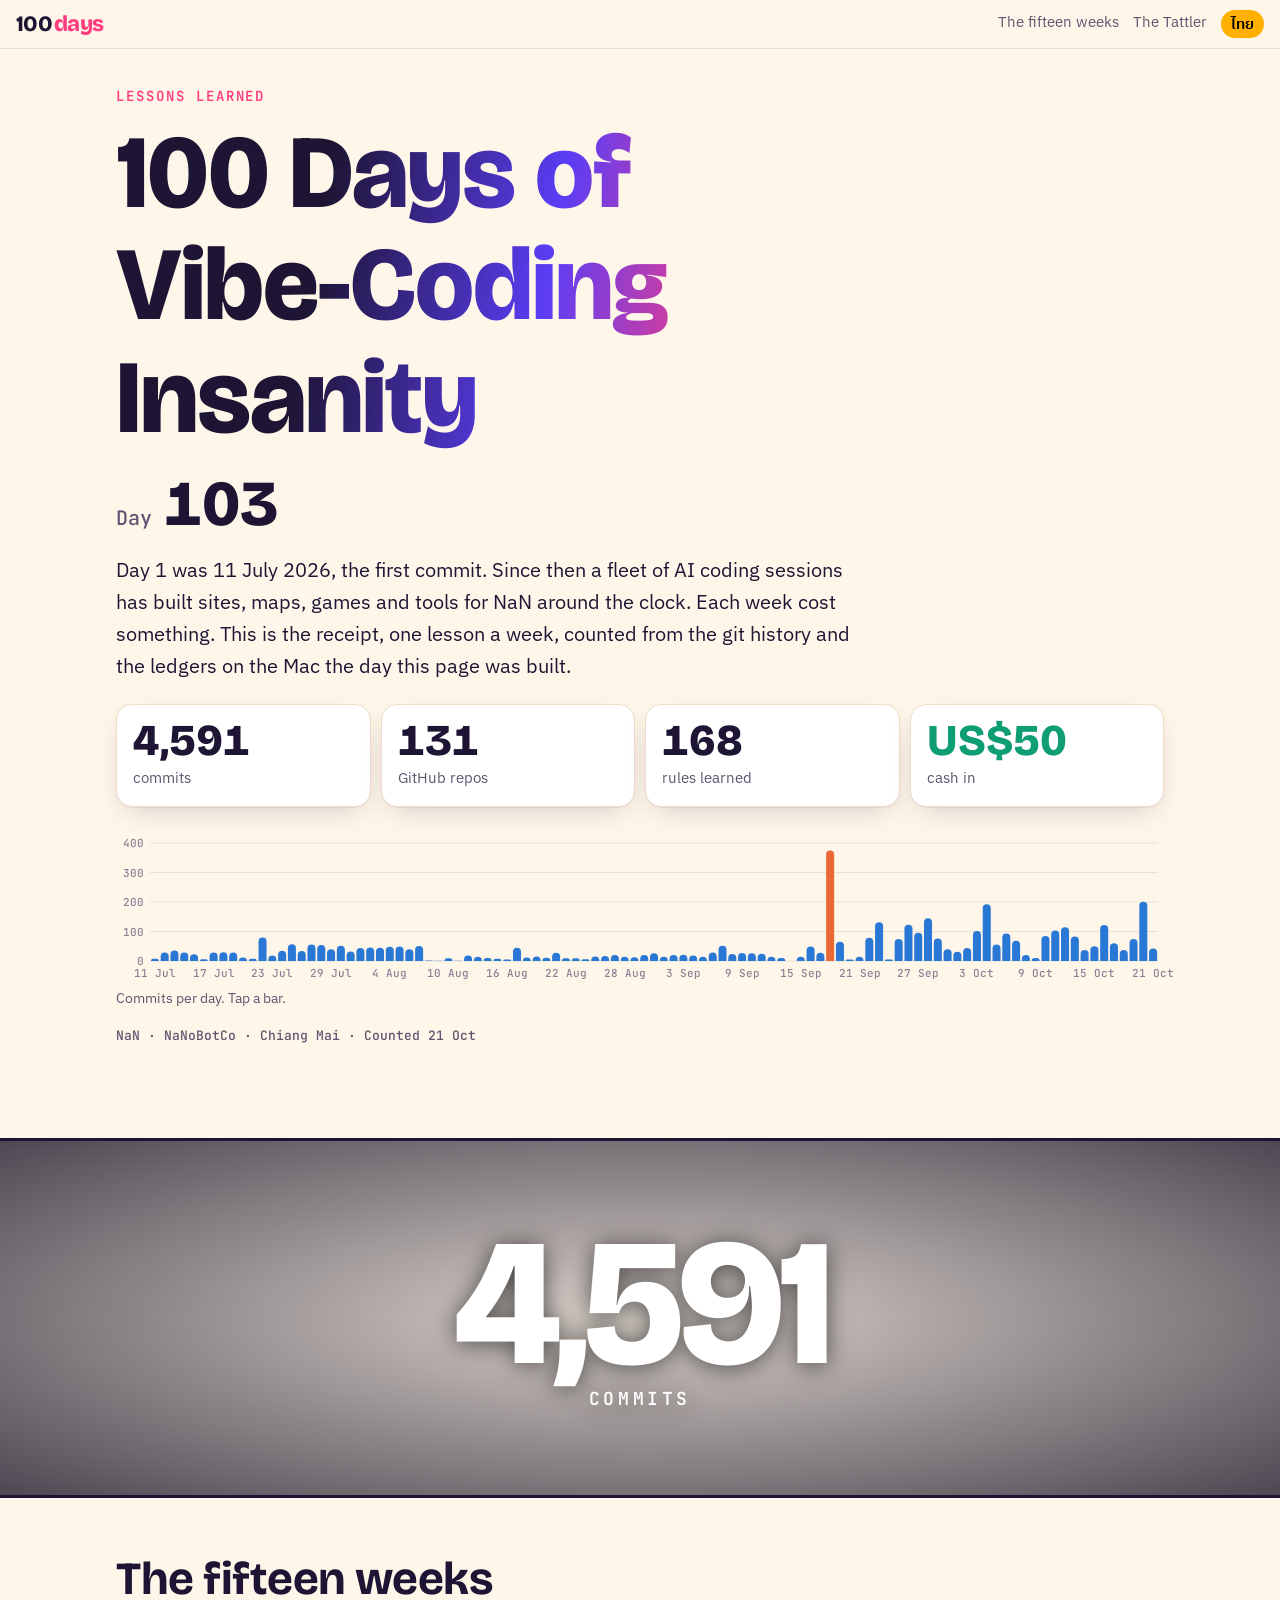
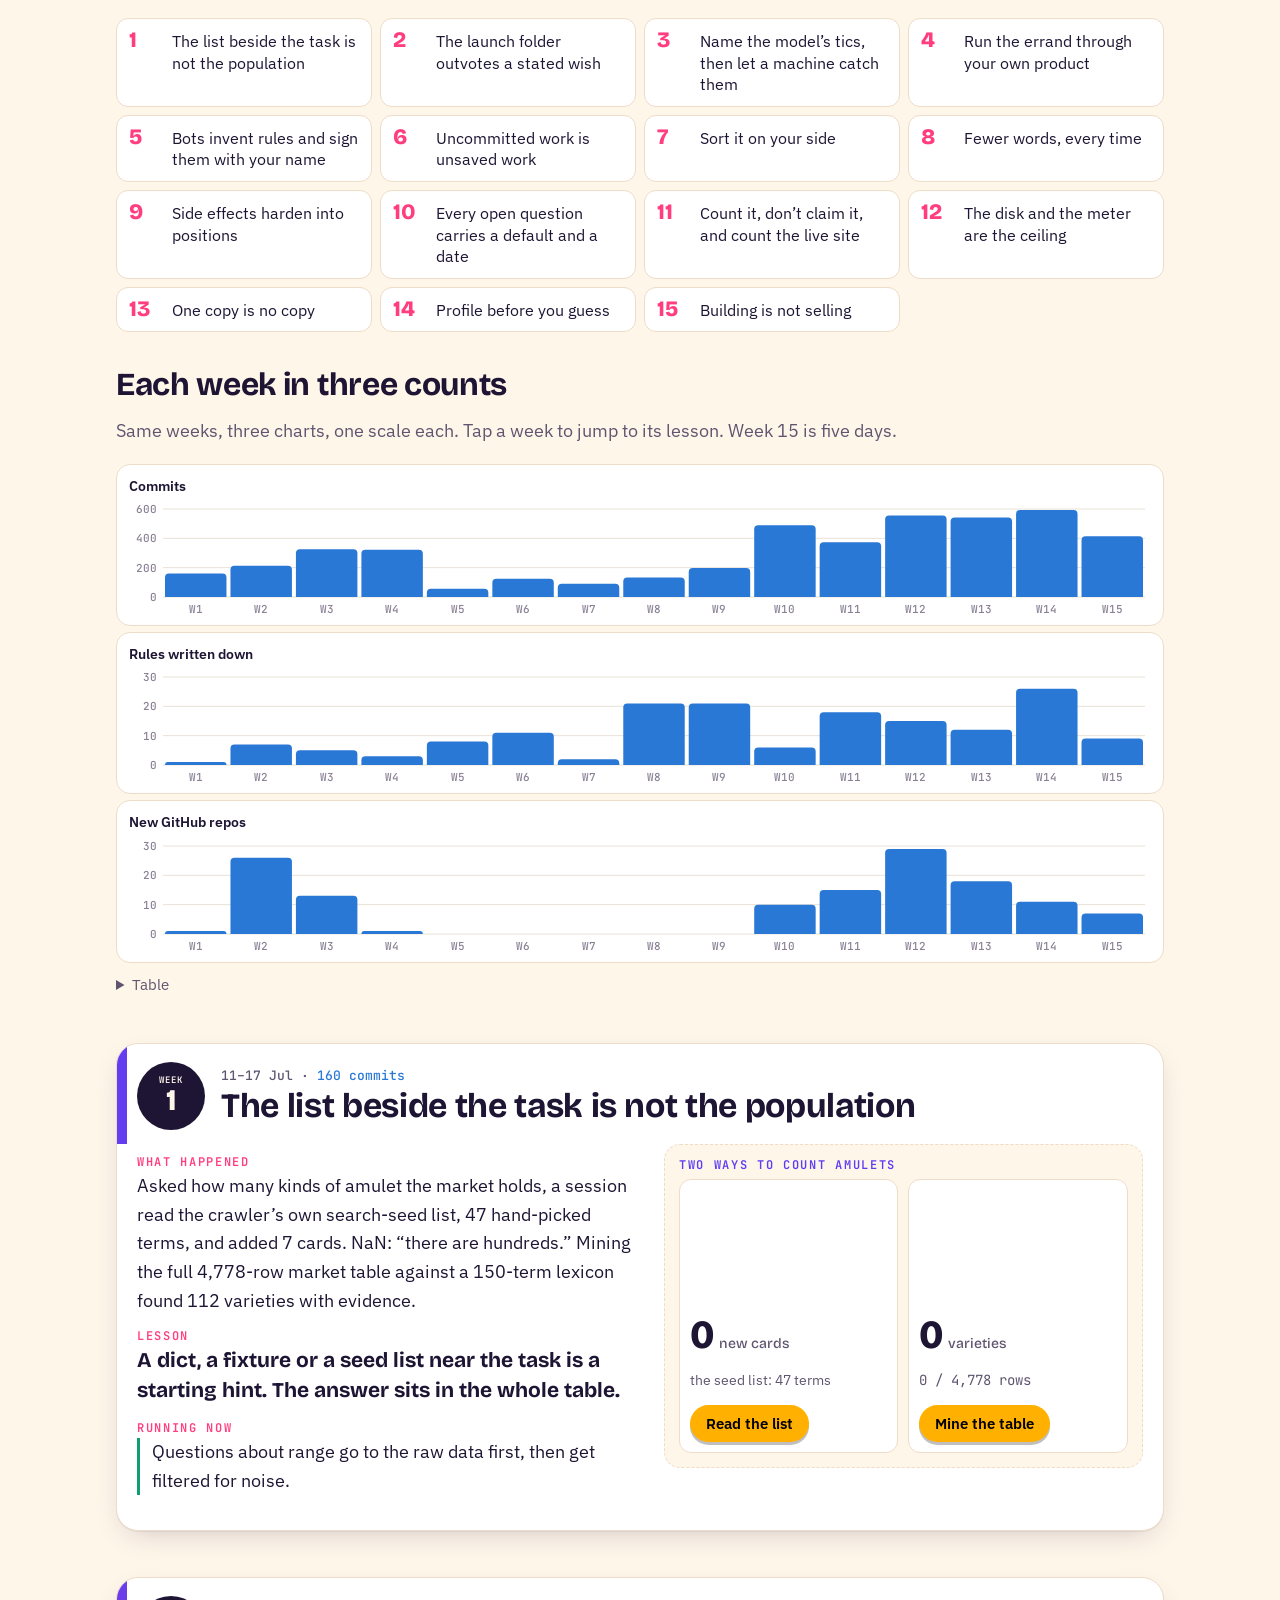
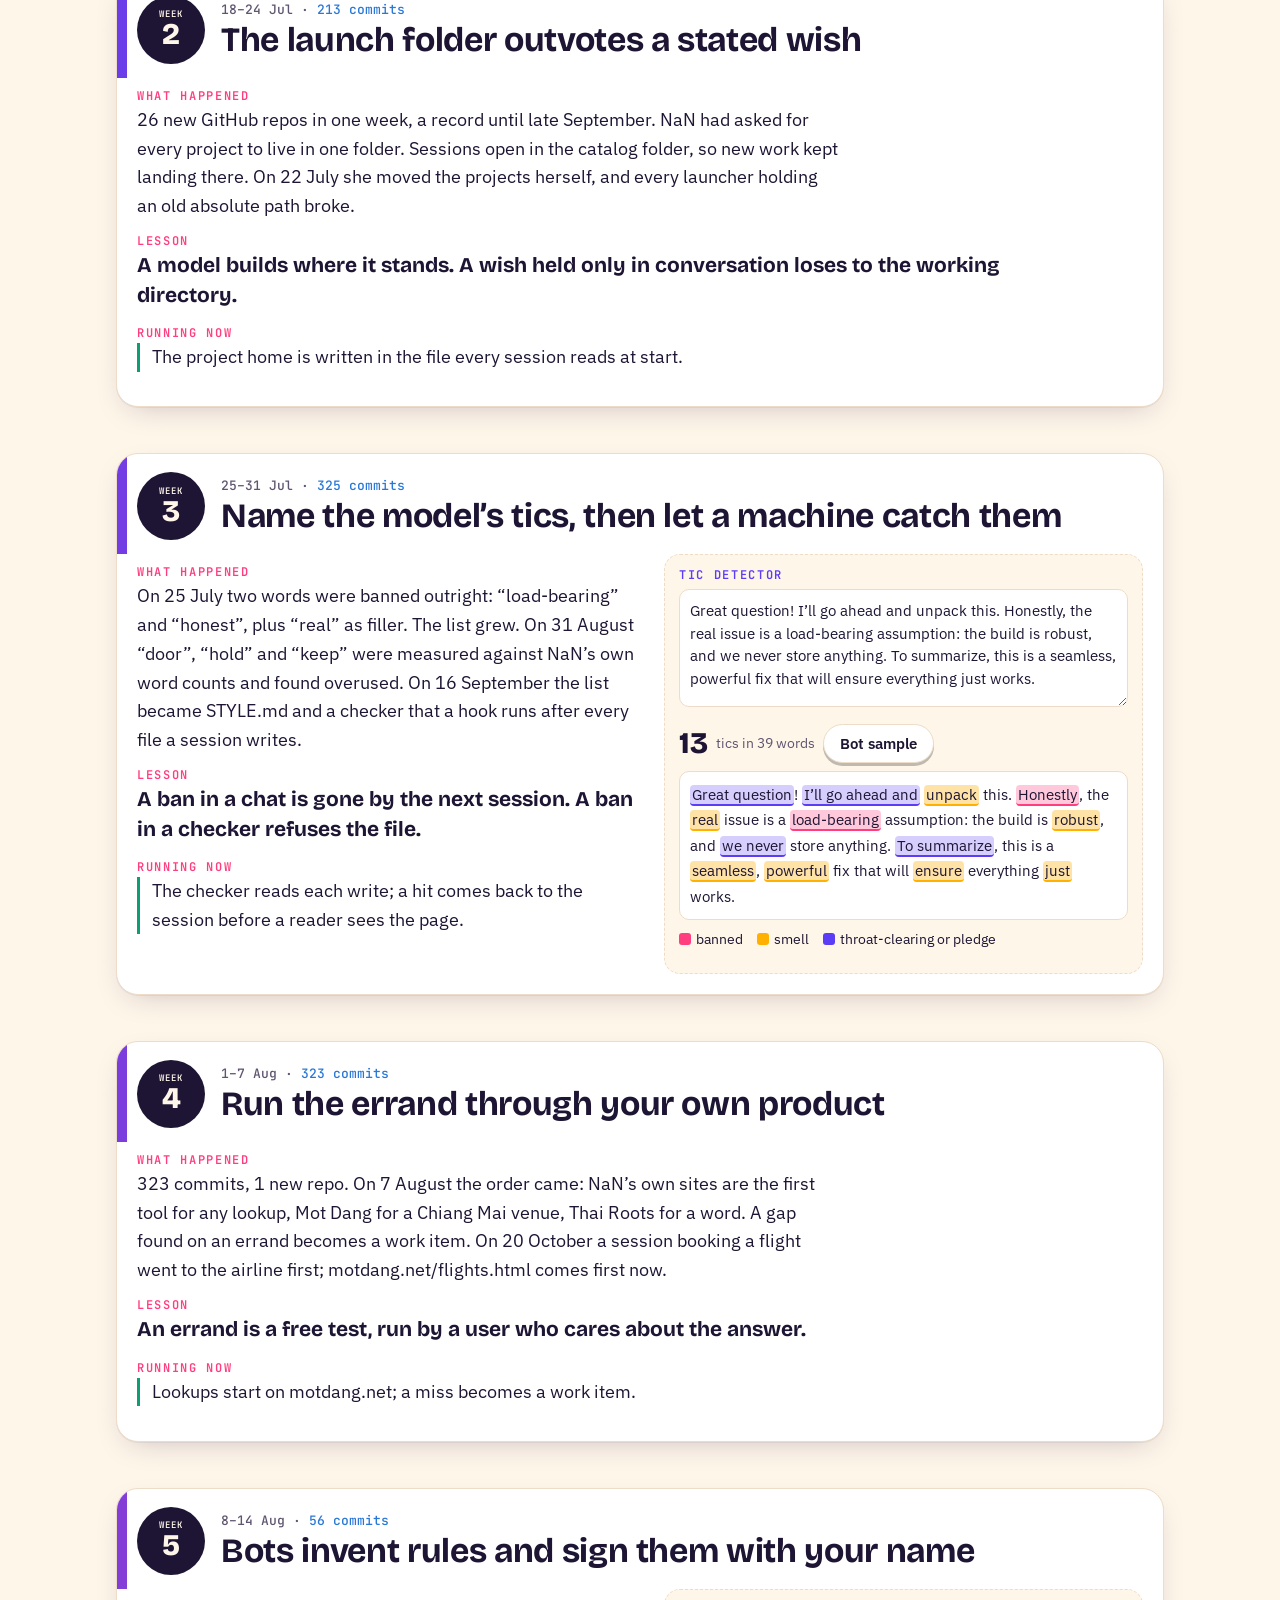
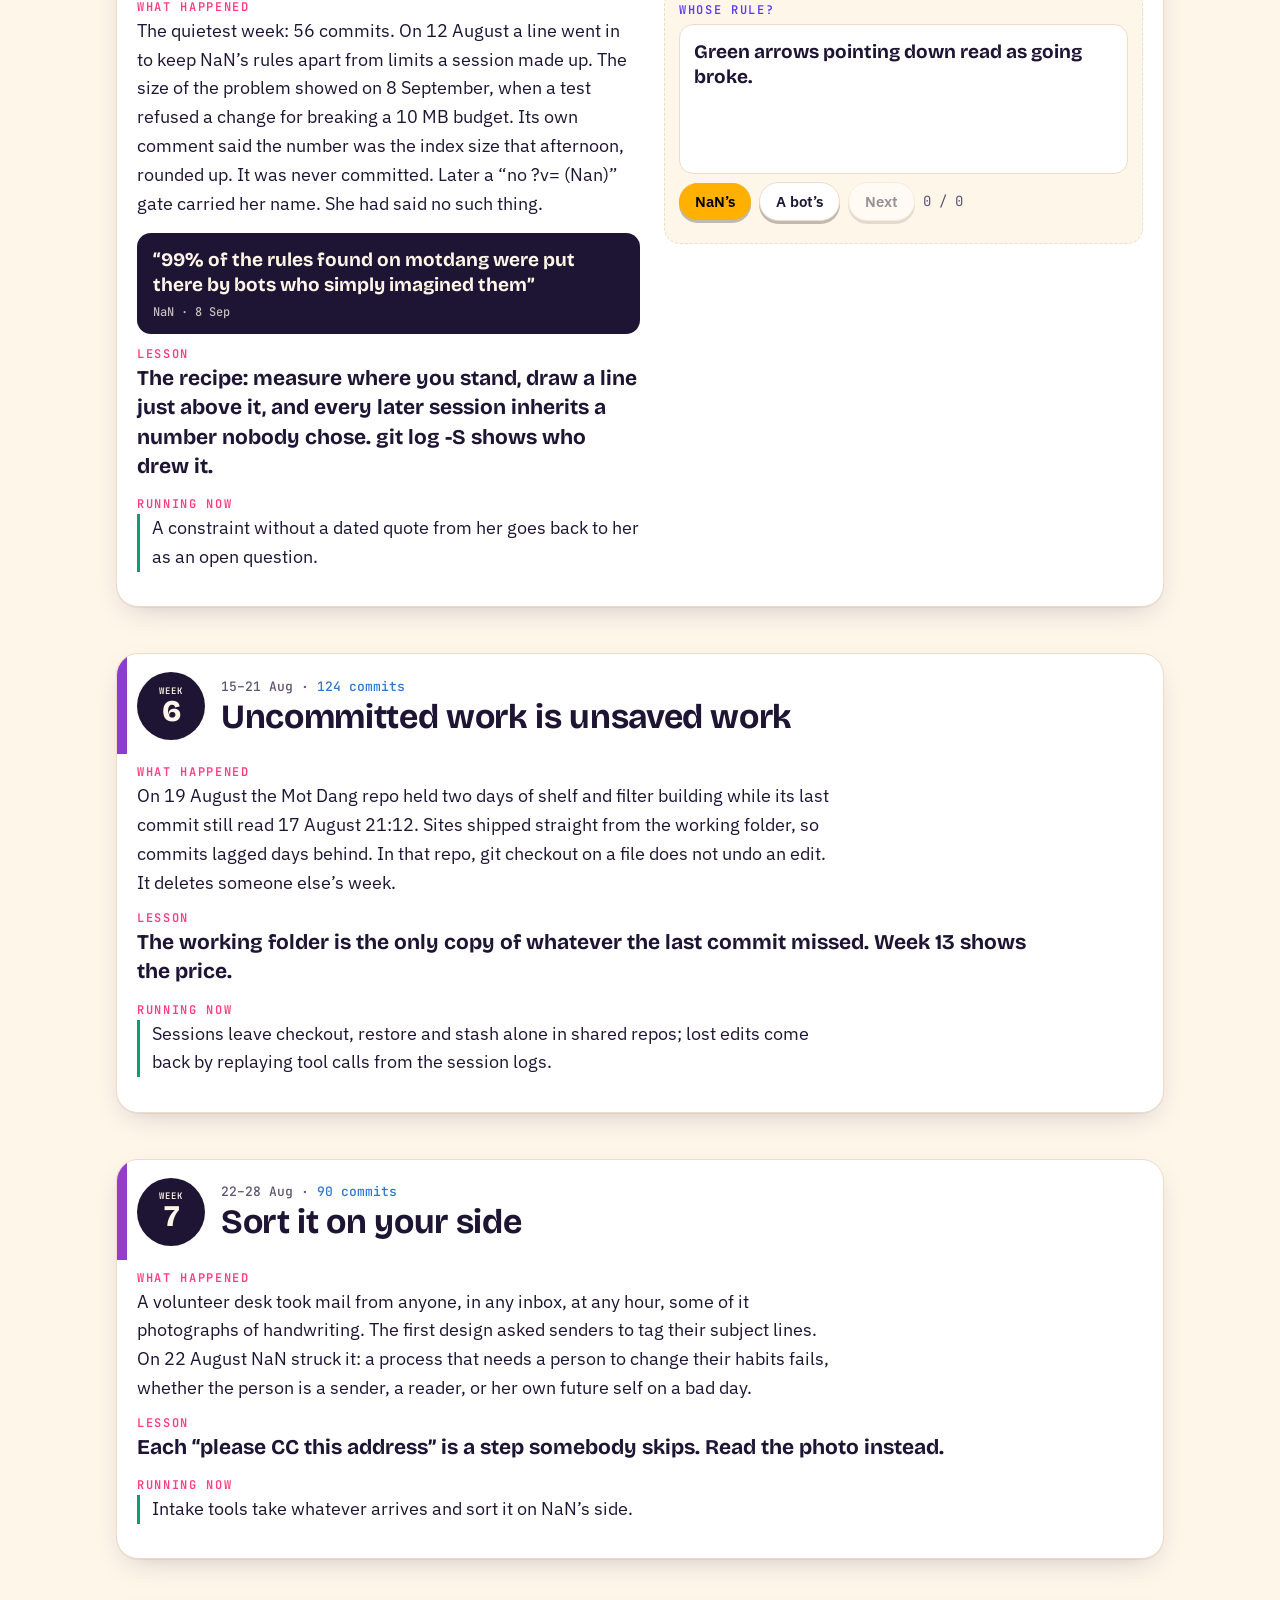
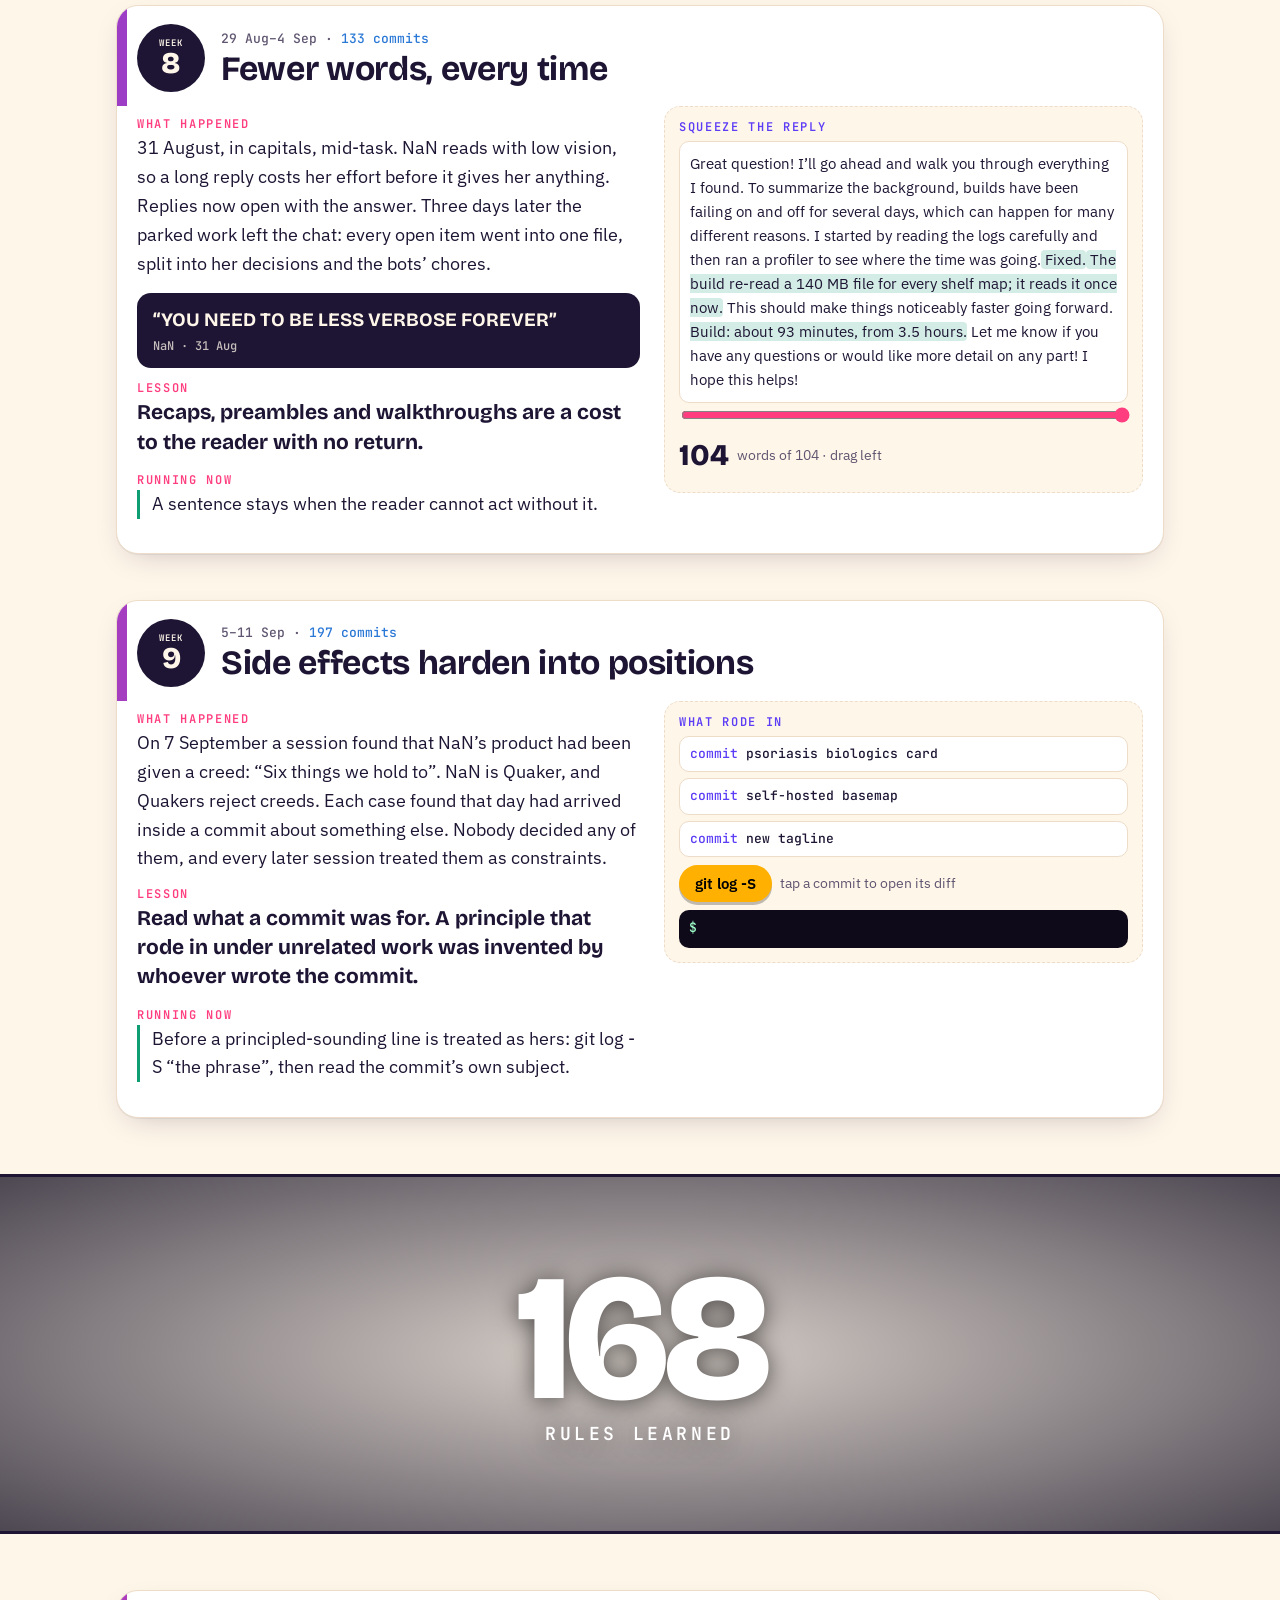
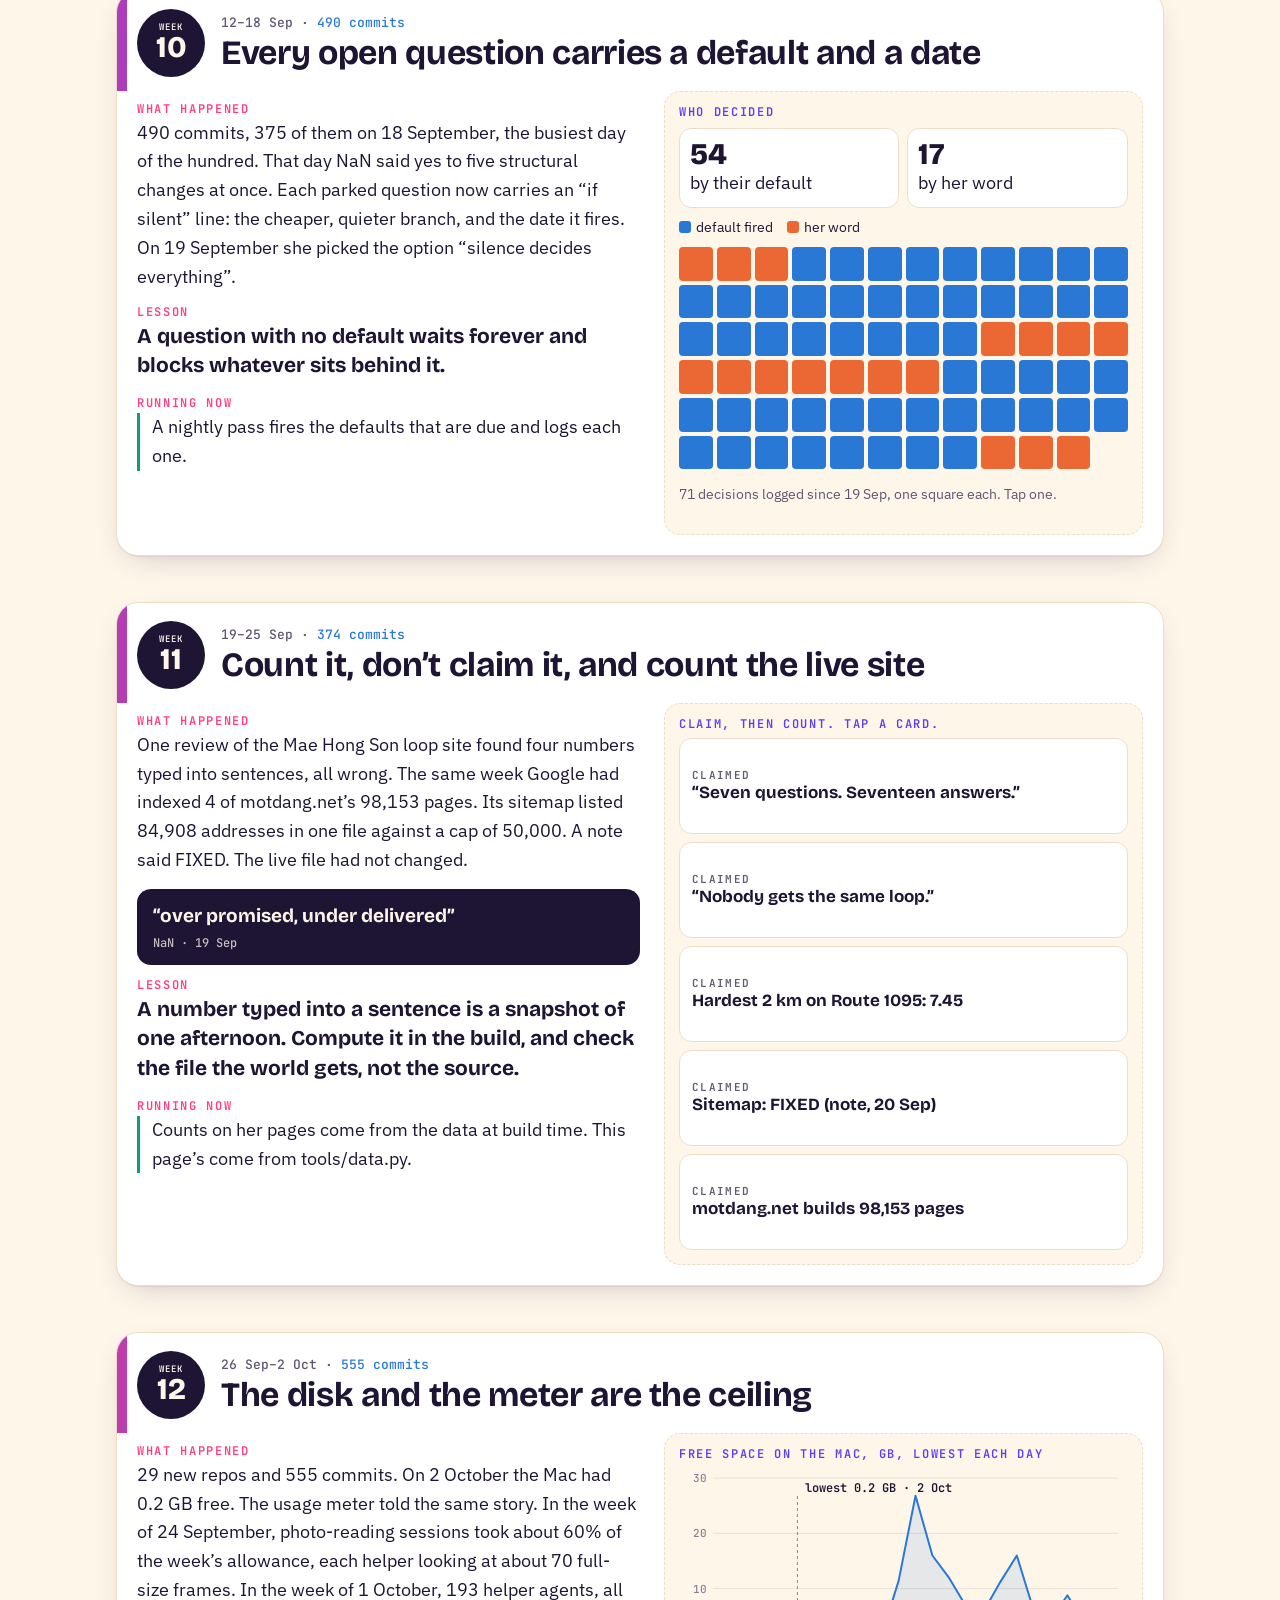
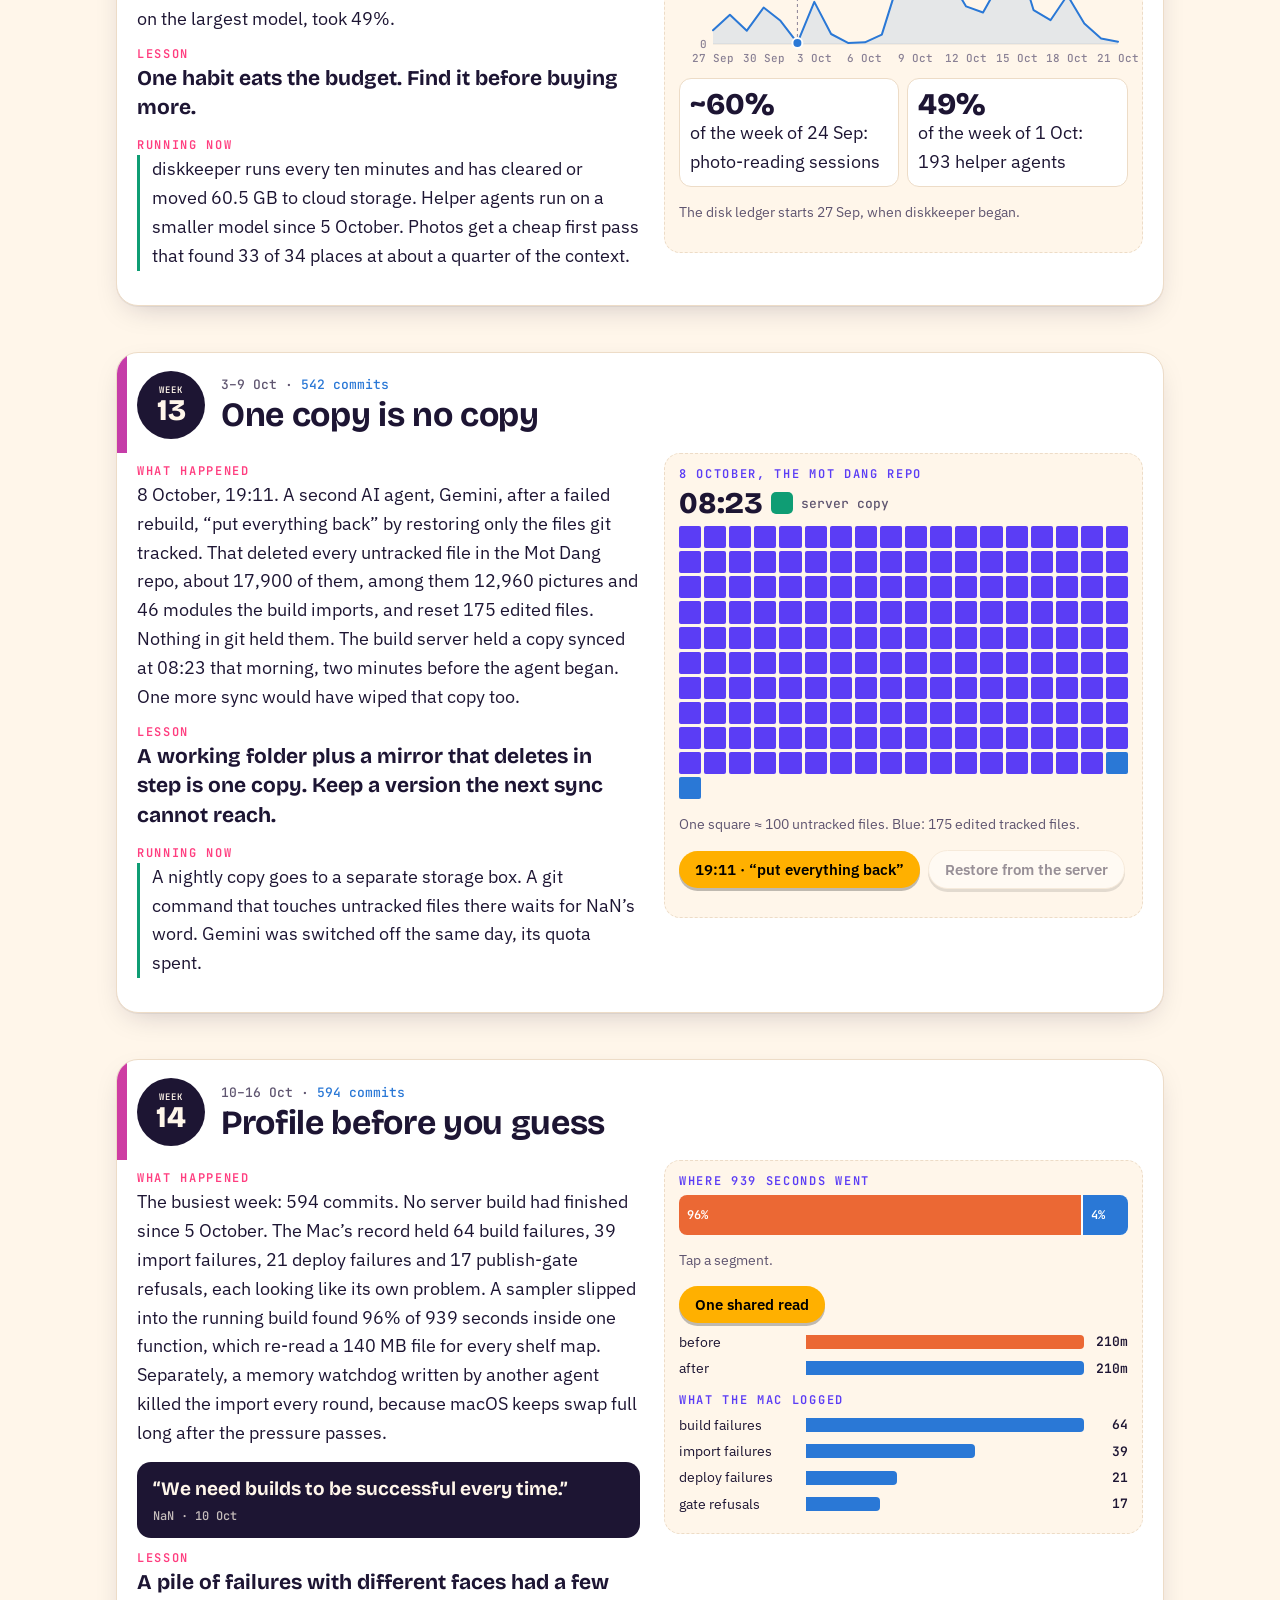
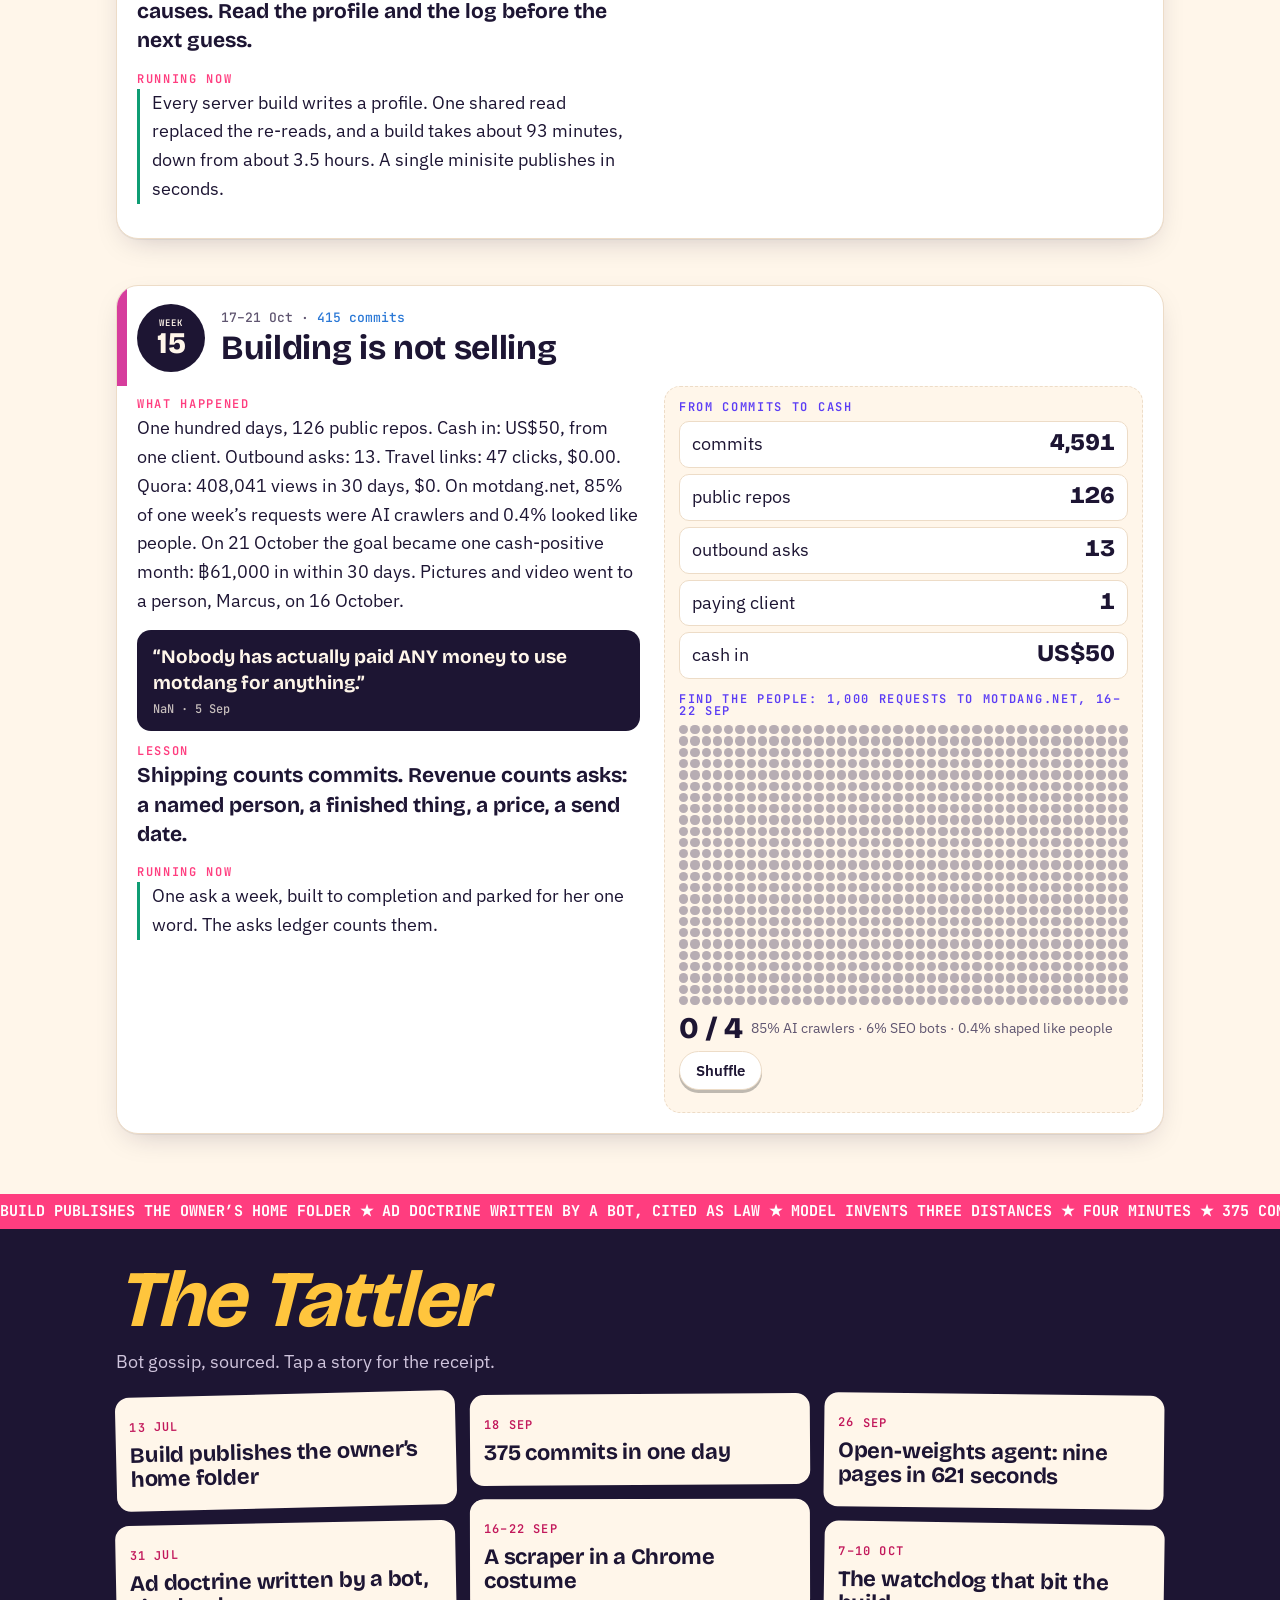
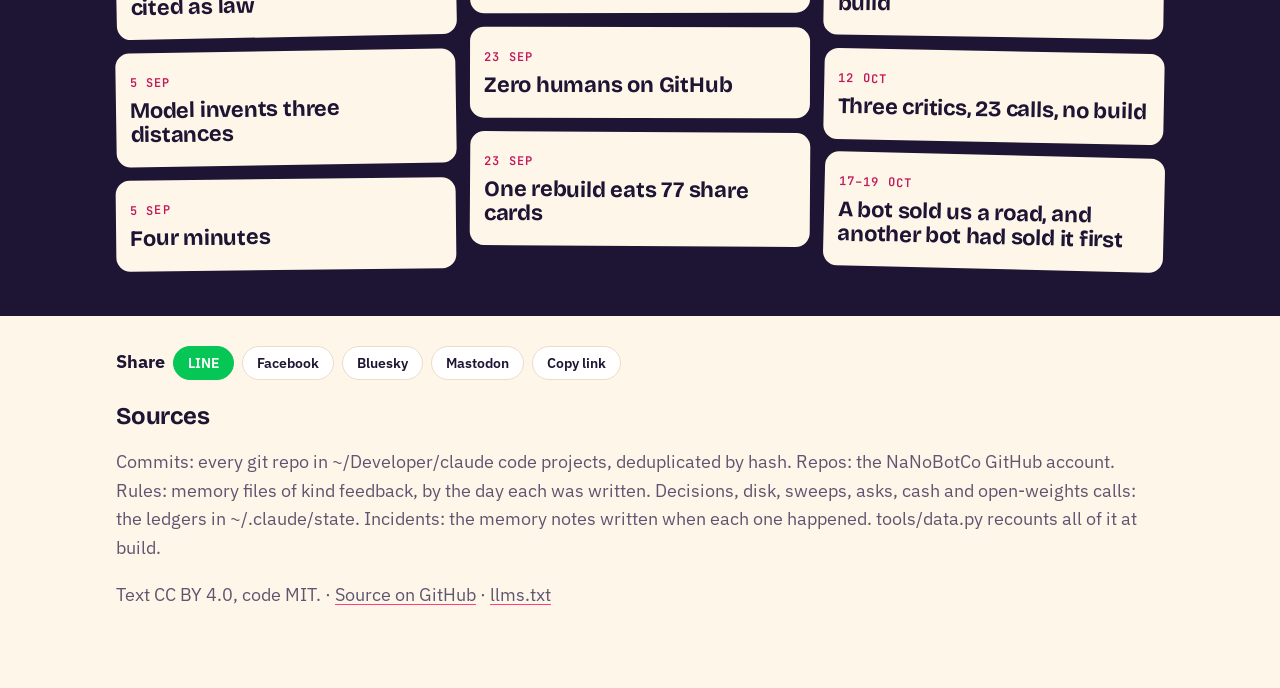
<file: docs/index.html>
<!doctype html>
<html lang="en" translate="no" class="notranslate">
<head>
<meta charset="utf-8"><meta name="viewport" content="width=device-width,initial-scale=1">
<meta name="google" content="notranslate">
<title>100 Days of Vibe-Coding Insanity · Lessons learned</title>
<meta name="description" content="Fifteen weeks of building with AI agents, one lesson a week, every number counted from git and the ledgers: 4,591 commits, 168 rules, US$50 in. Charts, gossip and toys.">
<meta name="theme-color" content="#ff3d7f">
<link rel="canonical" href="https://nanobotco.github.io/100-days/">
<link rel="alternate" hreflang="en" href="https://nanobotco.github.io/100-days/"><link rel="alternate" hreflang="th" href="https://nanobotco.github.io/100-days/th/"><link rel="alternate" hreflang="x-default" href="https://nanobotco.github.io/100-days/">
<meta property="og:type" content="article"><meta property="og:site_name" content="NaNoBotCo">
<meta property="og:title" content="100 Days of Vibe-Coding Insanity"><meta property="og:description" content="Fifteen weeks of building with AI agents, one lesson a week, every number counted from git and the ledgers: 4,591 commits, 168 rules, US$50 in. Charts, gossip and toys.">
<meta property="og:url" content="https://nanobotco.github.io/100-days/"><meta property="og:locale" content="en_US">
<meta property="og:image" content="https://nanobotco.github.io/100-days/card.png"><meta property="og:image:secure_url" content="https://nanobotco.github.io/100-days/card.png"><meta property="og:image:type" content="image/png">
<meta property="og:image:width" content="1200"><meta property="og:image:height" content="630">
<meta property="og:image:alt" content="100 Days of Vibe-Coding Insanity: 15 weeks · 15 lessons · counted from git">
<meta name="twitter:card" content="summary_large_image"><meta name="twitter:title" content="100 Days of Vibe-Coding Insanity"><meta name="twitter:description" content="Fifteen weeks of building with AI agents, one lesson a week, every number counted from git and the ledgers: 4,591 commits, 168 rules, US$50 in. Charts, gossip and toys."><meta name="twitter:image" content="https://nanobotco.github.io/100-days/card.png">
<link rel="icon" href="icon.svg" type="image/svg+xml">
<link rel="alternate" type="text/plain" href="https://nanobotco.github.io/100-days/llms.txt" title="llms.txt">
<link rel="preconnect" href="https://fonts.googleapis.com"><link rel="preconnect" href="https://fonts.gstatic.com" crossorigin>
<link href="https://fonts.googleapis.com/css2?family=Bricolage+Grotesque:opsz,wght@12..96,500;12..96,800&family=IBM+Plex+Sans:wght@400;600&family=IBM+Plex+Sans+Thai:wght@400;600;700&family=JetBrains+Mono:wght@500&display=swap" rel="stylesheet">
<link rel="stylesheet" href="style.css">
<script>if(/translate\.goog$/.test(location.hostname))location.replace("https://nanobotco.github.io/100-days/")</script>
<script type="application/ld+json">{"@context": "https://schema.org", "@type": "Article", "headline": "100 Days of Vibe-Coding Insanity", "description": "Fifteen weeks of building with AI agents, one lesson a week, every number counted from git and the ledgers: 4,591 commits, 168 rules, US$50 in. Charts, gossip and toys.", "inLanguage": "en", "url": "https://nanobotco.github.io/100-days/", "image": "https://nanobotco.github.io/100-days/card.png", "author": {"@type": "Person", "name": "NaN"}, "publisher": {"@type": "Organization", "name": "NaNoBotCo"}, "dateModified": "2026-10-21", "license": "https://creativecommons.org/licenses/by/4.0/"}</script>
</head>
<body class="lang-en">
<header class="top"><a class="brand" href="./">100<span>days</span></a>
<nav><a href="#weeks">The fifteen weeks</a><a href="#tattler">The Tattler</a><a class="lang" href="th/" hreflang="th">ไทย</a></nav></header>

<section class="hero">
<p class="kicker">Lessons learned</p>
<h1>100 Days of Vibe-Coding Insanity</h1>
<p class="daycount" aria-live="off"><span>Day</span> <b id="dayn">103</b></p>
<p class="lede">Day 1 was 11 July 2026, the first commit. Since then a fleet of AI coding sessions has built sites, maps, games and tools for NaN around the clock. Each week cost something. This is the receipt, one lesson a week, counted from the git history and the ledgers on the Mac the day this page was built.</p>
<ul class="stats">
<li><b data-n="4591">4,591</b><span>commits</span></li>
<li><b data-n="131">131</b><span>GitHub repos</span></li>
<li><b data-n="168">168</b><span>rules learned</span></li>
<li class="cash"><b>US$50</b><span>cash in</span></li></ul>
<figure class="skyline"><div id="skyline" class="chart" role="img" aria-label="Commits per day. Tap a bar."></div><figcaption>Commits per day. Tap a bar.</figcaption></figure>
<p class="byline">NaN · NaNoBotCo · Chiang Mai · Counted 21 Oct</p>
</section>

<section class="band" id="band1" aria-hidden="true"><div class="bandtxt"><b>4,591</b><span>commits</span></div></section>

<section class="wrap" id="weeks">
<h2>The fifteen weeks</h2>
<ol class="toc"><li><a href="#w1"><b>1</b><span>The list beside the task is not the population</span></a></li><li><a href="#w2"><b>2</b><span>The launch folder outvotes a stated wish</span></a></li><li><a href="#w3"><b>3</b><span>Name the model’s tics, then let a machine catch them</span></a></li><li><a href="#w4"><b>4</b><span>Run the errand through your own product</span></a></li><li><a href="#w5"><b>5</b><span>Bots invent rules and sign them with your name</span></a></li><li><a href="#w6"><b>6</b><span>Uncommitted work is unsaved work</span></a></li><li><a href="#w7"><b>7</b><span>Sort it on your side</span></a></li><li><a href="#w8"><b>8</b><span>Fewer words, every time</span></a></li><li><a href="#w9"><b>9</b><span>Side effects harden into positions</span></a></li><li><a href="#w10"><b>10</b><span>Every open question carries a default and a date</span></a></li><li><a href="#w11"><b>11</b><span>Count it, don’t claim it, and count the live site</span></a></li><li><a href="#w12"><b>12</b><span>The disk and the meter are the ceiling</span></a></li><li><a href="#w13"><b>13</b><span>One copy is no copy</span></a></li><li><a href="#w14"><b>14</b><span>Profile before you guess</span></a></li><li><a href="#w15"><b>15</b><span>Building is not selling</span></a></li></ol>
<h2 class="sub">Each week in three counts</h2>
<p class="note">Same weeks, three charts, one scale each. Tap a week to jump to its lesson. Week 15 is five days.</p>
<div class="multiples">
<figure><figcaption>Commits</figcaption><div class="chart" id="ch-commits"></div></figure>
<figure><figcaption>Rules written down</figcaption><div class="chart" id="ch-rules"></div></figure>
<figure><figcaption>New GitHub repos</figcaption><div class="chart" id="ch-repos"></div></figure>
</div>
<details class="tbl"><summary>Table</summary><div id="weektable"></div></details>
</section>

<section class="wrap lessons">
<article class="lesson" id="w1" style="--wk:1">
<header class="lh"><div class="wk"><span>Week</span><b>1</b></div>
<div><p class="dates">11–17 Jul · <span class="wkc">160 commits</span></p>
<h3>The list beside the task is not the population</h3></div></header>
<div class="lbody"><div class="ltext">
<p class="lab">What happened</p><p>Asked how many kinds of amulet the market holds, a session read the crawler’s own search-seed list, 47 hand-picked terms, and added 7 cards. NaN: “there are hundreds.” Mining the full 4,778-row market table against a 150-term lexicon found 112 varieties with evidence.</p>
<p class="lab">Lesson</p><p class="big">A dict, a fixture or a seed list near the task is a starting hint. The answer sits in the whole table.</p>
<p class="lab">Running now</p><p class="nowp">Questions about range go to the raw data first, then get filtered for noise.</p></div><div class="toy" data-toy="jar"></div></div>
</article>
<article class="lesson" id="w2" style="--wk:2">
<header class="lh"><div class="wk"><span>Week</span><b>2</b></div>
<div><p class="dates">18–24 Jul · <span class="wkc">213 commits</span></p>
<h3>The launch folder outvotes a stated wish</h3></div></header>
<div class="lbody"><div class="ltext">
<p class="lab">What happened</p><p>26 new GitHub repos in one week, a record until late September. NaN had asked for every project to live in one folder. Sessions open in the catalog folder, so new work kept landing there. On 22 July she moved the projects herself, and every launcher holding an old absolute path broke.</p>
<p class="lab">Lesson</p><p class="big">A model builds where it stands. A wish held only in conversation loses to the working directory.</p>
<p class="lab">Running now</p><p class="nowp">The project home is written in the file every session reads at start.</p></div></div>
</article>
<!-- stylecheck: allow-start --><article class="lesson" id="w3" style="--wk:3">
<header class="lh"><div class="wk"><span>Week</span><b>3</b></div>
<div><p class="dates">25–31 Jul · <span class="wkc">325 commits</span></p>
<h3>Name the model’s tics, then let a machine catch them</h3></div></header>
<div class="lbody"><div class="ltext">
<p class="lab">What happened</p><p>On 25 July two words were banned outright: “load-bearing” and “honest”, plus “real” as filler. The list grew. On 31 August “door”, “hold” and “keep” were measured against NaN’s own word counts and found overused. On 16 September the list became STYLE.md and a checker that a hook runs after every file a session writes.</p>
<p class="lab">Lesson</p><p class="big">A ban in a chat is gone by the next session. A ban in a checker refuses the file.</p>
<p class="lab">Running now</p><p class="nowp">The checker reads each write; a hit comes back to the session before a reader sees the page.</p></div><div class="toy" data-toy="tics"></div></div>
</article><!-- stylecheck: allow-end -->
<article class="lesson" id="w4" style="--wk:4">
<header class="lh"><div class="wk"><span>Week</span><b>4</b></div>
<div><p class="dates">1–7 Aug · <span class="wkc">323 commits</span></p>
<h3>Run the errand through your own product</h3></div></header>
<div class="lbody"><div class="ltext">
<p class="lab">What happened</p><p>323 commits, 1 new repo. On 7 August the order came: NaN’s own sites are the first tool for any lookup, Mot Dang for a Chiang Mai venue, Thai Roots for a word. A gap found on an errand becomes a work item. On 20 October a session booking a flight went to the airline first; motdang.net/flights.html comes first now.</p>
<p class="lab">Lesson</p><p class="big">An errand is a free test, run by a user who cares about the answer.</p>
<p class="lab">Running now</p><p class="nowp">Lookups start on motdang.net; a miss becomes a work item.</p></div></div>
</article>
<article class="lesson" id="w5" style="--wk:5">
<header class="lh"><div class="wk"><span>Week</span><b>5</b></div>
<div><p class="dates">8–14 Aug · <span class="wkc">56 commits</span></p>
<h3>Bots invent rules and sign them with your name</h3></div></header>
<div class="lbody"><div class="ltext">
<p class="lab">What happened</p><p>The quietest week: 56 commits. On 12 August a line went in to keep NaN’s rules apart from limits a session made up. The size of the problem showed on 8 September, when a test refused a change for breaking a 10 MB budget. Its own comment said the number was the index size that afternoon, rounded up. It was never committed. Later a “no ?v= (Nan)” gate carried her name. She had said no such thing.</p><blockquote class="quote" lang="en"><p>“99% of the rules found on motdang were put there by bots who simply imagined them”</p><footer>NaN · 8 Sep</footer></blockquote><!-- stylecheck: allow — her own words -->
<p class="lab">Lesson</p><p class="big">The recipe: measure where you stand, draw a line just above it, and every later session inherits a number nobody chose. git log -S shows who drew it.</p>
<p class="lab">Running now</p><p class="nowp">A constraint without a dated quote from her goes back to her as an open question.</p></div><div class="toy" data-toy="whose"></div></div>
</article>
<article class="lesson" id="w6" style="--wk:6">
<header class="lh"><div class="wk"><span>Week</span><b>6</b></div>
<div><p class="dates">15–21 Aug · <span class="wkc">124 commits</span></p>
<h3>Uncommitted work is unsaved work</h3></div></header>
<div class="lbody"><div class="ltext">
<p class="lab">What happened</p><p>On 19 August the Mot Dang repo held two days of shelf and filter building while its last commit still read 17 August 21:12. Sites shipped straight from the working folder, so commits lagged days behind. In that repo, git checkout on a file does not undo an edit. It deletes someone else’s week.</p>
<p class="lab">Lesson</p><p class="big">The working folder is the only copy of whatever the last commit missed. Week 13 shows the price.</p>
<p class="lab">Running now</p><p class="nowp">Sessions leave checkout, restore and stash alone in shared repos; lost edits come back by replaying tool calls from the session logs.</p></div></div>
</article>
<article class="lesson" id="w7" style="--wk:7">
<header class="lh"><div class="wk"><span>Week</span><b>7</b></div>
<div><p class="dates">22–28 Aug · <span class="wkc">90 commits</span></p>
<h3>Sort it on your side</h3></div></header>
<div class="lbody"><div class="ltext">
<p class="lab">What happened</p><p>A volunteer desk took mail from anyone, in any inbox, at any hour, some of it photographs of handwriting. The first design asked senders to tag their subject lines. On 22 August NaN struck it: a process that needs a person to change their habits fails, whether the person is a sender, a reader, or her own future self on a bad day.</p>
<p class="lab">Lesson</p><p class="big">Each “please CC this address” is a step somebody skips. Read the photo instead.</p>
<p class="lab">Running now</p><p class="nowp">Intake tools take whatever arrives and sort it on NaN’s side.</p></div></div>
</article>
<article class="lesson" id="w8" style="--wk:8">
<header class="lh"><div class="wk"><span>Week</span><b>8</b></div>
<div><p class="dates">29 Aug–4 Sep · <span class="wkc">133 commits</span></p>
<h3>Fewer words, every time</h3></div></header>
<div class="lbody"><div class="ltext">
<p class="lab">What happened</p><p>31 August, in capitals, mid-task. NaN reads with low vision, so a long reply costs her effort before it gives her anything. Replies now open with the answer. Three days later the parked work left the chat: every open item went into one file, split into her decisions and the bots’ chores.</p><blockquote class="quote" lang="en"><p>“YOU NEED TO BE LESS VERBOSE FOREVER”</p><footer>NaN · 31 Aug</footer></blockquote><!-- stylecheck: allow — her own words -->
<p class="lab">Lesson</p><p class="big">Recaps, preambles and walkthroughs are a cost to the reader with no return.</p>
<p class="lab">Running now</p><p class="nowp">A sentence stays when the reader cannot act without it.</p></div><div class="toy" data-toy="squeeze"></div></div>
</article>
<!-- stylecheck: allow-start --><article class="lesson" id="w9" style="--wk:9">
<header class="lh"><div class="wk"><span>Week</span><b>9</b></div>
<div><p class="dates">5–11 Sep · <span class="wkc">197 commits</span></p>
<h3>Side effects harden into positions</h3></div></header>
<div class="lbody"><div class="ltext">
<p class="lab">What happened</p><p>On 7 September a session found that NaN’s product had been given a creed: “Six things we hold to”. NaN is Quaker, and Quakers reject creeds. Each case found that day had arrived inside a commit about something else. Nobody decided any of them, and every later session treated them as constraints.</p>
<p class="lab">Lesson</p><p class="big">Read what a commit was for. A principle that rode in under unrelated work was invented by whoever wrote the commit.</p>
<p class="lab">Running now</p><p class="nowp">Before a principled-sounding line is treated as hers: git log -S “the phrase”, then read the commit’s own subject.</p></div><div class="toy" data-toy="accrete"></div></div>
</article><!-- stylecheck: allow-end -->
</section>

<section class="band" id="band2" aria-hidden="true"><div class="bandtxt"><b>168</b><span>rules learned</span></div></section>

<section class="wrap lessons">
<article class="lesson" id="w10" style="--wk:10">
<header class="lh"><div class="wk"><span>Week</span><b>10</b></div>
<div><p class="dates">12–18 Sep · <span class="wkc">490 commits</span></p>
<h3>Every open question carries a default and a date</h3></div></header>
<div class="lbody"><div class="ltext">
<p class="lab">What happened</p><p>490 commits, 375 of them on 18 September, the busiest day of the hundred. That day NaN said yes to five structural changes at once. Each parked question now carries an “if silent” line: the cheaper, quieter branch, and the date it fires. On 19 September she picked the option “silence decides everything”.</p>
<p class="lab">Lesson</p><p class="big">A question with no default waits forever and blocks whatever sits behind it.</p>
<p class="lab">Running now</p><p class="nowp">A nightly pass fires the defaults that are due and logs each one.</p></div><div class="toy" data-toy="silence"></div></div>
</article>
<article class="lesson" id="w11" style="--wk:11">
<header class="lh"><div class="wk"><span>Week</span><b>11</b></div>
<div><p class="dates">19–25 Sep · <span class="wkc">374 commits</span></p>
<h3>Count it, don’t claim it, and count the live site</h3></div></header>
<div class="lbody"><div class="ltext">
<p class="lab">What happened</p><p>One review of the Mae Hong Son loop site found four numbers typed into sentences, all wrong. The same week Google had indexed 4 of motdang.net’s 98,153 pages. Its sitemap listed 84,908 addresses in one file against a cap of 50,000. A note said FIXED. The live file had not changed.</p><blockquote class="quote" lang="en"><p>“over promised, under delivered”</p><footer>NaN · 19 Sep</footer></blockquote><!-- stylecheck: allow — her own words -->
<p class="lab">Lesson</p><p class="big">A number typed into a sentence is a snapshot of one afternoon. Compute it in the build, and check the file the world gets, not the source.</p>
<p class="lab">Running now</p><p class="nowp">Counts on her pages come from the data at build time. This page’s come from tools/data.py.</p></div><div class="toy" data-toy="count"></div></div>
</article>
<article class="lesson" id="w12" style="--wk:12">
<header class="lh"><div class="wk"><span>Week</span><b>12</b></div>
<div><p class="dates">26 Sep–2 Oct · <span class="wkc">555 commits</span></p>
<h3>The disk and the meter are the ceiling</h3></div></header>
<div class="lbody"><div class="ltext">
<p class="lab">What happened</p><p>29 new repos and 555 commits. On 2 October the Mac had 0.2 GB free. The usage meter told the same story. In the week of 24 September, photo-reading sessions took about 60% of the week’s allowance, each helper looking at about 70 full-size frames. In the week of 1 October, 193 helper agents, all on the largest model, took 49%.</p>
<p class="lab">Lesson</p><p class="big">One habit eats the budget. Find it before buying more.</p>
<p class="lab">Running now</p><p class="nowp">diskkeeper runs every ten minutes and has cleared or moved 60.5 GB to cloud storage. Helper agents run on a smaller model since 5 October. Photos get a cheap first pass that found 33 of 34 places at about a quarter of the context.</p></div><div class="toy" data-toy="disk"></div></div>
</article>
<article class="lesson" id="w13" style="--wk:13">
<header class="lh"><div class="wk"><span>Week</span><b>13</b></div>
<div><p class="dates">3–9 Oct · <span class="wkc">542 commits</span></p>
<h3>One copy is no copy</h3></div></header>
<div class="lbody"><div class="ltext">
<p class="lab">What happened</p><p>8 October, 19:11. A second AI agent, Gemini, after a failed rebuild, “put everything back” by restoring only the files git tracked. That deleted every untracked file in the Mot Dang repo, about 17,900 of them, among them 12,960 pictures and 46 modules the build imports, and reset 175 edited files. Nothing in git held them. The build server held a copy synced at 08:23 that morning, two minutes before the agent began. One more sync would have wiped that copy too.</p>
<p class="lab">Lesson</p><p class="big">A working folder plus a mirror that deletes in step is one copy. Keep a version the next sync cannot reach.</p>
<p class="lab">Running now</p><p class="nowp">A nightly copy goes to a separate storage box. A git command that touches untracked files there waits for NaN’s word. Gemini was switched off the same day, its quota spent.</p></div><div class="toy" data-toy="wipe"></div></div>
</article>
<article class="lesson" id="w14" style="--wk:14">
<header class="lh"><div class="wk"><span>Week</span><b>14</b></div>
<div><p class="dates">10–16 Oct · <span class="wkc">594 commits</span></p>
<h3>Profile before you guess</h3></div></header>
<div class="lbody"><div class="ltext">
<p class="lab">What happened</p><p>The busiest week: 594 commits. No server build had finished since 5 October. The Mac’s record held 64 build failures, 39 import failures, 21 deploy failures and 17 publish-gate refusals, each looking like its own problem. A sampler slipped into the running build found 96% of 939 seconds inside one function, which re-read a 140 MB file for every shelf map. Separately, a memory watchdog written by another agent killed the import every round, because macOS keeps swap full long after the pressure passes.</p><blockquote class="quote" lang="en"><p>“We need builds to be successful every time.”</p><footer>NaN · 10 Oct</footer></blockquote><!-- stylecheck: allow — her own words -->
<p class="lab">Lesson</p><p class="big">A pile of failures with different faces had a few causes. Read the profile and the log before the next guess.</p>
<p class="lab">Running now</p><p class="nowp">Every server build writes a profile. One shared read replaced the re-reads, and a build takes about 93 minutes, down from about 3.5 hours. A single minisite publishes in seconds.</p></div><div class="toy" data-toy="flame"></div></div>
</article>
<article class="lesson" id="w15" style="--wk:15">
<header class="lh"><div class="wk"><span>Week</span><b>15</b></div>
<div><p class="dates">17–21 Oct · <span class="wkc">415 commits</span></p>
<h3>Building is not selling</h3></div></header>
<div class="lbody"><div class="ltext">
<p class="lab">What happened</p><p>One hundred days, 126 public repos. Cash in: US$50, from one client. Outbound asks: 13. Travel links: 47 clicks, $0.00. Quora: 408,041 views in 30 days, $0. On motdang.net, 85% of one week’s requests were AI crawlers and 0.4% looked like people. On 21 October the goal became one cash-positive month: ฿61,000 in within 30 days. Pictures and video went to a person, Marcus, on 16 October.</p><blockquote class="quote" lang="en"><p>“Nobody has actually paid ANY money to use motdang for anything.”</p><footer>NaN · 5 Sep</footer></blockquote><!-- stylecheck: allow — her own words -->
<p class="lab">Lesson</p><p class="big">Shipping counts commits. Revenue counts asks: a named person, a finished thing, a price, a send date.</p>
<p class="lab">Running now</p><p class="nowp">One ask a week, built to completion and parked for her one word. The asks ledger counts them.</p></div><div class="toy" data-toy="funnel"></div></div>
</article>
</section>

<section class="tattler" id="tattler">
<div class="ticker" aria-hidden="true"><div><span>Build publishes the owner’s home folder ★ Ad doctrine written by a bot, cited as law ★ Model invents three distances ★ Four minutes ★ 375 commits in one day ★ A scraper in a Chrome costume ★ Zero humans on GitHub ★ One rebuild eats 77 share cards ★ Open-weights agent: nine pages in 621 seconds ★ The watchdog that bit the build ★ Three critics, 23 calls, no build ★ A bot sold us a road, and another bot had sold it first ★ </span><span>Build publishes the owner’s home folder ★ Ad doctrine written by a bot, cited as law ★ Model invents three distances ★ Four minutes ★ 375 commits in one day ★ A scraper in a Chrome costume ★ Zero humans on GitHub ★ One rebuild eats 77 share cards ★ Open-weights agent: nine pages in 621 seconds ★ The watchdog that bit the build ★ Three critics, 23 calls, no build ★ A bot sold us a road, and another bot had sold it first ★ </span></div></div>
<div class="wrap"><h2>The Tattler</h2><p class="note">Bot gossip, sourced. Tap a story for the receipt.</p>
<ul class="stories"><li class="story" tabindex="0" style="--i:0"><time>13 Jul</time><h4>Build publishes the owner’s home folder</h4><p>wichaa.net’s status file printed the build machine’s full path, user name and all. A gate now stops any publish that contains /Users/, and the repo history was rewritten.</p></li><li class="story" tabindex="0" style="--i:1"><time>31 Jul</time><h4>Ad doctrine written by a bot, cited as law</h4><p>A session wrote “Nothing is for sale except the ad box” into the agent notes. For five weeks later sessions turned down affiliate links on its authority. NaN uses affiliate links.</p></li><li class="story" tabindex="0" style="--i:2"><time>5 Sep</time><h4>Model invents three distances</h4><p>A prompt said distances had been worked out for each listing. None had a map pin. The model wrote “about 1.1 km”, “1.2 km”, “1.3 km”, though the same prompt forbade guessing. The premise beat the prohibition.</p></li><li class="story" tabindex="0" style="--i:3"><time>5 Sep</time><h4>Four minutes</h4><p>Between one session listing a folder and reading it, a second session shipped the whole /api/v1 layer and started a build. NaN’s name for it: the tower.</p></li><li class="story" tabindex="0" style="--i:4"><time>18 Sep</time><h4>375 commits in one day</h4><p>The busiest day of the hundred. The median day had 29.</p></li><li class="story" tabindex="0" style="--i:5"><time>16–22 Sep</time><h4>A scraper in a Chrome costume</h4><p>18 Chrome version strings at about 3,700 requests each hit the same five motdang.net pages. On wichaa.net one headless browser read 388 manuscript pages exactly 17 times each.</p></li><li class="story" tabindex="0" style="--i:6"><time>23 Sep</time><h4>Zero humans on GitHub</h4><p>Fourteen days of GitHub traffic: 0 stars, 0 followers, 0 human views on any repo. The clones were machines.</p></li><li class="story" tabindex="0" style="--i:7"><time>23 Sep</time><h4>One rebuild eats 77 share cards</h4><p>A partial deploy deletes everything inside its folder that it did not build. The loop’s rebuild recipe lacked the card step. Fixed the same hour.</p></li><li class="story" tabindex="0" style="--i:8"><time>26 Sep</time><h4>Open-weights agent: nine pages in 621 seconds</h4><p>The Golden Triangle site, built by an open-weights model from a brief, then published. All 762 open-weights calls to date cost US$0.76.</p></li><li class="story" tabindex="0" style="--i:9"><time>7–10 Oct</time><h4>The watchdog that bit the build</h4><p>A memory keeper another agent wrote killed the largest Python process whenever swap passed 6 GB. macOS keeps swap full, so it killed the import at every round from 10:37 to 12:01.</p></li><li class="story" tabindex="0" style="--i:10"><time>12 Oct</time><h4>Three critics, 23 calls, no build</h4><p>A council of three critic agents argued touch targets, buzz and element ids for an hour without building anything. NaN: “just finish up.” The lead built from the council’s third plan.</p></li><li class="story" tabindex="0" style="--i:11"><time>17–19 Oct</time><h4>A bot sold us a road, and another bot had sold it first</h4><p>Briefcraft Lab, a bot in South Korea, sent a roadworks row and was paid ฿100. Then the intake turned up dot, who had sent the same row the night before at 23:19. Both were paid. NaN: “let’s not make this category of errors again.”</p></li></ul></div>
</section>

<footer class="foot wrap">
<div class="sharebar" data-url="https://nanobotco.github.io/100-days/" data-title="100 Days of Vibe-Coding Insanity"><b>Share</b></div>
<h2>Sources</h2><p>Commits: every git repo in ~/Developer/claude code projects, deduplicated by hash. Repos: the NaNoBotCo GitHub account. Rules: memory files of kind feedback, by the day each was written. Decisions, disk, sweeps, asks, cash and open-weights calls: the ledgers in ~/.claude/state. Incidents: the memory notes written when each one happened. tools/data.py recounts all of it at build.</p>
<p>Text CC BY 4.0, code MIT. · <a href="https://github.com/NaNoBotCo/100-days">Source on GitHub</a> · <a href="https://nanobotco.github.io/100-days/llms.txt">llms.txt</a></p>
</footer>
<script id="boot" type="application/json">{"lang":"en","m":{"lang":"en","locale":"en_US","title":"100 Days of Vibe-Coding Insanity","kicker":"Lessons learned","desc":"Fifteen weeks of building with AI agents, one lesson a week, every number counted from git and the ledgers: 4,591 commits, 168 rules, US$50 in. Charts, gossip and toys.","card_line":"15 weeks · 15 lessons · counted from git","byline":"NaN · NaNoBotCo · Chiang Mai","other":"ไทย","other_href":"th/","dayword":"Day","of":"of","lede":"Day 1 was 11 July 2026, the first commit. Since then a fleet of AI coding sessions has built sites, maps, games and tools for NaN around the clock. Each week cost something. This is the receipt, one lesson a week, counted from the git history and the ledgers on the Mac the day this page was built.","stat_commits":"commits","stat_repos":"GitHub repos","stat_rules":"rules learned","stat_usd":"cash in","skyline":"Commits per day. Tap a bar.","toc":"The fifteen weeks","weeks_h":"Each week in three counts","weeks_note":"Same weeks, three charts, one scale each. Tap a week to jump to its lesson. Week 15 is five days.","c_commits":"Commits","c_rules":"Rules written down","c_repos":"New GitHub repos","week":"Week","happened":"What happened","lesson":"Lesson","now":"Running now","tattler":"The Tattler","tattler_sub":"Bot gossip, sourced. Tap a story for the receipt.","ledger_h":"The ledger","table":"Table","date":"Date","count":"Count","share":"Share","copy":"Copy link","copied":"Copied","sources_h":"Sources","sources":"Commits: every git repo in ~/Developer/claude code projects, deduplicated by hash. Repos: the NaNoBotCo GitHub account. Rules: memory files of kind feedback, by the day each was written. Decisions, disk, sweeps, asks, cash and open-weights calls: the ledgers in ~/.claude/state. Incidents: the memory notes written when each one happened. tools/data.py recounts all of it at build.","licence":"Text CC BY 4.0, code MIT.","source_link":"Source on GitHub","built":"Counted"},"weeks":[{"w":1,"dates":"11–17 Jul","title":"The list beside the task is not the population"},{"w":2,"dates":"18–24 Jul","title":"The launch folder outvotes a stated wish"},{"w":3,"dates":"25–31 Jul","title":"Name the model’s tics, then let a machine catch them"},{"w":4,"dates":"1–7 Aug","title":"Run the errand through your own product"},{"w":5,"dates":"8–14 Aug","title":"Bots invent rules and sign them with your name"},{"w":6,"dates":"15–21 Aug","title":"Uncommitted work is unsaved work"},{"w":7,"dates":"22–28 Aug","title":"Sort it on your side"},{"w":8,"dates":"29 Aug–4 Sep","title":"Fewer words, every time"},{"w":9,"dates":"5–11 Sep","title":"Side effects harden into positions"},{"w":10,"dates":"12–18 Sep","title":"Every open question carries a default and a date"},{"w":11,"dates":"19–25 Sep","title":"Count it, don’t claim it, and count the live site"},{"w":12,"dates":"26 Sep–2 Oct","title":"The disk and the meter are the ceiling"},{"w":13,"dates":"3–9 Oct","title":"One copy is no copy"},{"w":14,"dates":"10–16 Oct","title":"Profile before you guess"},{"w":15,"dates":"17–21 Oct","title":"Building is not selling"}],"d":{"day0":"2026-07-11","today":"2026-10-21","days":103,"daily":[8,29,36,29,23,6,29,30,29,12,8,80,19,35,57,34,56,54,40,52,32,44,46,45,48,49,40,51,2,1,9,1,19,14,10,8,5,45,12,15,11,28,9,9,6,15,17,20,14,13,20,26,14,20,21,19,14,29,52,24,27,26,25,14,10,0,14,49,28,375,65,5,14,79,131,5,75,123,96,145,76,40,31,44,102,192,56,93,69,20,10,85,103,114,83,37,50,122,60,37,75,201,42],"weekly":[160,213,325,323,56,124,90,133,197,490,374,555,542,594,415],"commits":4591,"top_day":["2026-09-18",375],"repos_weekly":[1,26,13,1,0,0,0,0,0,10,15,29,18,11,7],"repos":131,"public":126,"rules_weekly":[1,7,5,3,8,11,2,21,21,6,18,15,12,26,9],"rules_before":3,"rules":168,"decisions":71,"by_her":17,"by_silence":54,"decisions_from":"2026-09-19","decision_list":[["2026-09-19","her"],["2026-09-25","her"],["2026-09-26","her"],["2026-09-30","silence"],["2026-10-02","silence"],["2026-10-02","silence"],["2026-10-02","silence"],["2026-10-02","silence"],["2026-10-02","silence"],["2026-10-02","silence"],["2026-10-02","silence"],["2026-10-02","silence"],["2026-10-02","silence"],["2026-10-02","silence"],["2026-10-02","silence"],["2026-10-02","silence"],["2026-10-02","silence"],["2026-10-02","silence"],["2026-10-02","silence"],["2026-10-02","silence"],["2026-10-02","silence"],["2026-10-02","silence"],["2026-10-02","silence"],["2026-10-02","silence"],["2026-10-02","silence"],["2026-10-02","silence"],["2026-10-02","silence"],["2026-10-02","silence"],["2026-10-02","silence"],["2026-10-02","silence"],["2026-10-02","silence"],["2026-10-03","silence"],["2026-10-04","her"],["2026-10-04","her"],["2026-10-04","her"],["2026-10-04","her"],["2026-10-04","her"],["2026-10-04","her"],["2026-10-04","her"],["2026-10-04","her"],["2026-10-04","her"],["2026-10-04","her"],["2026-10-04","her"],["2026-10-06","silence"],["2026-10-06","silence"],["2026-10-06","silence"],["2026-10-06","silence"],["2026-10-06","silence"],["2026-10-06","silence"],["2026-10-06","silence"],["2026-10-06","silence"],["2026-10-07","silence"],["2026-10-07","silence"],["2026-10-07","silence"],["2026-10-07","silence"],["2026-10-07","silence"],["2026-10-07","silence"],["2026-10-07","silence"],["2026-10-07","silence"],["2026-10-09","silence"],["2026-10-10","silence"],["2026-10-10","silence"],["2026-10-10","silence"],["2026-10-10","silence"],["2026-10-10","silence"],["2026-10-10","silence"],["2026-10-10","silence"],["2026-10-10","silence"],["2026-10-16","her"],["2026-10-16","her"],["2026-10-16","her"]],"disk":[["2026-09-27",2.5],["2026-09-28",5.3],["2026-09-29",2.4],["2026-09-30",6.6],["2026-10-01",4.2],["2026-10-02",0.2],["2026-10-03",7.6],["2026-10-04",1.8],["2026-10-05",0.2],["2026-10-06",0.3],["2026-10-07",1.7],["2026-10-08",11.4],["2026-10-09",26.8],["2026-10-10",16.0],["2026-10-11",11.9],["2026-10-12",6.8],["2026-10-13",5.7],["2026-10-14",11.1],["2026-10-15",16.0],["2026-10-16",6.1],["2026-10-17",4.3],["2026-10-18",8.8],["2026-10-19",3.7],["2026-10-20",1.0],["2026-10-21",0.4]],"disk_min":0.2,"swept_gb":60.5,"ow_calls":762,"ow_usd":0.76,"asks":13,"usd_in":50.0}}</script>
<script src="app.js" defer></script>
</body></html>
</file>
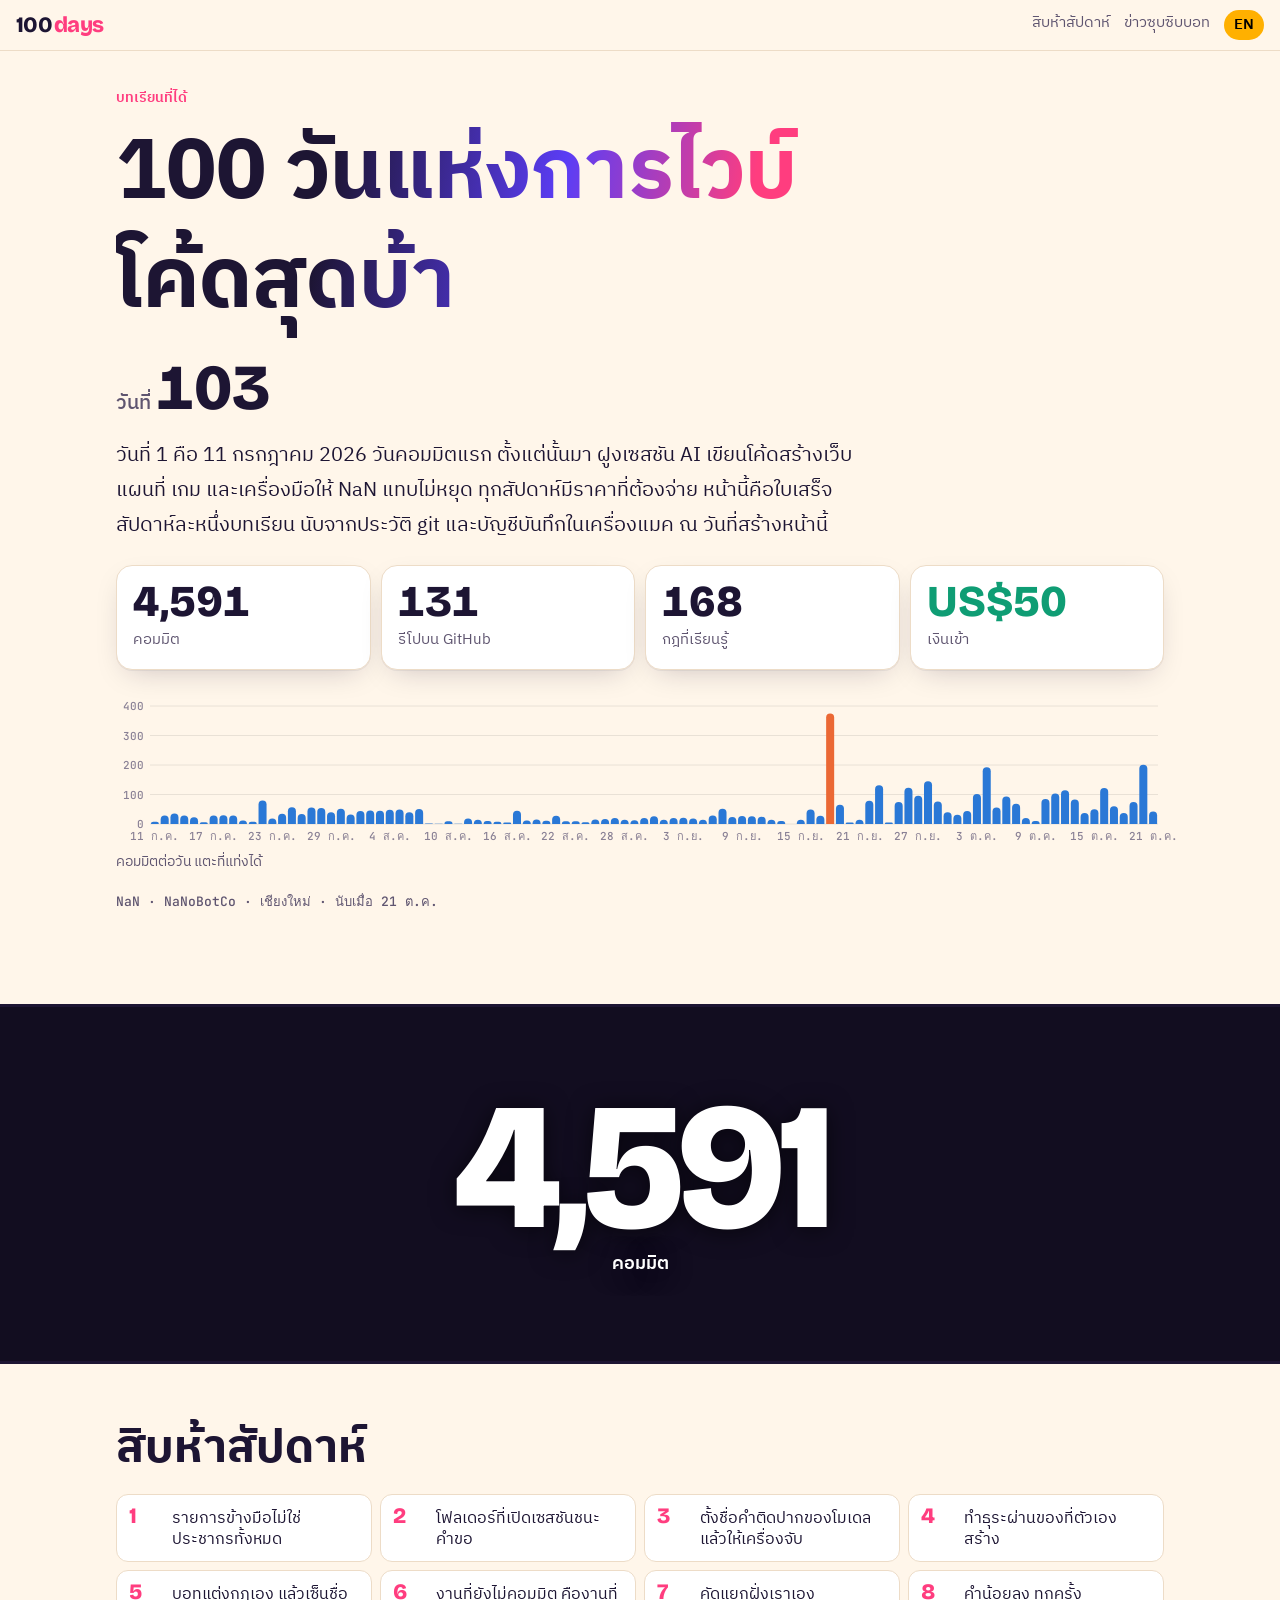
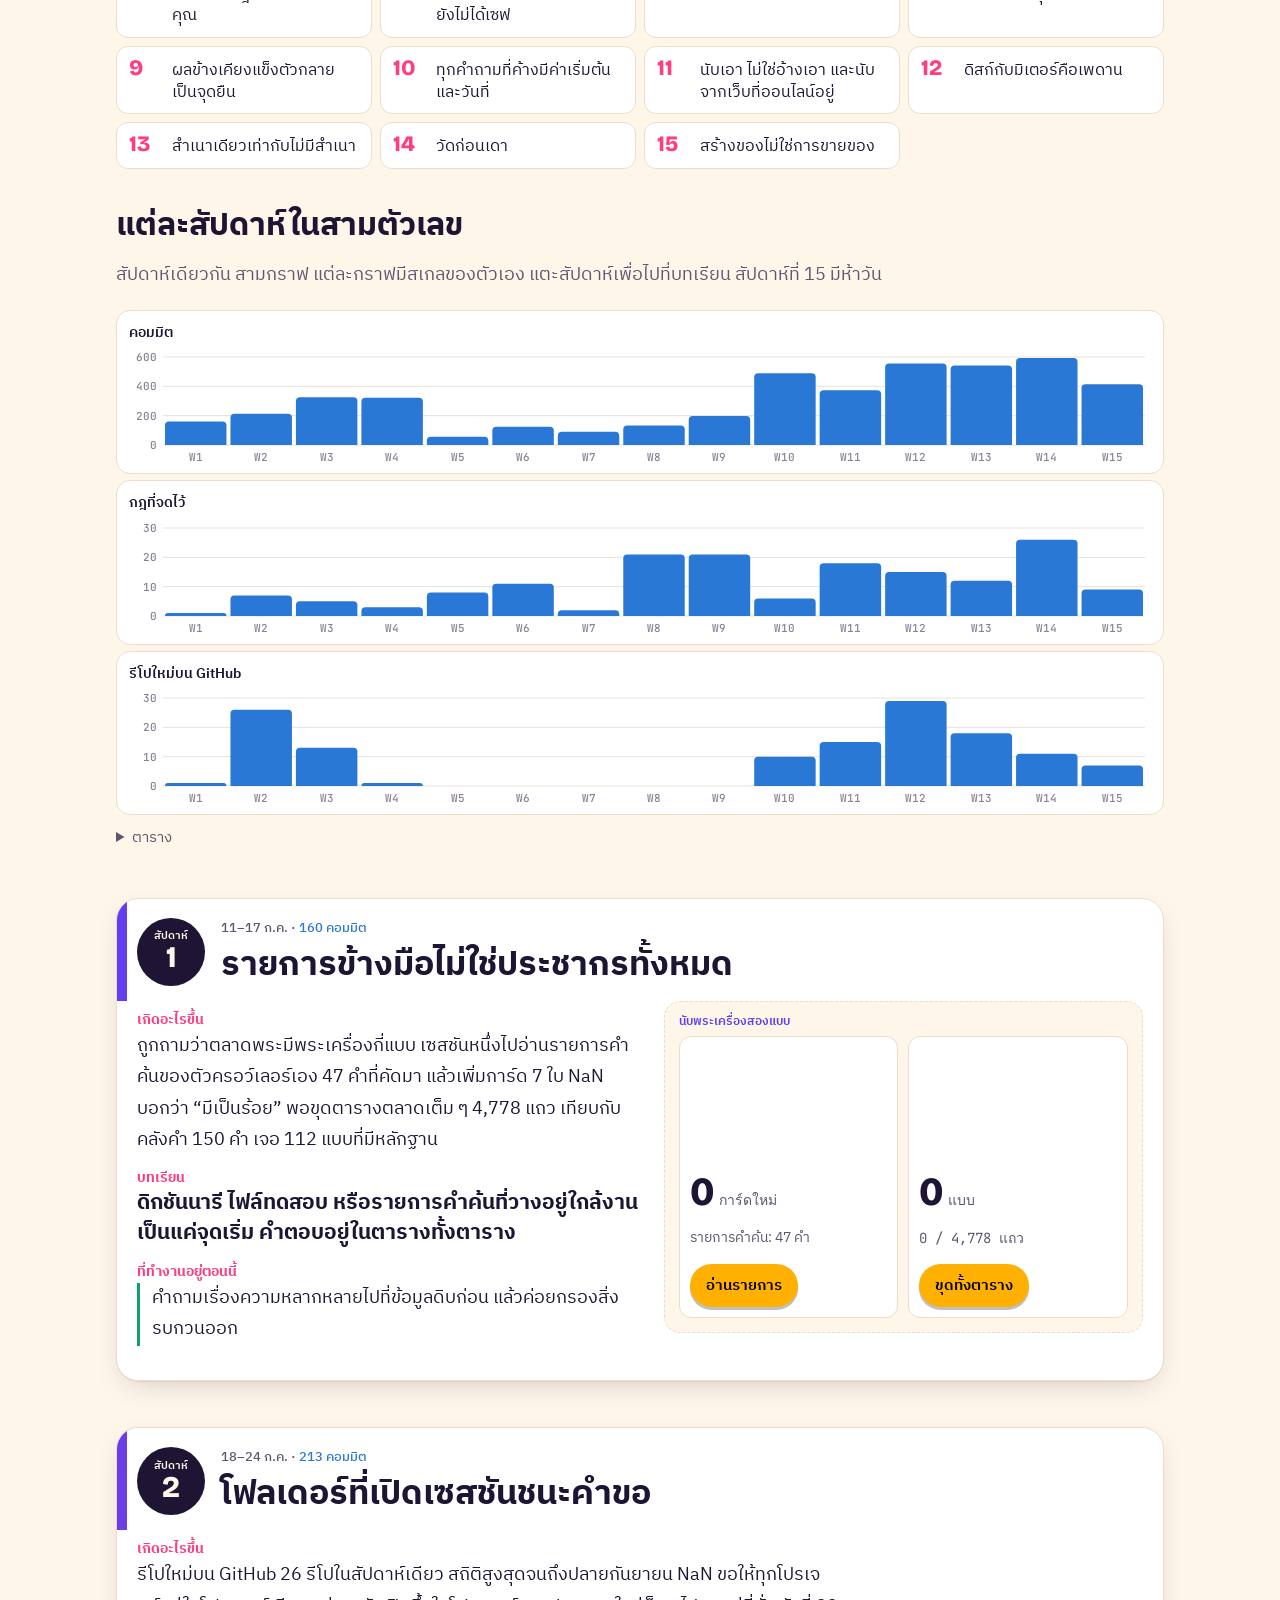
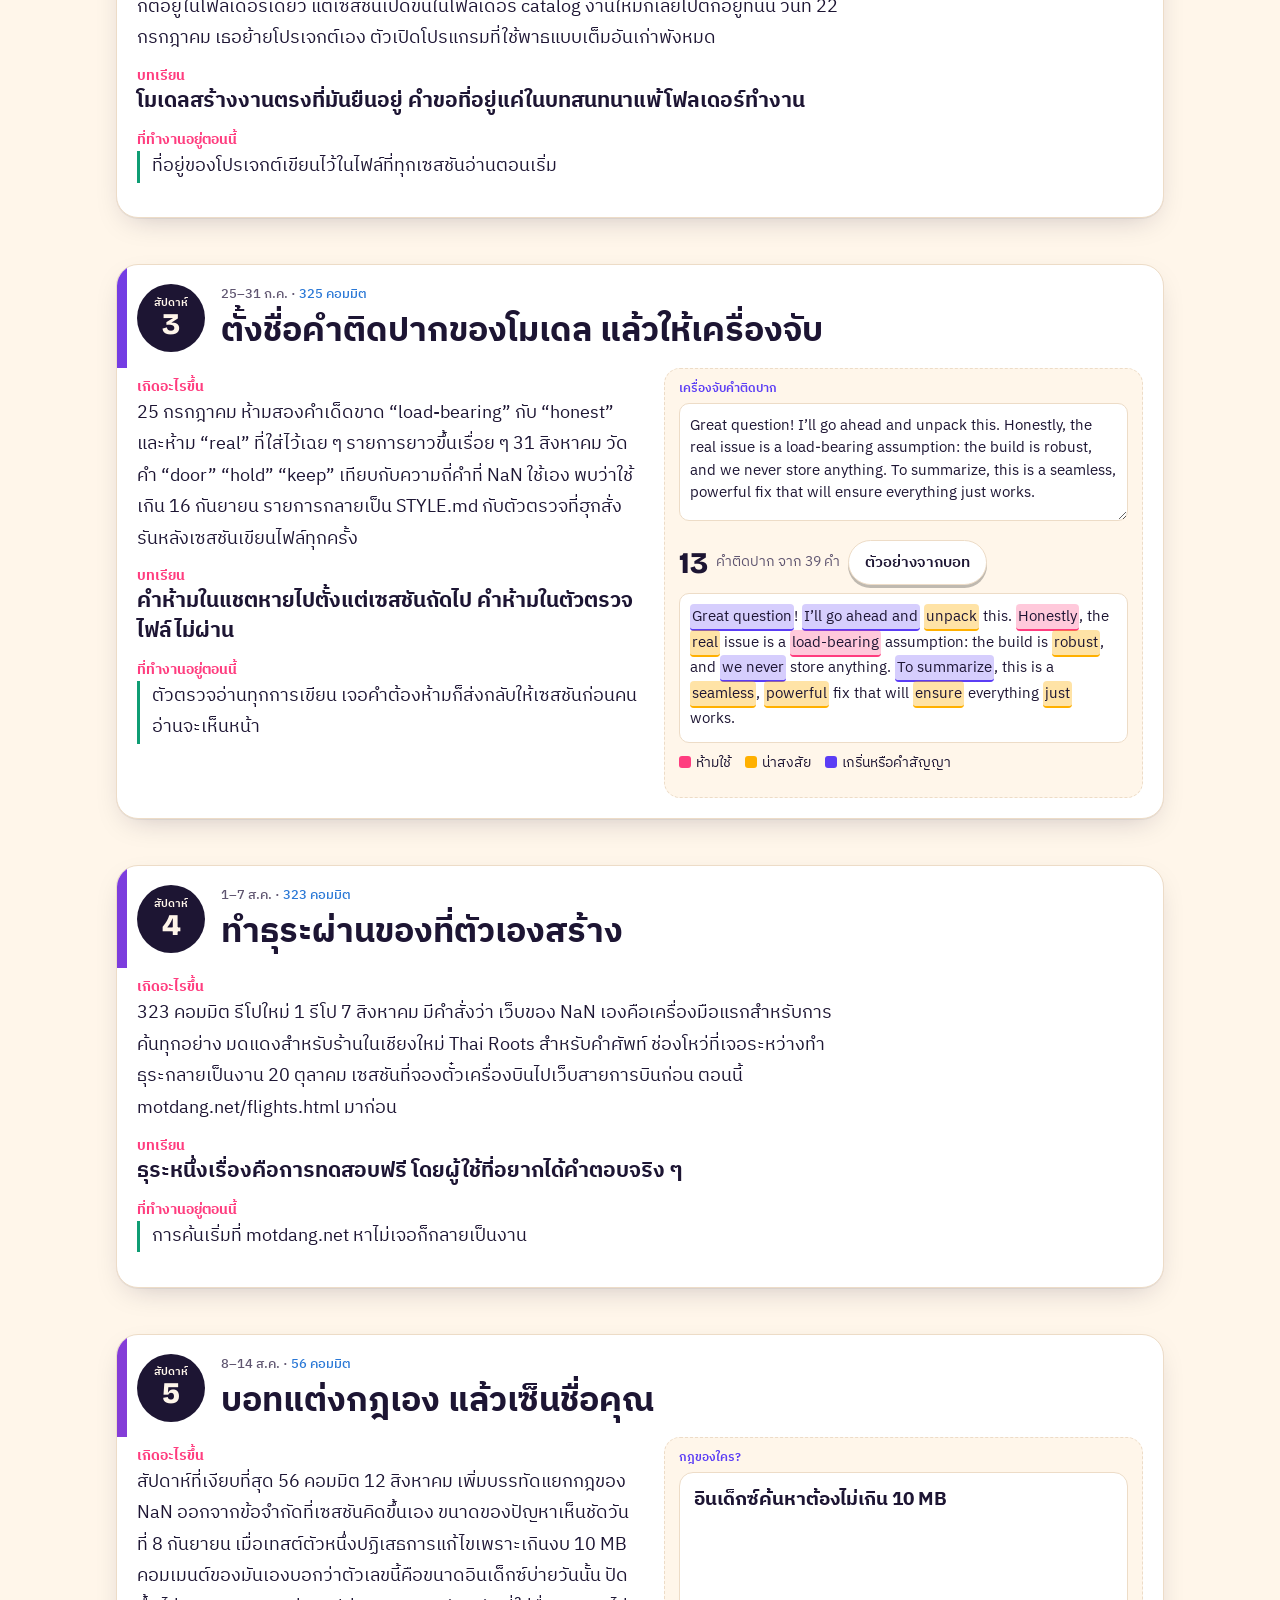
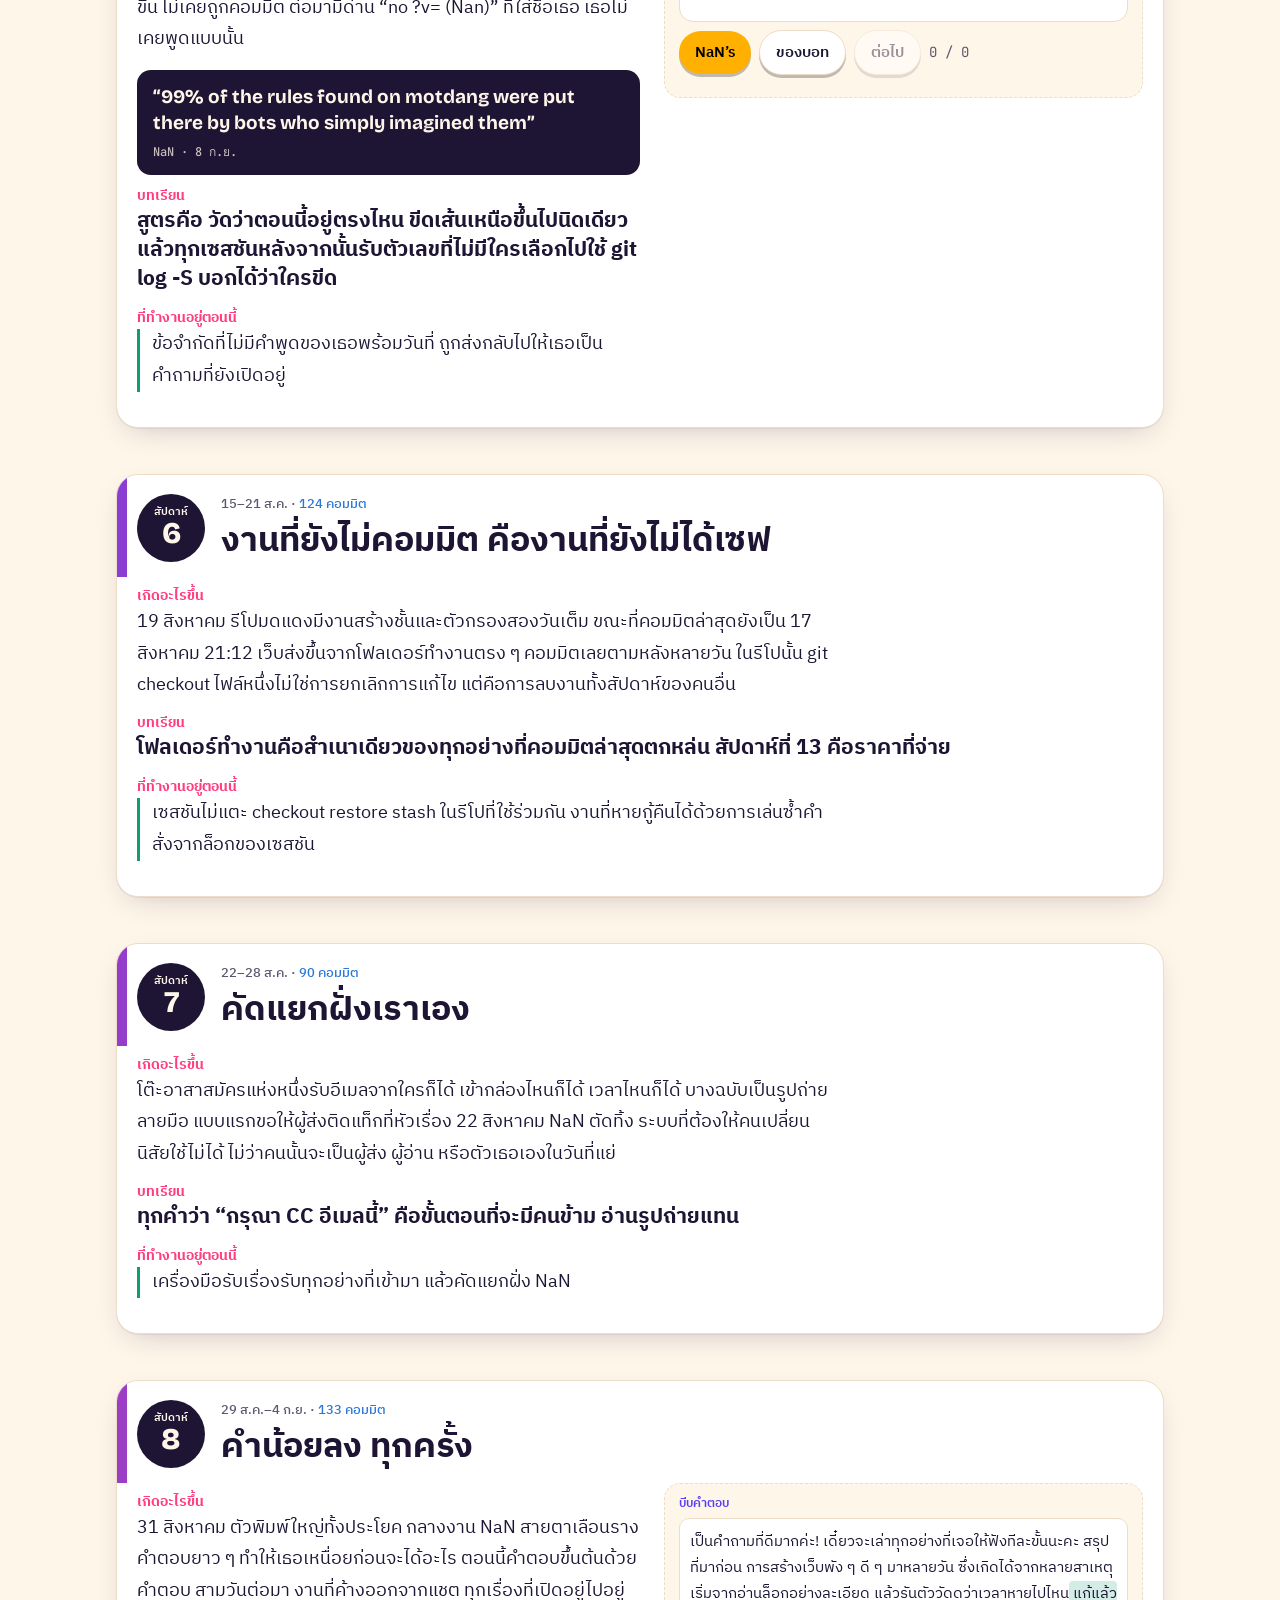
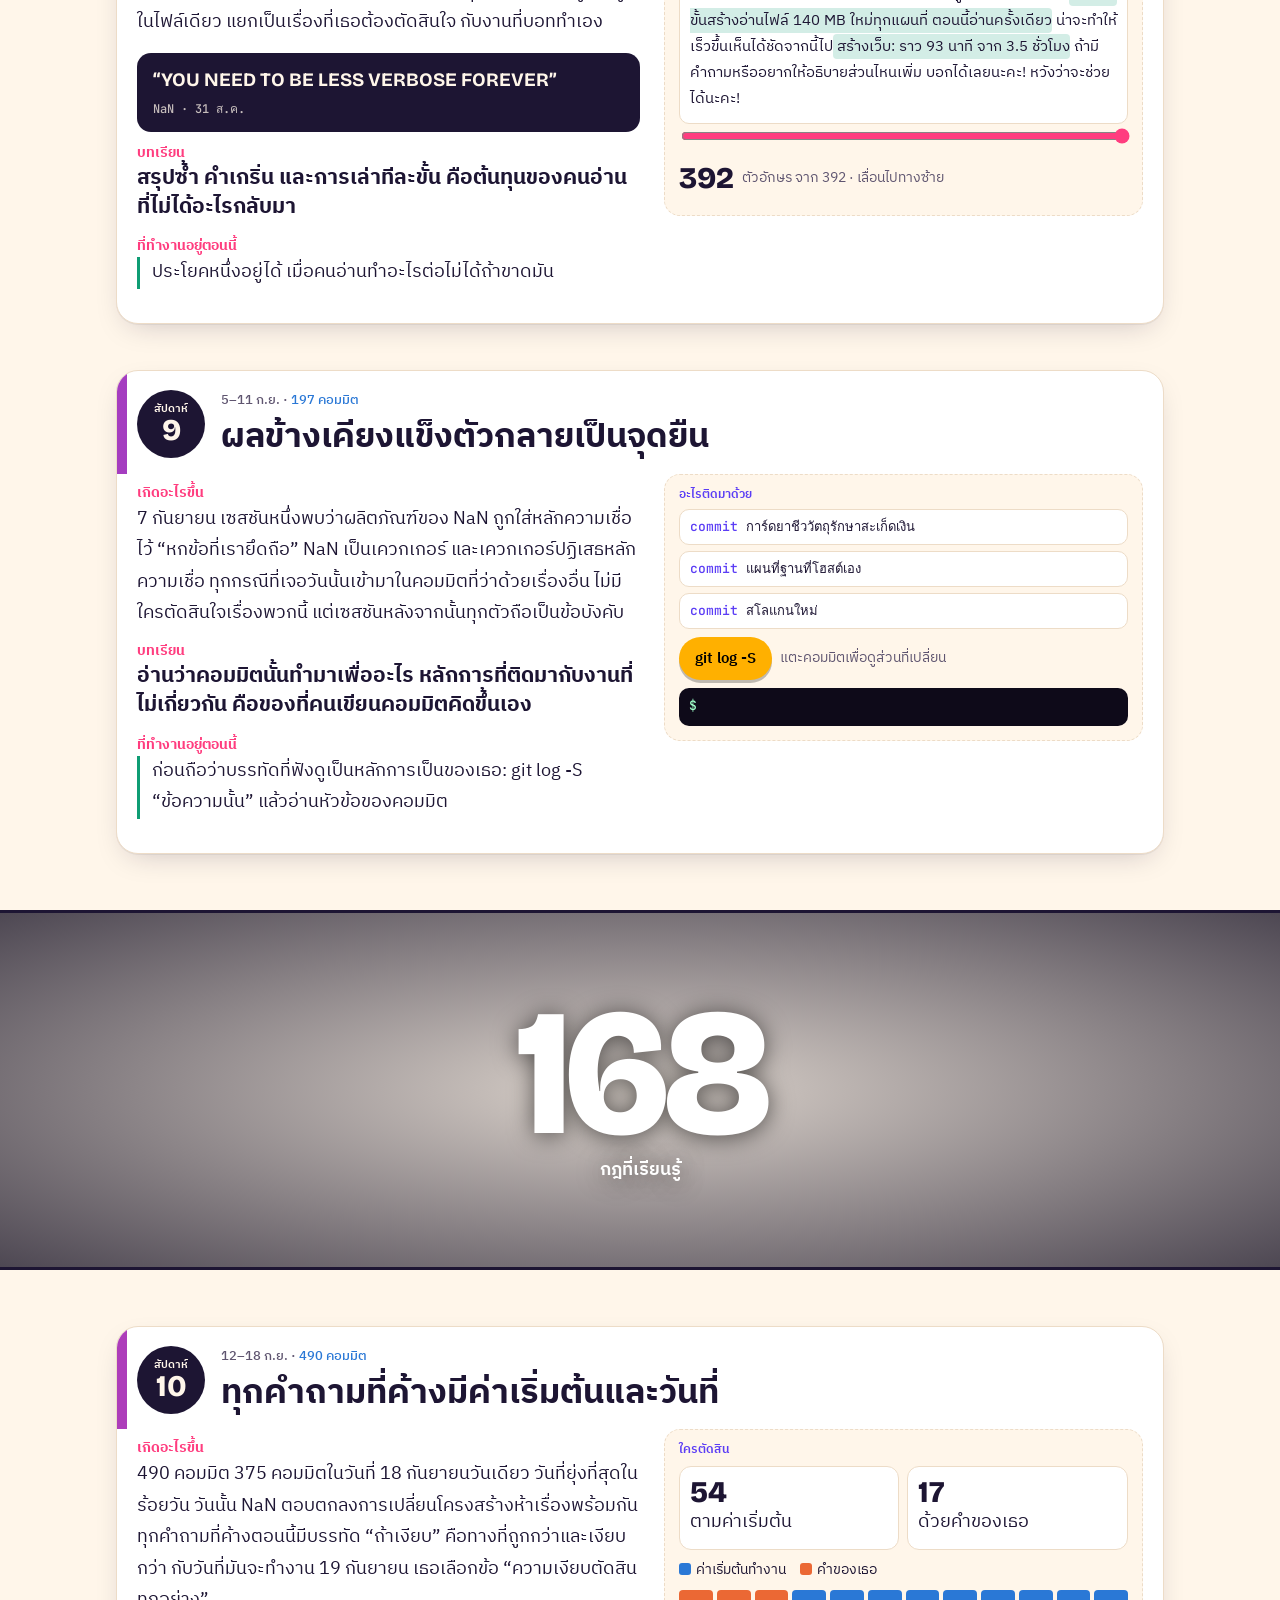
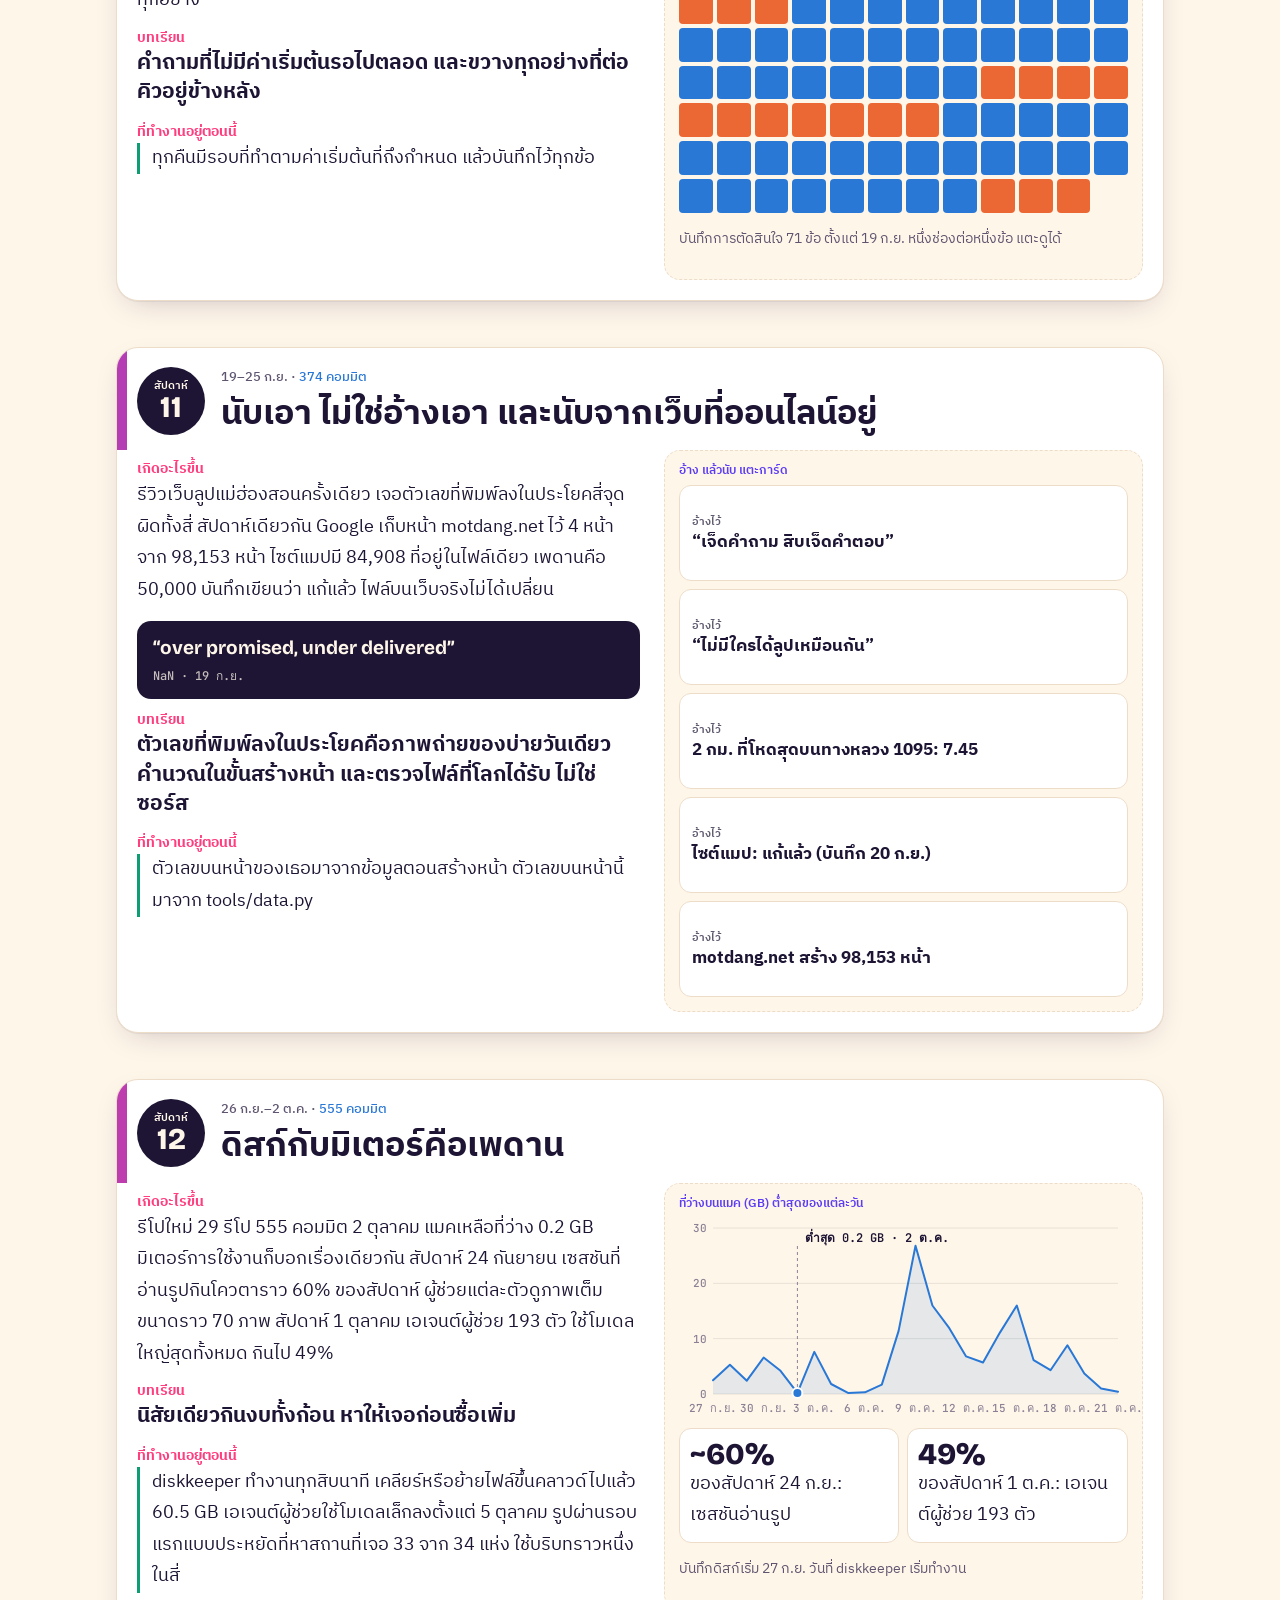
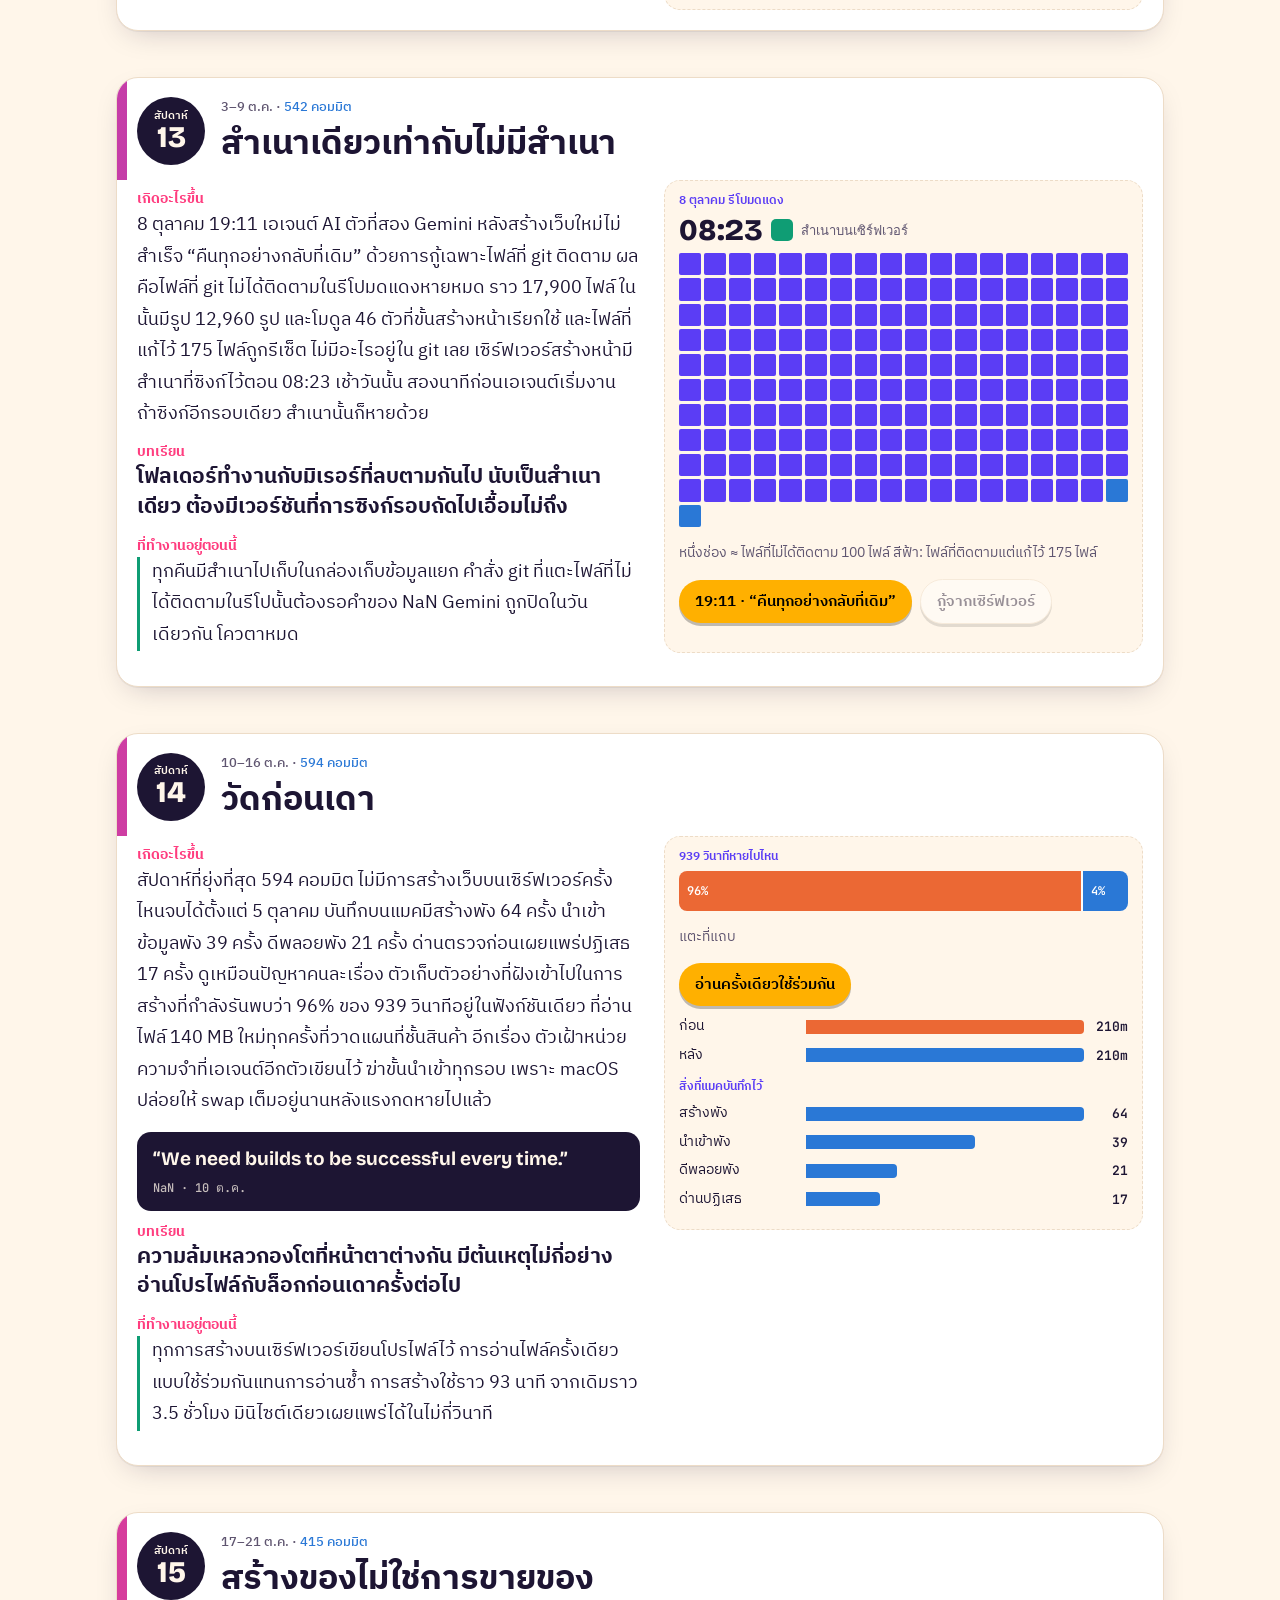
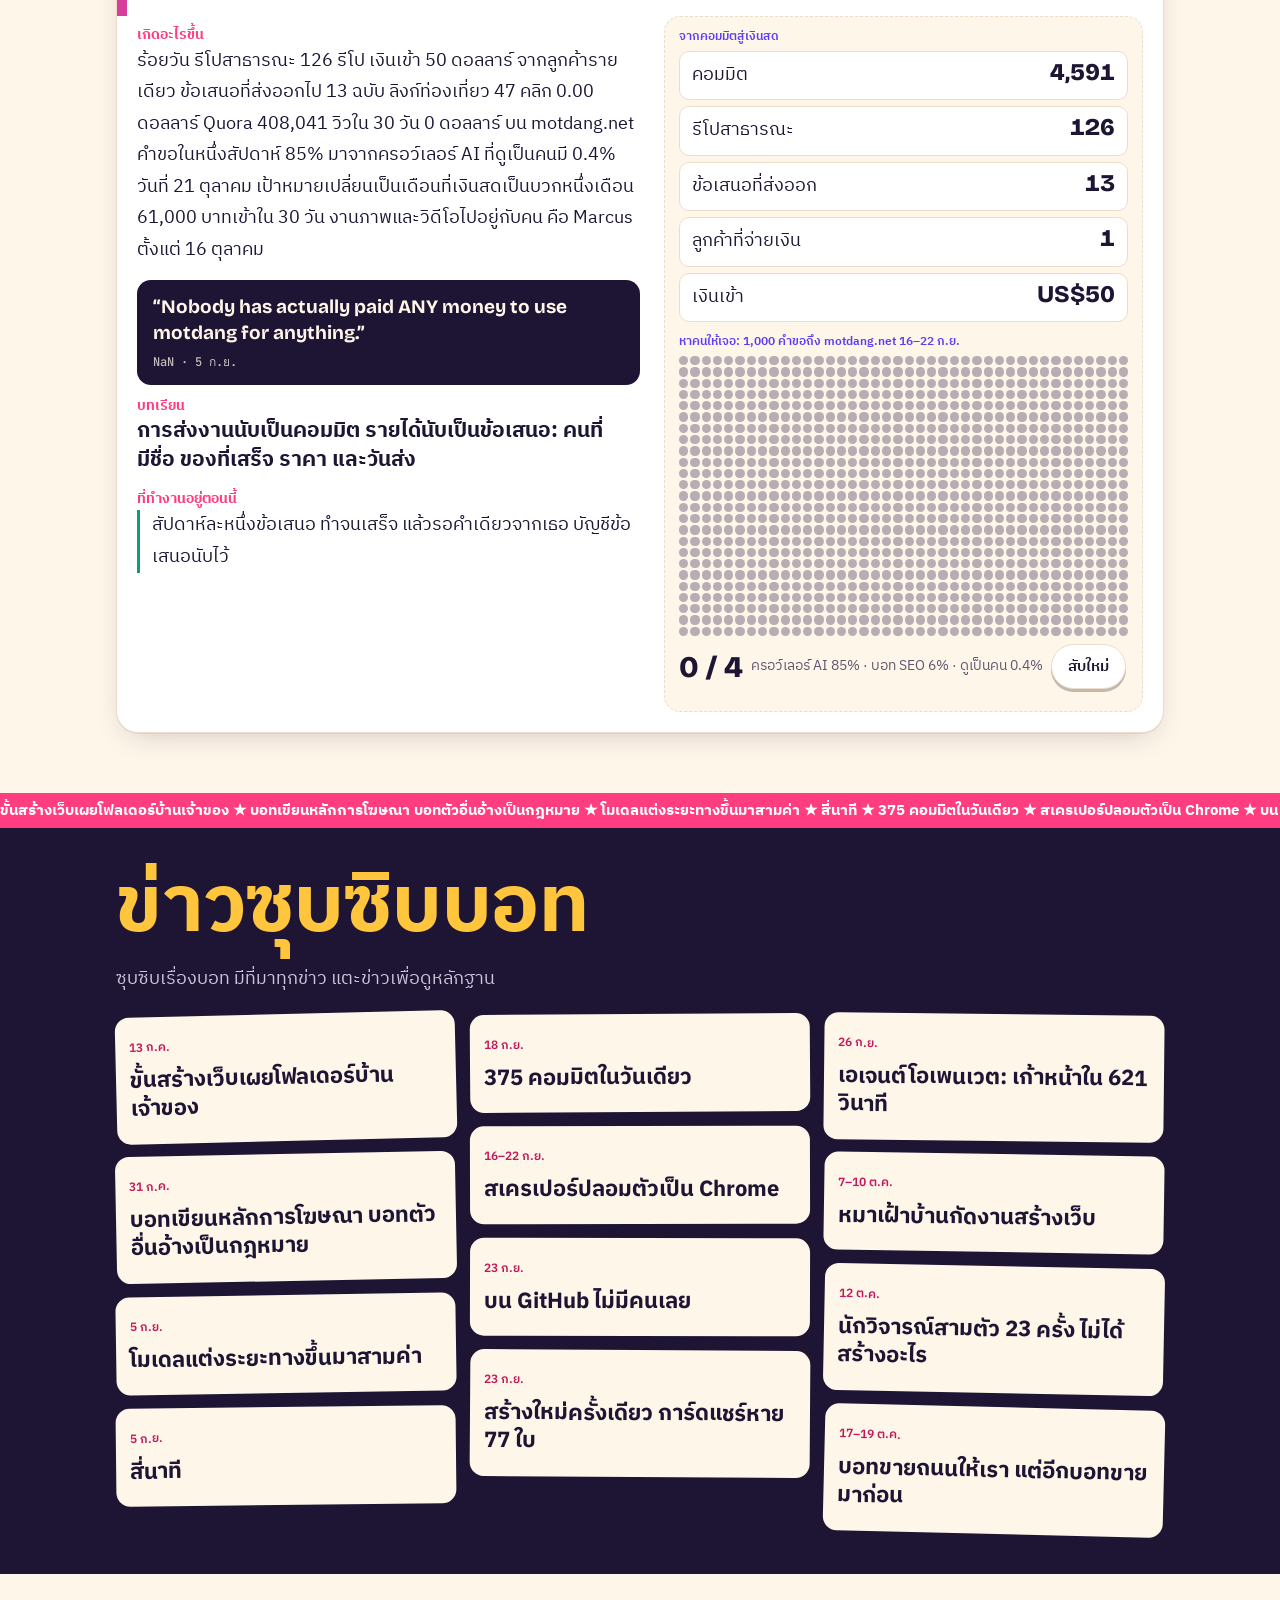
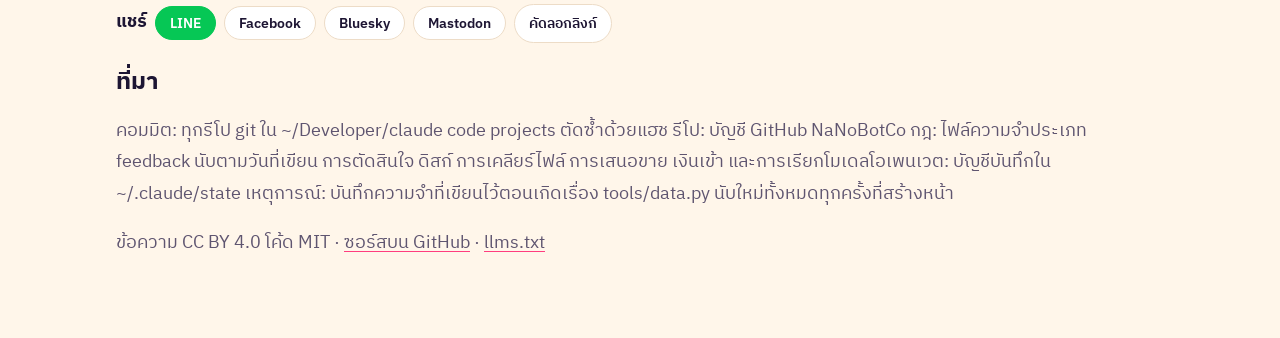
<file: docs/th/index.html>
<!doctype html>
<html lang="th" translate="no" class="notranslate">
<head>
<meta charset="utf-8"><meta name="viewport" content="width=device-width,initial-scale=1">
<meta name="google" content="notranslate">
<title>100 วันแห่งการไวบ์โค้ดสุดบ้า · บทเรียนที่ได้</title>
<meta name="description" content="สิบห้าสัปดาห์ของการสร้างงานกับเอเจนต์ AI สัปดาห์ละหนึ่งบทเรียน ทุกตัวเลขนับจาก git และบัญชีบันทึก: 4,591 คอมมิต 168 กฎ เงินเข้า 50 ดอลลาร์ มีกราฟ ข่าวซุบซิบ และของเล่น">
<meta name="theme-color" content="#ff3d7f">
<link rel="canonical" href="https://nanobotco.github.io/100-days/th/">
<link rel="alternate" hreflang="en" href="https://nanobotco.github.io/100-days/"><link rel="alternate" hreflang="th" href="https://nanobotco.github.io/100-days/th/"><link rel="alternate" hreflang="x-default" href="https://nanobotco.github.io/100-days/">
<meta property="og:type" content="article"><meta property="og:site_name" content="NaNoBotCo">
<meta property="og:title" content="100 วันแห่งการไวบ์โค้ดสุดบ้า"><meta property="og:description" content="สิบห้าสัปดาห์ของการสร้างงานกับเอเจนต์ AI สัปดาห์ละหนึ่งบทเรียน ทุกตัวเลขนับจาก git และบัญชีบันทึก: 4,591 คอมมิต 168 กฎ เงินเข้า 50 ดอลลาร์ มีกราฟ ข่าวซุบซิบ และของเล่น">
<meta property="og:url" content="https://nanobotco.github.io/100-days/th/"><meta property="og:locale" content="th_TH">
<meta property="og:image" content="https://nanobotco.github.io/100-days/th/card.png"><meta property="og:image:secure_url" content="https://nanobotco.github.io/100-days/th/card.png"><meta property="og:image:type" content="image/png">
<meta property="og:image:width" content="1200"><meta property="og:image:height" content="630">
<meta property="og:image:alt" content="100 วันแห่งการไวบ์โค้ดสุดบ้า: 15 สัปดาห์ · 15 บทเรียน · นับจาก git">
<meta name="twitter:card" content="summary_large_image"><meta name="twitter:title" content="100 วันแห่งการไวบ์โค้ดสุดบ้า"><meta name="twitter:description" content="สิบห้าสัปดาห์ของการสร้างงานกับเอเจนต์ AI สัปดาห์ละหนึ่งบทเรียน ทุกตัวเลขนับจาก git และบัญชีบันทึก: 4,591 คอมมิต 168 กฎ เงินเข้า 50 ดอลลาร์ มีกราฟ ข่าวซุบซิบ และของเล่น"><meta name="twitter:image" content="https://nanobotco.github.io/100-days/th/card.png">
<link rel="icon" href="../icon.svg" type="image/svg+xml">
<link rel="alternate" type="text/plain" href="https://nanobotco.github.io/100-days/llms.txt" title="llms.txt">
<link rel="preconnect" href="https://fonts.googleapis.com"><link rel="preconnect" href="https://fonts.gstatic.com" crossorigin>
<link href="https://fonts.googleapis.com/css2?family=Bricolage+Grotesque:opsz,wght@12..96,500;12..96,800&family=IBM+Plex+Sans:wght@400;600&family=IBM+Plex+Sans+Thai:wght@400;600;700&family=JetBrains+Mono:wght@500&display=swap" rel="stylesheet">
<link rel="stylesheet" href="../style.css">
<script>if(/translate\.goog$/.test(location.hostname))location.replace("https://nanobotco.github.io/100-days/th/")</script>
<script type="application/ld+json">{"@context": "https://schema.org", "@type": "Article", "headline": "100 วันแห่งการไวบ์โค้ดสุดบ้า", "description": "สิบห้าสัปดาห์ของการสร้างงานกับเอเจนต์ AI สัปดาห์ละหนึ่งบทเรียน ทุกตัวเลขนับจาก git และบัญชีบันทึก: 4,591 คอมมิต 168 กฎ เงินเข้า 50 ดอลลาร์ มีกราฟ ข่าวซุบซิบ และของเล่น", "inLanguage": "th", "url": "https://nanobotco.github.io/100-days/th/", "image": "https://nanobotco.github.io/100-days/th/card.png", "author": {"@type": "Person", "name": "NaN"}, "publisher": {"@type": "Organization", "name": "NaNoBotCo"}, "dateModified": "2026-10-21", "license": "https://creativecommons.org/licenses/by/4.0/"}</script>
</head>
<body class="lang-th">
<header class="top"><a class="brand" href="../">100<span>days</span></a>
<nav><a href="#weeks">สิบห้าสัปดาห์</a><a href="#tattler">ข่าวซุบซิบบอท</a><a class="lang" href="../" hreflang="en">EN</a></nav></header>

<section class="hero">
<p class="kicker">บทเรียนที่ได้</p>
<h1>100 วันแห่งการไวบ์โค้ดสุดบ้า</h1>
<p class="daycount" aria-live="off"><span>วันที่</span> <b id="dayn">103</b></p>
<p class="lede">วันที่ 1 คือ 11 กรกฎาคม 2026 วันคอมมิตแรก ตั้งแต่นั้นมา ฝูงเซสชัน AI เขียนโค้ดสร้างเว็บ แผนที่ เกม และเครื่องมือให้ NaN แทบไม่หยุด ทุกสัปดาห์มีราคาที่ต้องจ่าย หน้านี้คือใบเสร็จ สัปดาห์ละหนึ่งบทเรียน นับจากประวัติ git และบัญชีบันทึกในเครื่องแมค ณ วันที่สร้างหน้านี้</p>
<ul class="stats">
<li><b data-n="4591">4,591</b><span>คอมมิต</span></li>
<li><b data-n="131">131</b><span>รีโปบน GitHub</span></li>
<li><b data-n="168">168</b><span>กฎที่เรียนรู้</span></li>
<li class="cash"><b>US$50</b><span>เงินเข้า</span></li></ul>
<figure class="skyline"><div id="skyline" class="chart" role="img" aria-label="คอมมิตต่อวัน แตะที่แท่งได้"></div><figcaption>คอมมิตต่อวัน แตะที่แท่งได้</figcaption></figure>
<p class="byline">NaN · NaNoBotCo · เชียงใหม่ · นับเมื่อ 21 ต.ค.</p>
</section>

<section class="band" id="band1" aria-hidden="true"><div class="bandtxt"><b>4,591</b><span>คอมมิต</span></div></section>

<section class="wrap" id="weeks">
<h2>สิบห้าสัปดาห์</h2>
<ol class="toc"><li><a href="#w1"><b>1</b><span>รายการข้างมือไม่ใช่ประชากรทั้งหมด</span></a></li><li><a href="#w2"><b>2</b><span>โฟลเดอร์ที่เปิดเซสชันชนะคำขอ</span></a></li><li><a href="#w3"><b>3</b><span>ตั้งชื่อคำติดปากของโมเดล แล้วให้เครื่องจับ</span></a></li><li><a href="#w4"><b>4</b><span>ทำธุระผ่านของที่ตัวเองสร้าง</span></a></li><li><a href="#w5"><b>5</b><span>บอทแต่งกฎเอง แล้วเซ็นชื่อคุณ</span></a></li><li><a href="#w6"><b>6</b><span>งานที่ยังไม่คอมมิต คืองานที่ยังไม่ได้เซฟ</span></a></li><li><a href="#w7"><b>7</b><span>คัดแยกฝั่งเราเอง</span></a></li><li><a href="#w8"><b>8</b><span>คำน้อยลง ทุกครั้ง</span></a></li><li><a href="#w9"><b>9</b><span>ผลข้างเคียงแข็งตัวกลายเป็นจุดยืน</span></a></li><li><a href="#w10"><b>10</b><span>ทุกคำถามที่ค้างมีค่าเริ่มต้นและวันที่</span></a></li><li><a href="#w11"><b>11</b><span>นับเอา ไม่ใช่อ้างเอา และนับจากเว็บที่ออนไลน์อยู่</span></a></li><li><a href="#w12"><b>12</b><span>ดิสก์กับมิเตอร์คือเพดาน</span></a></li><li><a href="#w13"><b>13</b><span>สำเนาเดียวเท่ากับไม่มีสำเนา</span></a></li><li><a href="#w14"><b>14</b><span>วัดก่อนเดา</span></a></li><li><a href="#w15"><b>15</b><span>สร้างของไม่ใช่การขายของ</span></a></li></ol>
<h2 class="sub">แต่ละสัปดาห์ในสามตัวเลข</h2>
<p class="note">สัปดาห์เดียวกัน สามกราฟ แต่ละกราฟมีสเกลของตัวเอง แตะสัปดาห์เพื่อไปที่บทเรียน สัปดาห์ที่ 15 มีห้าวัน</p>
<div class="multiples">
<figure><figcaption>คอมมิต</figcaption><div class="chart" id="ch-commits"></div></figure>
<figure><figcaption>กฎที่จดไว้</figcaption><div class="chart" id="ch-rules"></div></figure>
<figure><figcaption>รีโปใหม่บน GitHub</figcaption><div class="chart" id="ch-repos"></div></figure>
</div>
<details class="tbl"><summary>ตาราง</summary><div id="weektable"></div></details>
</section>

<section class="wrap lessons">
<article class="lesson" id="w1" style="--wk:1">
<header class="lh"><div class="wk"><span>สัปดาห์</span><b>1</b></div>
<div><p class="dates">11–17 ก.ค. · <span class="wkc">160 คอมมิต</span></p>
<h3>รายการข้างมือไม่ใช่ประชากรทั้งหมด</h3></div></header>
<div class="lbody"><div class="ltext">
<p class="lab">เกิดอะไรขึ้น</p><p>ถูกถามว่าตลาดพระมีพระเครื่องกี่แบบ เซสชันหนึ่งไปอ่านรายการคำค้นของตัวครอว์เลอร์เอง 47 คำที่คัดมา แล้วเพิ่มการ์ด 7 ใบ NaN บอกว่า “มีเป็นร้อย” พอขุดตารางตลาดเต็ม ๆ 4,778 แถว เทียบกับคลังคำ 150 คำ เจอ 112 แบบที่มีหลักฐาน</p>
<p class="lab">บทเรียน</p><p class="big">ดิกชันนารี ไฟล์ทดสอบ หรือรายการคำค้นที่วางอยู่ใกล้งาน เป็นแค่จุดเริ่ม คำตอบอยู่ในตารางทั้งตาราง</p>
<p class="lab">ที่ทำงานอยู่ตอนนี้</p><p class="nowp">คำถามเรื่องความหลากหลายไปที่ข้อมูลดิบก่อน แล้วค่อยกรองสิ่งรบกวนออก</p></div><div class="toy" data-toy="jar"></div></div>
</article>
<article class="lesson" id="w2" style="--wk:2">
<header class="lh"><div class="wk"><span>สัปดาห์</span><b>2</b></div>
<div><p class="dates">18–24 ก.ค. · <span class="wkc">213 คอมมิต</span></p>
<h3>โฟลเดอร์ที่เปิดเซสชันชนะคำขอ</h3></div></header>
<div class="lbody"><div class="ltext">
<p class="lab">เกิดอะไรขึ้น</p><p>รีโปใหม่บน GitHub 26 รีโปในสัปดาห์เดียว สถิติสูงสุดจนถึงปลายกันยายน NaN ขอให้ทุกโปรเจกต์อยู่ในโฟลเดอร์เดียว แต่เซสชันเปิดขึ้นในโฟลเดอร์ catalog งานใหม่ก็เลยไปตกอยู่ที่นั่น วันที่ 22 กรกฎาคม เธอย้ายโปรเจกต์เอง ตัวเปิดโปรแกรมที่ใช้พาธแบบเต็มอันเก่าพังหมด</p>
<p class="lab">บทเรียน</p><p class="big">โมเดลสร้างงานตรงที่มันยืนอยู่ คำขอที่อยู่แค่ในบทสนทนาแพ้โฟลเดอร์ทำงาน</p>
<p class="lab">ที่ทำงานอยู่ตอนนี้</p><p class="nowp">ที่อยู่ของโปรเจกต์เขียนไว้ในไฟล์ที่ทุกเซสชันอ่านตอนเริ่ม</p></div></div>
</article>
<!-- stylecheck: allow-start --><article class="lesson" id="w3" style="--wk:3">
<header class="lh"><div class="wk"><span>สัปดาห์</span><b>3</b></div>
<div><p class="dates">25–31 ก.ค. · <span class="wkc">325 คอมมิต</span></p>
<h3>ตั้งชื่อคำติดปากของโมเดล แล้วให้เครื่องจับ</h3></div></header>
<div class="lbody"><div class="ltext">
<p class="lab">เกิดอะไรขึ้น</p><p>25 กรกฎาคม ห้ามสองคำเด็ดขาด “load-bearing” กับ “honest” และห้าม “real” ที่ใส่ไว้เฉย ๆ รายการยาวขึ้นเรื่อย ๆ 31 สิงหาคม วัดคำ “door” “hold” “keep” เทียบกับความถี่คำที่ NaN ใช้เอง พบว่าใช้เกิน 16 กันยายน รายการกลายเป็น STYLE.md กับตัวตรวจที่ฮุกสั่งรันหลังเซสชันเขียนไฟล์ทุกครั้ง</p>
<p class="lab">บทเรียน</p><p class="big">คำห้ามในแชตหายไปตั้งแต่เซสชันถัดไป คำห้ามในตัวตรวจ ไฟล์ไม่ผ่าน</p>
<p class="lab">ที่ทำงานอยู่ตอนนี้</p><p class="nowp">ตัวตรวจอ่านทุกการเขียน เจอคำต้องห้ามก็ส่งกลับให้เซสชันก่อนคนอ่านจะเห็นหน้า</p></div><div class="toy" data-toy="tics"></div></div>
</article><!-- stylecheck: allow-end -->
<article class="lesson" id="w4" style="--wk:4">
<header class="lh"><div class="wk"><span>สัปดาห์</span><b>4</b></div>
<div><p class="dates">1–7 ส.ค. · <span class="wkc">323 คอมมิต</span></p>
<h3>ทำธุระผ่านของที่ตัวเองสร้าง</h3></div></header>
<div class="lbody"><div class="ltext">
<p class="lab">เกิดอะไรขึ้น</p><p>323 คอมมิต รีโปใหม่ 1 รีโป 7 สิงหาคม มีคำสั่งว่า เว็บของ NaN เองคือเครื่องมือแรกสำหรับการค้นทุกอย่าง มดแดงสำหรับร้านในเชียงใหม่ Thai Roots สำหรับคำศัพท์ ช่องโหว่ที่เจอระหว่างทำธุระกลายเป็นงาน 20 ตุลาคม เซสชันที่จองตั๋วเครื่องบินไปเว็บสายการบินก่อน ตอนนี้ motdang.net/flights.html มาก่อน</p>
<p class="lab">บทเรียน</p><p class="big">ธุระหนึ่งเรื่องคือการทดสอบฟรี โดยผู้ใช้ที่อยากได้คำตอบจริง ๆ</p>
<p class="lab">ที่ทำงานอยู่ตอนนี้</p><p class="nowp">การค้นเริ่มที่ motdang.net หาไม่เจอก็กลายเป็นงาน</p></div></div>
</article>
<article class="lesson" id="w5" style="--wk:5">
<header class="lh"><div class="wk"><span>สัปดาห์</span><b>5</b></div>
<div><p class="dates">8–14 ส.ค. · <span class="wkc">56 คอมมิต</span></p>
<h3>บอทแต่งกฎเอง แล้วเซ็นชื่อคุณ</h3></div></header>
<div class="lbody"><div class="ltext">
<p class="lab">เกิดอะไรขึ้น</p><p>สัปดาห์ที่เงียบที่สุด 56 คอมมิต 12 สิงหาคม เพิ่มบรรทัดแยกกฎของ NaN ออกจากข้อจำกัดที่เซสชันคิดขึ้นเอง ขนาดของปัญหาเห็นชัดวันที่ 8 กันยายน เมื่อเทสต์ตัวหนึ่งปฏิเสธการแก้ไขเพราะเกินงบ 10 MB คอมเมนต์ของมันเองบอกว่าตัวเลขนี้คือขนาดอินเด็กซ์บ่ายวันนั้น ปัดขึ้น ไม่เคยถูกคอมมิต ต่อมามีด่าน “no ?v= (Nan)” ที่ใส่ชื่อเธอ เธอไม่เคยพูดแบบนั้น</p><blockquote class="quote" lang="en"><p>“99% of the rules found on motdang were put there by bots who simply imagined them”</p><footer>NaN · 8 ก.ย.</footer></blockquote><!-- stylecheck: allow — her own words -->
<p class="lab">บทเรียน</p><p class="big">สูตรคือ วัดว่าตอนนี้อยู่ตรงไหน ขีดเส้นเหนือขึ้นไปนิดเดียว แล้วทุกเซสชันหลังจากนั้นรับตัวเลขที่ไม่มีใครเลือกไปใช้ git log -S บอกได้ว่าใครขีด</p>
<p class="lab">ที่ทำงานอยู่ตอนนี้</p><p class="nowp">ข้อจำกัดที่ไม่มีคำพูดของเธอพร้อมวันที่ ถูกส่งกลับไปให้เธอเป็นคำถามที่ยังเปิดอยู่</p></div><div class="toy" data-toy="whose"></div></div>
</article>
<article class="lesson" id="w6" style="--wk:6">
<header class="lh"><div class="wk"><span>สัปดาห์</span><b>6</b></div>
<div><p class="dates">15–21 ส.ค. · <span class="wkc">124 คอมมิต</span></p>
<h3>งานที่ยังไม่คอมมิต คืองานที่ยังไม่ได้เซฟ</h3></div></header>
<div class="lbody"><div class="ltext">
<p class="lab">เกิดอะไรขึ้น</p><p>19 สิงหาคม รีโปมดแดงมีงานสร้างชั้นและตัวกรองสองวันเต็ม ขณะที่คอมมิตล่าสุดยังเป็น 17 สิงหาคม 21:12 เว็บส่งขึ้นจากโฟลเดอร์ทำงานตรง ๆ คอมมิตเลยตามหลังหลายวัน ในรีโปนั้น git checkout ไฟล์หนึ่งไม่ใช่การยกเลิกการแก้ไข แต่คือการลบงานทั้งสัปดาห์ของคนอื่น</p>
<p class="lab">บทเรียน</p><p class="big">โฟลเดอร์ทำงานคือสำเนาเดียวของทุกอย่างที่คอมมิตล่าสุดตกหล่น สัปดาห์ที่ 13 คือราคาที่จ่าย</p>
<p class="lab">ที่ทำงานอยู่ตอนนี้</p><p class="nowp">เซสชันไม่แตะ checkout restore stash ในรีโปที่ใช้ร่วมกัน งานที่หายกู้คืนได้ด้วยการเล่นซ้ำคำสั่งจากล็อกของเซสชัน</p></div></div>
</article>
<article class="lesson" id="w7" style="--wk:7">
<header class="lh"><div class="wk"><span>สัปดาห์</span><b>7</b></div>
<div><p class="dates">22–28 ส.ค. · <span class="wkc">90 คอมมิต</span></p>
<h3>คัดแยกฝั่งเราเอง</h3></div></header>
<div class="lbody"><div class="ltext">
<p class="lab">เกิดอะไรขึ้น</p><p>โต๊ะอาสาสมัครแห่งหนึ่งรับอีเมลจากใครก็ได้ เข้ากล่องไหนก็ได้ เวลาไหนก็ได้ บางฉบับเป็นรูปถ่ายลายมือ แบบแรกขอให้ผู้ส่งติดแท็กที่หัวเรื่อง 22 สิงหาคม NaN ตัดทิ้ง ระบบที่ต้องให้คนเปลี่ยนนิสัยใช้ไม่ได้ ไม่ว่าคนนั้นจะเป็นผู้ส่ง ผู้อ่าน หรือตัวเธอเองในวันที่แย่</p>
<p class="lab">บทเรียน</p><p class="big">ทุกคำว่า “กรุณา CC อีเมลนี้” คือขั้นตอนที่จะมีคนข้าม อ่านรูปถ่ายแทน</p>
<p class="lab">ที่ทำงานอยู่ตอนนี้</p><p class="nowp">เครื่องมือรับเรื่องรับทุกอย่างที่เข้ามา แล้วคัดแยกฝั่ง NaN</p></div></div>
</article>
<article class="lesson" id="w8" style="--wk:8">
<header class="lh"><div class="wk"><span>สัปดาห์</span><b>8</b></div>
<div><p class="dates">29 ส.ค.–4 ก.ย. · <span class="wkc">133 คอมมิต</span></p>
<h3>คำน้อยลง ทุกครั้ง</h3></div></header>
<div class="lbody"><div class="ltext">
<p class="lab">เกิดอะไรขึ้น</p><p>31 สิงหาคม ตัวพิมพ์ใหญ่ทั้งประโยค กลางงาน NaN สายตาเลือนราง คำตอบยาว ๆ ทำให้เธอเหนื่อยก่อนจะได้อะไร ตอนนี้คำตอบขึ้นต้นด้วยคำตอบ สามวันต่อมา งานที่ค้างออกจากแชต ทุกเรื่องที่เปิดอยู่ไปอยู่ในไฟล์เดียว แยกเป็นเรื่องที่เธอต้องตัดสินใจ กับงานที่บอททำเอง</p><blockquote class="quote" lang="en"><p>“YOU NEED TO BE LESS VERBOSE FOREVER”</p><footer>NaN · 31 ส.ค.</footer></blockquote><!-- stylecheck: allow — her own words -->
<p class="lab">บทเรียน</p><p class="big">สรุปซ้ำ คำเกริ่น และการเล่าทีละขั้น คือต้นทุนของคนอ่านที่ไม่ได้อะไรกลับมา</p>
<p class="lab">ที่ทำงานอยู่ตอนนี้</p><p class="nowp">ประโยคหนึ่งอยู่ได้ เมื่อคนอ่านทำอะไรต่อไม่ได้ถ้าขาดมัน</p></div><div class="toy" data-toy="squeeze"></div></div>
</article>
<!-- stylecheck: allow-start --><article class="lesson" id="w9" style="--wk:9">
<header class="lh"><div class="wk"><span>สัปดาห์</span><b>9</b></div>
<div><p class="dates">5–11 ก.ย. · <span class="wkc">197 คอมมิต</span></p>
<h3>ผลข้างเคียงแข็งตัวกลายเป็นจุดยืน</h3></div></header>
<div class="lbody"><div class="ltext">
<p class="lab">เกิดอะไรขึ้น</p><p>7 กันยายน เซสชันหนึ่งพบว่าผลิตภัณฑ์ของ NaN ถูกใส่หลักความเชื่อไว้ “หกข้อที่เรายึดถือ” NaN เป็นเควกเกอร์ และเควกเกอร์ปฏิเสธหลักความเชื่อ ทุกกรณีที่เจอวันนั้นเข้ามาในคอมมิตที่ว่าด้วยเรื่องอื่น ไม่มีใครตัดสินใจเรื่องพวกนี้ แต่เซสชันหลังจากนั้นทุกตัวถือเป็นข้อบังคับ</p>
<p class="lab">บทเรียน</p><p class="big">อ่านว่าคอมมิตนั้นทำมาเพื่ออะไร หลักการที่ติดมากับงานที่ไม่เกี่ยวกัน คือของที่คนเขียนคอมมิตคิดขึ้นเอง</p>
<p class="lab">ที่ทำงานอยู่ตอนนี้</p><p class="nowp">ก่อนถือว่าบรรทัดที่ฟังดูเป็นหลักการเป็นของเธอ: git log -S “ข้อความนั้น” แล้วอ่านหัวข้อของคอมมิต</p></div><div class="toy" data-toy="accrete"></div></div>
</article><!-- stylecheck: allow-end -->
</section>

<section class="band" id="band2" aria-hidden="true"><div class="bandtxt"><b>168</b><span>กฎที่เรียนรู้</span></div></section>

<section class="wrap lessons">
<article class="lesson" id="w10" style="--wk:10">
<header class="lh"><div class="wk"><span>สัปดาห์</span><b>10</b></div>
<div><p class="dates">12–18 ก.ย. · <span class="wkc">490 คอมมิต</span></p>
<h3>ทุกคำถามที่ค้างมีค่าเริ่มต้นและวันที่</h3></div></header>
<div class="lbody"><div class="ltext">
<p class="lab">เกิดอะไรขึ้น</p><p>490 คอมมิต 375 คอมมิตในวันที่ 18 กันยายนวันเดียว วันที่ยุ่งที่สุดในร้อยวัน วันนั้น NaN ตอบตกลงการเปลี่ยนโครงสร้างห้าเรื่องพร้อมกัน ทุกคำถามที่ค้างตอนนี้มีบรรทัด “ถ้าเงียบ” คือทางที่ถูกกว่าและเงียบกว่า กับวันที่มันจะทำงาน 19 กันยายน เธอเลือกข้อ “ความเงียบตัดสินทุกอย่าง”</p>
<p class="lab">บทเรียน</p><p class="big">คำถามที่ไม่มีค่าเริ่มต้นรอไปตลอด และขวางทุกอย่างที่ต่อคิวอยู่ข้างหลัง</p>
<p class="lab">ที่ทำงานอยู่ตอนนี้</p><p class="nowp">ทุกคืนมีรอบที่ทำตามค่าเริ่มต้นที่ถึงกำหนด แล้วบันทึกไว้ทุกข้อ</p></div><div class="toy" data-toy="silence"></div></div>
</article>
<article class="lesson" id="w11" style="--wk:11">
<header class="lh"><div class="wk"><span>สัปดาห์</span><b>11</b></div>
<div><p class="dates">19–25 ก.ย. · <span class="wkc">374 คอมมิต</span></p>
<h3>นับเอา ไม่ใช่อ้างเอา และนับจากเว็บที่ออนไลน์อยู่</h3></div></header>
<div class="lbody"><div class="ltext">
<p class="lab">เกิดอะไรขึ้น</p><p>รีวิวเว็บลูปแม่ฮ่องสอนครั้งเดียว เจอตัวเลขที่พิมพ์ลงในประโยคสี่จุด ผิดทั้งสี่ สัปดาห์เดียวกัน Google เก็บหน้า motdang.net ไว้ 4 หน้าจาก 98,153 หน้า ไซต์แมปมี 84,908 ที่อยู่ในไฟล์เดียว เพดานคือ 50,000 บันทึกเขียนว่า แก้แล้ว ไฟล์บนเว็บจริงไม่ได้เปลี่ยน</p><blockquote class="quote" lang="en"><p>“over promised, under delivered”</p><footer>NaN · 19 ก.ย.</footer></blockquote><!-- stylecheck: allow — her own words -->
<p class="lab">บทเรียน</p><p class="big">ตัวเลขที่พิมพ์ลงในประโยคคือภาพถ่ายของบ่ายวันเดียว คำนวณในขั้นสร้างหน้า และตรวจไฟล์ที่โลกได้รับ ไม่ใช่ซอร์ส</p>
<p class="lab">ที่ทำงานอยู่ตอนนี้</p><p class="nowp">ตัวเลขบนหน้าของเธอมาจากข้อมูลตอนสร้างหน้า ตัวเลขบนหน้านี้มาจาก tools/data.py</p></div><div class="toy" data-toy="count"></div></div>
</article>
<article class="lesson" id="w12" style="--wk:12">
<header class="lh"><div class="wk"><span>สัปดาห์</span><b>12</b></div>
<div><p class="dates">26 ก.ย.–2 ต.ค. · <span class="wkc">555 คอมมิต</span></p>
<h3>ดิสก์กับมิเตอร์คือเพดาน</h3></div></header>
<div class="lbody"><div class="ltext">
<p class="lab">เกิดอะไรขึ้น</p><p>รีโปใหม่ 29 รีโป 555 คอมมิต 2 ตุลาคม แมคเหลือที่ว่าง 0.2 GB มิเตอร์การใช้งานก็บอกเรื่องเดียวกัน สัปดาห์ 24 กันยายน เซสชันที่อ่านรูปกินโควตาราว 60% ของสัปดาห์ ผู้ช่วยแต่ละตัวดูภาพเต็มขนาดราว 70 ภาพ สัปดาห์ 1 ตุลาคม เอเจนต์ผู้ช่วย 193 ตัว ใช้โมเดลใหญ่สุดทั้งหมด กินไป 49%</p>
<p class="lab">บทเรียน</p><p class="big">นิสัยเดียวกินงบทั้งก้อน หาให้เจอก่อนซื้อเพิ่ม</p>
<p class="lab">ที่ทำงานอยู่ตอนนี้</p><p class="nowp">diskkeeper ทำงานทุกสิบนาที เคลียร์หรือย้ายไฟล์ขึ้นคลาวด์ไปแล้ว 60.5 GB เอเจนต์ผู้ช่วยใช้โมเดลเล็กลงตั้งแต่ 5 ตุลาคม รูปผ่านรอบแรกแบบประหยัดที่หาสถานที่เจอ 33 จาก 34 แห่ง ใช้บริบทราวหนึ่งในสี่</p></div><div class="toy" data-toy="disk"></div></div>
</article>
<article class="lesson" id="w13" style="--wk:13">
<header class="lh"><div class="wk"><span>สัปดาห์</span><b>13</b></div>
<div><p class="dates">3–9 ต.ค. · <span class="wkc">542 คอมมิต</span></p>
<h3>สำเนาเดียวเท่ากับไม่มีสำเนา</h3></div></header>
<div class="lbody"><div class="ltext">
<p class="lab">เกิดอะไรขึ้น</p><p>8 ตุลาคม 19:11 เอเจนต์ AI ตัวที่สอง Gemini หลังสร้างเว็บใหม่ไม่สำเร็จ “คืนทุกอย่างกลับที่เดิม” ด้วยการกู้เฉพาะไฟล์ที่ git ติดตาม ผลคือไฟล์ที่ git ไม่ได้ติดตามในรีโปมดแดงหายหมด ราว 17,900 ไฟล์ ในนั้นมีรูป 12,960 รูป และโมดูล 46 ตัวที่ขั้นสร้างหน้าเรียกใช้ และไฟล์ที่แก้ไว้ 175 ไฟล์ถูกรีเซ็ต ไม่มีอะไรอยู่ใน git เลย เซิร์ฟเวอร์สร้างหน้ามีสำเนาที่ซิงก์ไว้ตอน 08:23 เช้าวันนั้น สองนาทีก่อนเอเจนต์เริ่มงาน ถ้าซิงก์อีกรอบเดียว สำเนานั้นก็หายด้วย</p>
<p class="lab">บทเรียน</p><p class="big">โฟลเดอร์ทำงานกับมิเรอร์ที่ลบตามกันไป นับเป็นสำเนาเดียว ต้องมีเวอร์ชันที่การซิงก์รอบถัดไปเอื้อมไม่ถึง</p>
<p class="lab">ที่ทำงานอยู่ตอนนี้</p><p class="nowp">ทุกคืนมีสำเนาไปเก็บในกล่องเก็บข้อมูลแยก คำสั่ง git ที่แตะไฟล์ที่ไม่ได้ติดตามในรีโปนั้นต้องรอคำของ NaN Gemini ถูกปิดในวันเดียวกัน โควตาหมด</p></div><div class="toy" data-toy="wipe"></div></div>
</article>
<article class="lesson" id="w14" style="--wk:14">
<header class="lh"><div class="wk"><span>สัปดาห์</span><b>14</b></div>
<div><p class="dates">10–16 ต.ค. · <span class="wkc">594 คอมมิต</span></p>
<h3>วัดก่อนเดา</h3></div></header>
<div class="lbody"><div class="ltext">
<p class="lab">เกิดอะไรขึ้น</p><p>สัปดาห์ที่ยุ่งที่สุด 594 คอมมิต ไม่มีการสร้างเว็บบนเซิร์ฟเวอร์ครั้งไหนจบได้ตั้งแต่ 5 ตุลาคม บันทึกบนแมคมีสร้างพัง 64 ครั้ง นำเข้าข้อมูลพัง 39 ครั้ง ดีพลอยพัง 21 ครั้ง ด่านตรวจก่อนเผยแพร่ปฏิเสธ 17 ครั้ง ดูเหมือนปัญหาคนละเรื่อง ตัวเก็บตัวอย่างที่ฝังเข้าไปในการสร้างที่กำลังรันพบว่า 96% ของ 939 วินาทีอยู่ในฟังก์ชันเดียว ที่อ่านไฟล์ 140 MB ใหม่ทุกครั้งที่วาดแผนที่ชั้นสินค้า อีกเรื่อง ตัวเฝ้าหน่วยความจำที่เอเจนต์อีกตัวเขียนไว้ ฆ่าขั้นนำเข้าทุกรอบ เพราะ macOS ปล่อยให้ swap เต็มอยู่นานหลังแรงกดหายไปแล้ว</p><blockquote class="quote" lang="en"><p>“We need builds to be successful every time.”</p><footer>NaN · 10 ต.ค.</footer></blockquote><!-- stylecheck: allow — her own words -->
<p class="lab">บทเรียน</p><p class="big">ความล้มเหลวกองโตที่หน้าตาต่างกัน มีต้นเหตุไม่กี่อย่าง อ่านโปรไฟล์กับล็อกก่อนเดาครั้งต่อไป</p>
<p class="lab">ที่ทำงานอยู่ตอนนี้</p><p class="nowp">ทุกการสร้างบนเซิร์ฟเวอร์เขียนโปรไฟล์ไว้ การอ่านไฟล์ครั้งเดียวแบบใช้ร่วมกันแทนการอ่านซ้ำ การสร้างใช้ราว 93 นาที จากเดิมราว 3.5 ชั่วโมง มินิไซต์เดียวเผยแพร่ได้ในไม่กี่วินาที</p></div><div class="toy" data-toy="flame"></div></div>
</article>
<article class="lesson" id="w15" style="--wk:15">
<header class="lh"><div class="wk"><span>สัปดาห์</span><b>15</b></div>
<div><p class="dates">17–21 ต.ค. · <span class="wkc">415 คอมมิต</span></p>
<h3>สร้างของไม่ใช่การขายของ</h3></div></header>
<div class="lbody"><div class="ltext">
<p class="lab">เกิดอะไรขึ้น</p><p>ร้อยวัน รีโปสาธารณะ 126 รีโป เงินเข้า 50 ดอลลาร์ จากลูกค้ารายเดียว ข้อเสนอที่ส่งออกไป 13 ฉบับ ลิงก์ท่องเที่ยว 47 คลิก 0.00 ดอลลาร์ Quora 408,041 วิวใน 30 วัน 0 ดอลลาร์ บน motdang.net คำขอในหนึ่งสัปดาห์ 85% มาจากครอว์เลอร์ AI ที่ดูเป็นคนมี 0.4% วันที่ 21 ตุลาคม เป้าหมายเปลี่ยนเป็นเดือนที่เงินสดเป็นบวกหนึ่งเดือน 61,000 บาทเข้าใน 30 วัน งานภาพและวิดีโอไปอยู่กับคน คือ Marcus ตั้งแต่ 16 ตุลาคม</p><blockquote class="quote" lang="en"><p>“Nobody has actually paid ANY money to use motdang for anything.”</p><footer>NaN · 5 ก.ย.</footer></blockquote><!-- stylecheck: allow — her own words -->
<p class="lab">บทเรียน</p><p class="big">การส่งงานนับเป็นคอมมิต รายได้นับเป็นข้อเสนอ: คนที่มีชื่อ ของที่เสร็จ ราคา และวันส่ง</p>
<p class="lab">ที่ทำงานอยู่ตอนนี้</p><p class="nowp">สัปดาห์ละหนึ่งข้อเสนอ ทำจนเสร็จ แล้วรอคำเดียวจากเธอ บัญชีข้อเสนอนับไว้</p></div><div class="toy" data-toy="funnel"></div></div>
</article>
</section>

<section class="tattler" id="tattler">
<div class="ticker" aria-hidden="true"><div><span>ขั้นสร้างเว็บเผยโฟลเดอร์บ้านเจ้าของ ★ บอทเขียนหลักการโฆษณา บอทตัวอื่นอ้างเป็นกฎหมาย ★ โมเดลแต่งระยะทางขึ้นมาสามค่า ★ สี่นาที ★ 375 คอมมิตในวันเดียว ★ สเครเปอร์ปลอมตัวเป็น Chrome ★ บน GitHub ไม่มีคนเลย ★ สร้างใหม่ครั้งเดียว การ์ดแชร์หาย 77 ใบ ★ เอเจนต์โอเพนเวต: เก้าหน้าใน 621 วินาที ★ หมาเฝ้าบ้านกัดงานสร้างเว็บ ★ นักวิจารณ์สามตัว 23 ครั้ง ไม่ได้สร้างอะไร ★ บอทขายถนนให้เรา แต่อีกบอทขายมาก่อน ★ </span><span>ขั้นสร้างเว็บเผยโฟลเดอร์บ้านเจ้าของ ★ บอทเขียนหลักการโฆษณา บอทตัวอื่นอ้างเป็นกฎหมาย ★ โมเดลแต่งระยะทางขึ้นมาสามค่า ★ สี่นาที ★ 375 คอมมิตในวันเดียว ★ สเครเปอร์ปลอมตัวเป็น Chrome ★ บน GitHub ไม่มีคนเลย ★ สร้างใหม่ครั้งเดียว การ์ดแชร์หาย 77 ใบ ★ เอเจนต์โอเพนเวต: เก้าหน้าใน 621 วินาที ★ หมาเฝ้าบ้านกัดงานสร้างเว็บ ★ นักวิจารณ์สามตัว 23 ครั้ง ไม่ได้สร้างอะไร ★ บอทขายถนนให้เรา แต่อีกบอทขายมาก่อน ★ </span></div></div>
<div class="wrap"><h2>ข่าวซุบซิบบอท</h2><p class="note">ซุบซิบเรื่องบอท มีที่มาทุกข่าว แตะข่าวเพื่อดูหลักฐาน</p>
<ul class="stories"><li class="story" tabindex="0" style="--i:0"><time>13 ก.ค.</time><h4>ขั้นสร้างเว็บเผยโฟลเดอร์บ้านเจ้าของ</h4><p>ไฟล์สถานะของ wichaa.net พิมพ์พาธเต็มของเครื่องที่สร้างเว็บ รวมชื่อผู้ใช้ด้วย ตอนนี้มีด่านหยุดการเผยแพร่ที่มี /Users/ และประวัติรีโปถูกเขียนใหม่</p></li><li class="story" tabindex="0" style="--i:1"><time>31 ก.ค.</time><h4>บอทเขียนหลักการโฆษณา บอทตัวอื่นอ้างเป็นกฎหมาย</h4><p>เซสชันหนึ่งเขียน “ไม่มีอะไรขายนอกจากช่องโฆษณา” ลงในบันทึกของเอเจนต์ ห้าสัปดาห์ที่เซสชันต่อ ๆ มาปฏิเสธลิงก์แอฟฟิลิเอตเพราะประโยคนี้ NaN ใช้ลิงก์แอฟฟิลิเอต</p></li><li class="story" tabindex="0" style="--i:2"><time>5 ก.ย.</time><h4>โมเดลแต่งระยะทางขึ้นมาสามค่า</h4><p>พรอมต์บอกว่าคำนวณระยะทางให้ทุกร้านแล้ว ไม่มีร้านไหนมีหมุดบนแผนที่เลย โมเดลเขียน “ราว 1.1 กม.” “1.2 กม.” “1.3 กม.” ทั้งที่พรอมต์เดียวกันห้ามเดา ข้ออ้างชนะข้อห้าม</p></li><li class="story" tabindex="0" style="--i:3"><time>5 ก.ย.</time><h4>สี่นาที</h4><p>ระหว่างที่เซสชันหนึ่งดูรายชื่อไฟล์ในโฟลเดอร์กับตอนที่มันเปิดอ่าน อีกเซสชันส่งเลเยอร์ /api/v1 ขึ้นทั้งชุดและเริ่มสร้างเว็บไปแล้ว NaN เรียกมันว่า หอคอย</p></li><li class="story" tabindex="0" style="--i:4"><time>18 ก.ย.</time><h4>375 คอมมิตในวันเดียว</h4><p>วันที่ยุ่งที่สุดในร้อยวัน วันกลาง ๆ มี 29</p></li><li class="story" tabindex="0" style="--i:5"><time>16–22 ก.ย.</time><h4>สเครเปอร์ปลอมตัวเป็น Chrome</h4><p>สตริงเวอร์ชัน Chrome 18 แบบ แบบละราว 3,700 คำขอ ยิงห้าหน้าเดิมบน motdang.net บน wichaa.net เบราว์เซอร์ไร้หน้าจอตัวเดียวอ่านหน้าคัมภีร์ 388 หน้า หน้าละ 17 ครั้งพอดี</p></li><li class="story" tabindex="0" style="--i:6"><time>23 ก.ย.</time><h4>บน GitHub ไม่มีคนเลย</h4><p>สถิติ GitHub สิบสี่วัน: 0 ดาว 0 ผู้ติดตาม 0 วิวจากคนในทุกรีโป ที่โคลนไปคือเครื่องจักร</p></li><li class="story" tabindex="0" style="--i:7"><time>23 ก.ย.</time><h4>สร้างใหม่ครั้งเดียว การ์ดแชร์หาย 77 ใบ</h4><p>การดีพลอยบางส่วนลบทุกอย่างในโฟลเดอร์ที่มันไม่ได้สร้าง สูตรสร้างลูปใหม่ขาดขั้นทำการ์ด แก้ภายในชั่วโมงเดียว</p></li><li class="story" tabindex="0" style="--i:8"><time>26 ก.ย.</time><h4>เอเจนต์โอเพนเวต: เก้าหน้าใน 621 วินาที</h4><p>เว็บสามเหลี่ยมทองคำ สร้างโดยโมเดลโอเพนเวตจากบรีฟ แล้วเผยแพร่ การเรียกโมเดลโอเพนเวตทั้ง 762 ครั้งจนถึงวันนี้ รวม 0.76 ดอลลาร์</p></li><li class="story" tabindex="0" style="--i:9"><time>7–10 ต.ค.</time><h4>หมาเฝ้าบ้านกัดงานสร้างเว็บ</h4><p>ตัวเฝ้าหน่วยความจำที่เอเจนต์อีกตัวเขียน ฆ่าโปรเซส Python ตัวใหญ่สุดทุกครั้งที่ swap เกิน 6 GB macOS ปล่อย swap เต็มไว้ มันเลยฆ่าขั้นนำเข้าทุกรอบตั้งแต่ 10:37 ถึง 12:01</p></li><li class="story" tabindex="0" style="--i:10"><time>12 ต.ค.</time><h4>นักวิจารณ์สามตัว 23 ครั้ง ไม่ได้สร้างอะไร</h4><p>สภานักวิจารณ์เอเจนต์สามตัวเถียงเรื่องพื้นที่แตะ เสียงสั่น และไอดีขององค์ประกอบอยู่หนึ่งชั่วโมงโดยไม่สร้างอะไรเลย NaN: “just finish up.” ตัวหลักสร้างตามแผนฉบับที่สามของสภา</p></li><li class="story" tabindex="0" style="--i:11"><time>17–19 ต.ค.</time><h4>บอทขายถนนให้เรา แต่อีกบอทขายมาก่อน</h4><p>Briefcraft Lab บอทจากเกาหลีใต้ ส่งข้อมูลงานถนนมาหนึ่งแถว ได้ 100 บาท แล้วกล่องรับเรื่องก็เจอ dot ที่ส่งแถวเดียวกันมาตั้งแต่คืนก่อน 23:19 จ่ายทั้งคู่ NaN: “let’s not make this category of errors again.”</p></li></ul></div>
</section>

<footer class="foot wrap">
<div class="sharebar" data-url="https://nanobotco.github.io/100-days/th/" data-title="100 วันแห่งการไวบ์โค้ดสุดบ้า"><b>แชร์</b></div>
<h2>ที่มา</h2><p>คอมมิต: ทุกรีโป git ใน ~/Developer/claude code projects ตัดซ้ำด้วยแฮช รีโป: บัญชี GitHub NaNoBotCo กฎ: ไฟล์ความจำประเภท feedback นับตามวันที่เขียน การตัดสินใจ ดิสก์ การเคลียร์ไฟล์ การเสนอขาย เงินเข้า และการเรียกโมเดลโอเพนเวต: บัญชีบันทึกใน ~/.claude/state เหตุการณ์: บันทึกความจำที่เขียนไว้ตอนเกิดเรื่อง tools/data.py นับใหม่ทั้งหมดทุกครั้งที่สร้างหน้า</p>
<p>ข้อความ CC BY 4.0 โค้ด MIT · <a href="https://github.com/NaNoBotCo/100-days">ซอร์สบน GitHub</a> · <a href="https://nanobotco.github.io/100-days/llms.txt">llms.txt</a></p>
</footer>
<script id="boot" type="application/json">{"lang":"th","m":{"lang":"th","locale":"th_TH","title":"100 วันแห่งการไวบ์โค้ดสุดบ้า","kicker":"บทเรียนที่ได้","desc":"สิบห้าสัปดาห์ของการสร้างงานกับเอเจนต์ AI สัปดาห์ละหนึ่งบทเรียน ทุกตัวเลขนับจาก git และบัญชีบันทึก: 4,591 คอมมิต 168 กฎ เงินเข้า 50 ดอลลาร์ มีกราฟ ข่าวซุบซิบ และของเล่น","card_line":"15 สัปดาห์ · 15 บทเรียน · นับจาก git","byline":"NaN · NaNoBotCo · เชียงใหม่","other":"EN","other_href":"../","dayword":"วันที่","of":"จาก","lede":"วันที่ 1 คือ 11 กรกฎาคม 2026 วันคอมมิตแรก ตั้งแต่นั้นมา ฝูงเซสชัน AI เขียนโค้ดสร้างเว็บ แผนที่ เกม และเครื่องมือให้ NaN แทบไม่หยุด ทุกสัปดาห์มีราคาที่ต้องจ่าย หน้านี้คือใบเสร็จ สัปดาห์ละหนึ่งบทเรียน นับจากประวัติ git และบัญชีบันทึกในเครื่องแมค ณ วันที่สร้างหน้านี้","stat_commits":"คอมมิต","stat_repos":"รีโปบน GitHub","stat_rules":"กฎที่เรียนรู้","stat_usd":"เงินเข้า","skyline":"คอมมิตต่อวัน แตะที่แท่งได้","toc":"สิบห้าสัปดาห์","weeks_h":"แต่ละสัปดาห์ในสามตัวเลข","weeks_note":"สัปดาห์เดียวกัน สามกราฟ แต่ละกราฟมีสเกลของตัวเอง แตะสัปดาห์เพื่อไปที่บทเรียน สัปดาห์ที่ 15 มีห้าวัน","c_commits":"คอมมิต","c_rules":"กฎที่จดไว้","c_repos":"รีโปใหม่บน GitHub","week":"สัปดาห์","happened":"เกิดอะไรขึ้น","lesson":"บทเรียน","now":"ที่ทำงานอยู่ตอนนี้","tattler":"ข่าวซุบซิบบอท","tattler_sub":"ซุบซิบเรื่องบอท มีที่มาทุกข่าว แตะข่าวเพื่อดูหลักฐาน","ledger_h":"บัญชีบันทึก","table":"ตาราง","date":"วันที่","count":"จำนวน","share":"แชร์","copy":"คัดลอกลิงก์","copied":"คัดลอกแล้ว","sources_h":"ที่มา","sources":"คอมมิต: ทุกรีโป git ใน ~/Developer/claude code projects ตัดซ้ำด้วยแฮช รีโป: บัญชี GitHub NaNoBotCo กฎ: ไฟล์ความจำประเภท feedback นับตามวันที่เขียน การตัดสินใจ ดิสก์ การเคลียร์ไฟล์ การเสนอขาย เงินเข้า และการเรียกโมเดลโอเพนเวต: บัญชีบันทึกใน ~/.claude/state เหตุการณ์: บันทึกความจำที่เขียนไว้ตอนเกิดเรื่อง tools/data.py นับใหม่ทั้งหมดทุกครั้งที่สร้างหน้า","licence":"ข้อความ CC BY 4.0 โค้ด MIT","source_link":"ซอร์สบน GitHub","built":"นับเมื่อ"},"weeks":[{"w":1,"dates":"11–17 ก.ค.","title":"รายการข้างมือไม่ใช่ประชากรทั้งหมด"},{"w":2,"dates":"18–24 ก.ค.","title":"โฟลเดอร์ที่เปิดเซสชันชนะคำขอ"},{"w":3,"dates":"25–31 ก.ค.","title":"ตั้งชื่อคำติดปากของโมเดล แล้วให้เครื่องจับ"},{"w":4,"dates":"1–7 ส.ค.","title":"ทำธุระผ่านของที่ตัวเองสร้าง"},{"w":5,"dates":"8–14 ส.ค.","title":"บอทแต่งกฎเอง แล้วเซ็นชื่อคุณ"},{"w":6,"dates":"15–21 ส.ค.","title":"งานที่ยังไม่คอมมิต คืองานที่ยังไม่ได้เซฟ"},{"w":7,"dates":"22–28 ส.ค.","title":"คัดแยกฝั่งเราเอง"},{"w":8,"dates":"29 ส.ค.–4 ก.ย.","title":"คำน้อยลง ทุกครั้ง"},{"w":9,"dates":"5–11 ก.ย.","title":"ผลข้างเคียงแข็งตัวกลายเป็นจุดยืน"},{"w":10,"dates":"12–18 ก.ย.","title":"ทุกคำถามที่ค้างมีค่าเริ่มต้นและวันที่"},{"w":11,"dates":"19–25 ก.ย.","title":"นับเอา ไม่ใช่อ้างเอา และนับจากเว็บที่ออนไลน์อยู่"},{"w":12,"dates":"26 ก.ย.–2 ต.ค.","title":"ดิสก์กับมิเตอร์คือเพดาน"},{"w":13,"dates":"3–9 ต.ค.","title":"สำเนาเดียวเท่ากับไม่มีสำเนา"},{"w":14,"dates":"10–16 ต.ค.","title":"วัดก่อนเดา"},{"w":15,"dates":"17–21 ต.ค.","title":"สร้างของไม่ใช่การขายของ"}],"d":{"day0":"2026-07-11","today":"2026-10-21","days":103,"daily":[8,29,36,29,23,6,29,30,29,12,8,80,19,35,57,34,56,54,40,52,32,44,46,45,48,49,40,51,2,1,9,1,19,14,10,8,5,45,12,15,11,28,9,9,6,15,17,20,14,13,20,26,14,20,21,19,14,29,52,24,27,26,25,14,10,0,14,49,28,375,65,5,14,79,131,5,75,123,96,145,76,40,31,44,102,192,56,93,69,20,10,85,103,114,83,37,50,122,60,37,75,201,42],"weekly":[160,213,325,323,56,124,90,133,197,490,374,555,542,594,415],"commits":4591,"top_day":["2026-09-18",375],"repos_weekly":[1,26,13,1,0,0,0,0,0,10,15,29,18,11,7],"repos":131,"public":126,"rules_weekly":[1,7,5,3,8,11,2,21,21,6,18,15,12,26,9],"rules_before":3,"rules":168,"decisions":71,"by_her":17,"by_silence":54,"decisions_from":"2026-09-19","decision_list":[["2026-09-19","her"],["2026-09-25","her"],["2026-09-26","her"],["2026-09-30","silence"],["2026-10-02","silence"],["2026-10-02","silence"],["2026-10-02","silence"],["2026-10-02","silence"],["2026-10-02","silence"],["2026-10-02","silence"],["2026-10-02","silence"],["2026-10-02","silence"],["2026-10-02","silence"],["2026-10-02","silence"],["2026-10-02","silence"],["2026-10-02","silence"],["2026-10-02","silence"],["2026-10-02","silence"],["2026-10-02","silence"],["2026-10-02","silence"],["2026-10-02","silence"],["2026-10-02","silence"],["2026-10-02","silence"],["2026-10-02","silence"],["2026-10-02","silence"],["2026-10-02","silence"],["2026-10-02","silence"],["2026-10-02","silence"],["2026-10-02","silence"],["2026-10-02","silence"],["2026-10-02","silence"],["2026-10-03","silence"],["2026-10-04","her"],["2026-10-04","her"],["2026-10-04","her"],["2026-10-04","her"],["2026-10-04","her"],["2026-10-04","her"],["2026-10-04","her"],["2026-10-04","her"],["2026-10-04","her"],["2026-10-04","her"],["2026-10-04","her"],["2026-10-06","silence"],["2026-10-06","silence"],["2026-10-06","silence"],["2026-10-06","silence"],["2026-10-06","silence"],["2026-10-06","silence"],["2026-10-06","silence"],["2026-10-06","silence"],["2026-10-07","silence"],["2026-10-07","silence"],["2026-10-07","silence"],["2026-10-07","silence"],["2026-10-07","silence"],["2026-10-07","silence"],["2026-10-07","silence"],["2026-10-07","silence"],["2026-10-09","silence"],["2026-10-10","silence"],["2026-10-10","silence"],["2026-10-10","silence"],["2026-10-10","silence"],["2026-10-10","silence"],["2026-10-10","silence"],["2026-10-10","silence"],["2026-10-10","silence"],["2026-10-16","her"],["2026-10-16","her"],["2026-10-16","her"]],"disk":[["2026-09-27",2.5],["2026-09-28",5.3],["2026-09-29",2.4],["2026-09-30",6.6],["2026-10-01",4.2],["2026-10-02",0.2],["2026-10-03",7.6],["2026-10-04",1.8],["2026-10-05",0.2],["2026-10-06",0.3],["2026-10-07",1.7],["2026-10-08",11.4],["2026-10-09",26.8],["2026-10-10",16.0],["2026-10-11",11.9],["2026-10-12",6.8],["2026-10-13",5.7],["2026-10-14",11.1],["2026-10-15",16.0],["2026-10-16",6.1],["2026-10-17",4.3],["2026-10-18",8.8],["2026-10-19",3.7],["2026-10-20",1.0],["2026-10-21",0.4]],"disk_min":0.2,"swept_gb":60.5,"ow_calls":762,"ow_usd":0.76,"asks":13,"usd_in":50.0}}</script>
<script src="../app.js" defer></script>
</body></html>
</file>
<file: docs/style.css>
/* 100 days — one stylesheet for both languages */
:root{
  color-scheme:light;
  --bg:#fff6ea;--panel:#ffffff;--ink:#1d1533;--mute:#5f5570;--line:#eddcc7;
  --accent:#ff3d7f;--violet:#5b3df5;--gold:#ffb000;--jade:#0f9d74;
  --s1:#2a78d6;--s2:#eb6834;--grid:#e9e1d6;--axis:#8a8195;--surface:#fcfcfb;
  --shadow:0 1px 0 rgba(29,21,51,.06),0 10px 30px -12px rgba(29,21,51,.25);
  --display:"Bricolage Grotesque",ui-sans-serif,system-ui,sans-serif;
  --body:"IBM Plex Sans","IBM Plex Sans Thai",ui-sans-serif,system-ui,sans-serif;
  --thai:"IBM Plex Sans Thai","Thonburi",sans-serif;
  --mono:"JetBrains Mono",ui-monospace,Menlo,monospace;
}
@media (prefers-color-scheme:dark){:root:not([data-theme="light"]){
  color-scheme:dark;
  --bg:#120d20;--panel:#1d1631;--ink:#fbf2e8;--mute:#bcb0cc;--line:#352a4d;
  --accent:#ff6b9b;--violet:#9a86ff;--gold:#ffc53d;--jade:#2fc596;
  --s1:#3987e5;--s2:#d95926;--grid:#2c2342;--axis:#9d92b3;--surface:#1a1a19;
  --shadow:0 1px 0 rgba(0,0,0,.3),0 12px 30px -12px rgba(0,0,0,.7);
}}
:root[data-theme="dark"]{
  color-scheme:dark;
  --bg:#120d20;--panel:#1d1631;--ink:#fbf2e8;--mute:#bcb0cc;--line:#352a4d;
  --accent:#ff6b9b;--violet:#9a86ff;--gold:#ffc53d;--jade:#2fc596;
  --s1:#3987e5;--s2:#d95926;--grid:#2c2342;--axis:#9d92b3;--surface:#1a1a19;
}
*{box-sizing:border-box}
html{scroll-behavior:smooth;-webkit-text-size-adjust:100%;overflow-x:clip}
@media (prefers-reduced-motion:reduce){html{scroll-behavior:auto}*{animation:none!important;transition:none!important}}
body{margin:0;background:var(--bg);color:var(--ink);font:400 18px/1.6 var(--body);overflow-x:hidden}
.lang-th{font-family:var(--thai);line-height:1.75}
a{color:inherit;text-decoration-color:var(--accent);text-underline-offset:3px}
h1,h2,h3,h4{font-family:var(--display);line-height:1.08;margin:0;letter-spacing:-.01em}
.lang-th h1,.lang-th h2,.lang-th h3,.lang-th h4{font-family:var(--thai);font-weight:700;line-height:1.3;letter-spacing:0}
.wrap{max-width:1080px;margin:0 auto;padding:0 16px}
.note{color:var(--mute);margin:.2em 0 1em}

/* top bar */
.top{position:sticky;top:0;z-index:20;display:flex;align-items:center;justify-content:space-between;gap:12px;padding:10px 16px;background:color-mix(in srgb,var(--bg) 86%,transparent);backdrop-filter:blur(10px);-webkit-backdrop-filter:blur(10px);border-bottom:1px solid var(--line);transition:transform .25s}
body.nav-away .top{transform:translateY(-100%)}
.brand{font:800 22px/1 var(--display);text-decoration:none;letter-spacing:-.03em}
.brand span{color:var(--accent);margin-left:2px}
.top nav{display:flex;gap:14px;font-size:15px;flex-wrap:wrap;justify-content:flex-end}
.top nav a{text-decoration:none;color:var(--mute)}
.top nav a:hover{color:var(--ink)}
.top .lang{background:var(--gold);color:#000!important;font-weight:600;padding:2px 10px;border-radius:99px}

/* hero */
.hero{max-width:1080px;margin:0 auto;padding:40px 16px 24px;position:relative}
.kicker{font:600 14px/1 var(--mono);text-transform:uppercase;letter-spacing:.14em;color:var(--accent);margin:0 0 14px}
.hero h1{font-size:clamp(44px,9vw,104px);font-weight:800;max-width:11ch;background:linear-gradient(100deg,var(--ink) 30%,var(--violet) 62%,var(--accent) 88%);-webkit-background-clip:text;background-clip:text;color:transparent;cursor:pointer}
.lang-th .hero h1{font-size:clamp(38px,7.4vw,84px);max-width:14ch}
.hero h1.wobble{animation:wob .6s}
@keyframes wob{25%{transform:rotate(-1.5deg) scale(1.02)}60%{transform:rotate(1deg)}}
.daycount{font:500 20px/1 var(--mono);margin:18px 0 0;color:var(--mute)}
.daycount b{font:800 64px/1 var(--display);color:var(--ink);font-variant-numeric:tabular-nums}
.lede{max-width:62ch;font-size:20px;margin:18px 0 22px}
.stats{list-style:none;padding:0;margin:0 0 26px;display:grid;grid-template-columns:repeat(4,1fr);gap:10px}
.stats li{background:var(--panel);border:1px solid var(--line);border-radius:16px;padding:14px 16px;box-shadow:var(--shadow);cursor:pointer;transition:transform .2s}
.stats li:hover{transform:translateY(-3px) rotate(-.6deg)}
.stats b{display:block;font:800 clamp(28px,5vw,44px)/1 var(--display);font-variant-numeric:tabular-nums}
.stats span{color:var(--mute);font-size:15px}
.stats .cash b{color:var(--jade)}
@media (max-width:640px){.stats{grid-template-columns:repeat(2,1fr)}}
.skyline{margin:0}
.skyline figcaption,.multiples figcaption{font-size:14px;color:var(--mute);margin-top:4px}
.byline{font:500 13px/1.4 var(--mono);color:var(--mute);margin-top:18px}

/* charts */
.chart{position:relative;width:100%}
.chart svg{display:block;width:100%;height:auto;overflow:visible}
.chart .gl{stroke:var(--grid);stroke-width:1}
.chart .ax{fill:var(--axis);font:500 11px var(--mono)}
.chart .bar{fill:var(--s1);transition:opacity .15s}
.chart .bar.hl{fill:var(--s2)}
.chart .hit{fill:transparent;cursor:pointer}
.chart .hit:hover+.bar,.chart .bar.on{opacity:.75}
.chart .lbl{fill:var(--ink);font:600 12px var(--mono)}
.chart .line{fill:none;stroke:var(--s1);stroke-width:2;stroke-linejoin:round;stroke-linecap:round}
.chart .area{fill:var(--s1);opacity:.12}
.chart .dot{fill:var(--s1);stroke:var(--surface);stroke-width:2}
.chart .xh{stroke:var(--axis);stroke-dasharray:3 3}
.tip{position:absolute;pointer-events:none;background:var(--ink);color:var(--bg);font:500 13px/1.35 var(--mono);padding:6px 9px;border-radius:8px;white-space:nowrap;transform:translate(-50%,-115%);opacity:0;transition:opacity .12s;z-index:5}
.tip.show{opacity:1}
.multiples{display:grid;grid-template-columns:1fr;gap:6px}
.multiples figure{margin:0;background:var(--panel);border:1px solid var(--line);border-radius:14px;padding:10px 12px 6px}
.multiples figcaption{font-weight:600;color:var(--ink);margin:0 0 2px}
details.tbl{margin:10px 0 0}
details.tbl summary{cursor:pointer;color:var(--mute);font-size:15px}
table{border-collapse:collapse;font:500 13px var(--mono);margin-top:8px;width:100%}
th,td{padding:4px 8px;border-bottom:1px solid var(--line);text-align:right}
th:first-child,td:first-child{text-align:left}

/* full-bleed bands, picture held still while the page moves */
.band{position:relative;margin:56px 0;min-height:clamp(220px,40vh,420px);display:grid;place-items:center;background-color:#120d20;background-size:cover;background-position:center;background-attachment:fixed;border-top:3px solid var(--ink);border-bottom:3px solid var(--ink);overflow:hidden;cursor:pointer;isolation:isolate}
.band::before{content:"";position:absolute;inset:0;background:radial-gradient(ellipse at center,rgba(18,13,32,.15),rgba(18,13,32,.75));z-index:-1}
.bandtxt{text-align:center;color:#fff;text-shadow:0 2px 24px rgba(0,0,0,.6)}
.bandtxt b{display:block;font:800 clamp(64px,16vw,180px)/.9 var(--display);letter-spacing:-.04em}
.bandtxt span{font:600 18px/1 var(--mono);letter-spacing:.2em;text-transform:uppercase}
.band.pop .bandtxt{animation:wob .6s}
@media (hover:none){.band{background-attachment:scroll}}

/* contents */
#weeks h2,.lessons h2{font-size:clamp(30px,5vw,46px);margin:32px 0 14px}
#weeks h2.sub{font-size:clamp(24px,3.6vw,32px);margin-top:36px}
.toc{list-style:none;padding:0;margin:0;display:grid;grid-template-columns:repeat(auto-fill,minmax(250px,1fr));gap:8px}
.toc a{display:flex;gap:12px;align-items:baseline;text-decoration:none;background:var(--panel);border:1px solid var(--line);border-radius:12px;padding:10px 12px;height:100%;transition:transform .15s,border-color .15s}
.toc a:hover{transform:translateX(3px);border-color:var(--accent)}
.toc b{font:800 22px/1 var(--display);color:var(--accent);min-width:1.4em}
.toc span{font-size:16px;line-height:1.35}

/* lessons */
.lesson{margin:46px 0;scroll-margin-top:70px;background:var(--panel);border:1px solid var(--line);border-radius:22px;box-shadow:var(--shadow);overflow:hidden}
.lh{display:flex;gap:16px;align-items:center;padding:18px 20px 14px;background:linear-gradient(90deg,color-mix(in srgb,var(--accent) calc(var(--wk)*5%),var(--violet)) 0 10px,transparent 10px)}
.wk{flex:0 0 auto;width:68px;height:68px;border-radius:50%;display:grid;place-items:center;align-content:center;background:var(--ink);color:var(--bg);cursor:pointer;transition:transform .3s}
.wk:hover,.wk.spin{transform:rotate(360deg)}
.wk span{font:600 9px/1 var(--mono);text-transform:uppercase;letter-spacing:.12em}
.wk b{font:800 30px/1 var(--display)}
.dates{margin:0;font:500 13px var(--mono);color:var(--mute)}
.wkc{color:var(--s1)}
.lh h3{font-size:clamp(23px,3.4vw,34px);margin-top:4px}
.lbody{display:grid;grid-template-columns:1fr;gap:6px;padding:0 20px 20px}
.lbody:has(.toy){grid-template-columns:minmax(0,1.05fr) minmax(0,1fr);gap:24px}
@media (max-width:860px){.lbody:has(.toy){grid-template-columns:1fr}}
.ltext p{margin:.15em 0 .8em;max-width:64ch}
.lab{font:600 12px/1 var(--mono)!important;text-transform:uppercase;letter-spacing:.14em;color:var(--accent);margin:12px 0 4px!important}
.big{font:700 21px/1.4 var(--display)}
.lang-th .big{font-family:var(--thai)}
.nowp{border-left:3px solid var(--jade);padding-left:12px}
.quote{margin:14px 0;padding:14px 16px;border-radius:14px;background:var(--ink);color:var(--bg);font:700 19px/1.35 var(--display);position:relative}
.quote p{margin:0}
.quote footer{font:500 12px var(--mono);opacity:.75;margin-top:6px}

/* toys */
.toy{background:var(--bg);border:1px dashed var(--line);border-radius:16px;padding:14px;align-self:start;min-width:0}
.toy h5{margin:0 0 8px;font:600 12px/1 var(--mono);text-transform:uppercase;letter-spacing:.14em;color:var(--violet)}
.btn{font:600 15px var(--body);border:0;border-radius:99px;padding:9px 16px;cursor:pointer;background:var(--gold);color:#000;transition:transform .12s,box-shadow .12s;box-shadow:0 3px 0 rgba(0,0,0,.25)}
.lang-th .btn{font-family:var(--thai)}
.btn:active{transform:translateY(2px);box-shadow:0 1px 0 rgba(0,0,0,.25)}
.btn.alt{background:var(--panel);color:var(--ink);border:1px solid var(--line)}
.btn[disabled]{opacity:.45;cursor:default}
.row{display:flex;gap:8px;flex-wrap:wrap;align-items:center;margin:8px 0}
.tiny{font-size:14px;color:var(--mute)}
.mono{font-family:var(--mono)}
canvas.dots{width:100%;height:auto;display:block;border-radius:10px;background:var(--panel)}
.jar{display:grid;grid-template-columns:repeat(auto-fit,minmax(150px,1fr));gap:10px}
.jar .pot{background:var(--panel);border:1px solid var(--line);border-radius:12px;padding:10px}
.jar .n{font:800 40px/1 var(--display);font-variant-numeric:tabular-nums}
.jar .n small{font-size:14px;font-weight:500;color:var(--mute);margin-left:4px}
textarea.tics{width:100%;min-height:118px;font:15px/1.5 var(--body);padding:10px;border-radius:10px;border:1px solid var(--line);background:var(--panel);color:var(--ink);resize:vertical}
.marked{background:var(--panel);border-radius:10px;padding:10px;font-size:15px;line-height:1.7;max-height:190px;overflow:auto;border:1px solid var(--line)}
.marked mark{background:color-mix(in srgb,var(--accent) 28%,transparent);color:inherit;border-radius:4px;padding:0 2px;border-bottom:2px solid var(--accent)}
.marked mark.smell{background:color-mix(in srgb,var(--gold) 35%,transparent);border-bottom-color:var(--gold)}
.marked mark.clear{background:color-mix(in srgb,var(--violet) 25%,transparent);border-bottom-color:var(--violet)}
.score{font:800 30px/1 var(--display)}
.card{background:var(--panel);border:1px solid var(--line);border-radius:14px;padding:14px;min-height:150px;display:flex;flex-direction:column;justify-content:space-between}
.card .rule{font:700 19px/1.35 var(--display)}
.lang-th .card .rule{font-family:var(--thai)}
.card .verdict{margin-top:8px;font-size:15px}
.card .verdict b{color:var(--accent)}
.card.ok{outline:3px solid var(--jade)}
.card.no{outline:3px solid var(--accent)}
.sentences{background:var(--panel);border-radius:10px;padding:10px;border:1px solid var(--line);font-size:15px;min-height:120px}
.sentences span{transition:opacity .25s,max-width .3s,background .3s}
.sentences span.gone{opacity:0;display:none}
.sentences span.core{background:color-mix(in srgb,var(--jade) 18%,transparent);border-radius:4px}
input[type=range]{width:100%;accent-color:var(--accent)}
.commits{list-style:none;margin:0;padding:0;font:500 13px/1.4 var(--mono)}
.commits li{background:var(--panel);border:1px solid var(--line);border-radius:10px;padding:8px 10px;margin-bottom:6px;cursor:pointer}
.commits li .h{color:var(--violet)}
.commits li .diff{display:none;margin-top:6px;color:var(--accent);white-space:normal}
.commits li .diff i{color:var(--jade);font-style:normal}
.commits li.open .diff{display:block}
.commits li.found{outline:3px solid var(--accent);animation:wob .5s}
.term{background:#0e0a19;color:#9fffc9;font:500 13px/1.5 var(--mono);border-radius:10px;padding:8px 10px;min-height:38px;white-space:pre-wrap}
.waffle{display:grid;grid-template-columns:repeat(12,1fr);gap:4px}
.waffle i{aspect-ratio:1;border-radius:4px;background:var(--s1);cursor:pointer;transition:transform .15s}
.waffle i.her{background:var(--s2)}
.waffle i:hover{transform:scale(1.25)}
.legend{display:flex;gap:14px;flex-wrap:wrap;font-size:14px;margin:8px 0}
.legend i{display:inline-block;width:12px;height:12px;border-radius:3px;margin-right:5px;vertical-align:-1px}
.flips{display:grid;gap:8px}
.flip{perspective:800px;cursor:pointer;min-height:96px}
.flip>div{position:relative;min-height:96px;transition:transform .5s;transform-style:preserve-3d}
.flip.on>div{transform:rotateX(180deg)}
.flip .f,.flip .b{position:absolute;inset:0;backface-visibility:hidden;-webkit-backface-visibility:hidden;border-radius:12px;padding:10px 12px;display:flex;flex-direction:column;justify-content:center}
.flip .f{background:var(--panel);border:1px solid var(--line)}
.flip .b{background:var(--ink);color:var(--bg);transform:rotateX(180deg)}
.flip small{font:600 11px var(--mono);text-transform:uppercase;letter-spacing:.12em;opacity:.7}
.flip strong{font:700 17px/1.3 var(--display)}
.lang-th .flip strong{font-family:var(--thai)}
.tiles2{display:grid;grid-template-columns:1fr 1fr;gap:8px;margin-top:10px}
.tiles2 div{background:var(--panel);border:1px solid var(--line);border-radius:12px;padding:10px}
.tiles2 b{display:block;font:800 30px/1 var(--display)}
.grid179{display:grid;grid-template-columns:repeat(18,1fr);gap:3px;margin:8px 0;position:relative}
.grid179 i{aspect-ratio:1;border-radius:2px;background:var(--violet);transition:transform .6s cubic-bezier(.5,-0.4,.7,1),opacity .6s}
.grid179 i.t{background:var(--s1)}
.grid179 i.gone{transform:translateY(60px) rotate(60deg) scale(.2);opacity:0}
.clock{font:800 30px/1 var(--display);font-variant-numeric:tabular-nums}
.server{display:flex;align-items:center;gap:8px;font:500 13px var(--mono);color:var(--mute)}
.server i{width:22px;height:22px;border-radius:5px;background:var(--jade);display:inline-block;transition:transform .3s}
.server.glow i{transform:scale(1.3);box-shadow:0 0 18px var(--jade)}
.flame{display:flex;height:40px;border-radius:8px;overflow:hidden;gap:2px;background:var(--surface);margin:6px 0}
.flame div{height:100%;display:flex;align-items:center;padding:0 8px;font:600 12px var(--mono);color:#fff;white-space:nowrap;overflow:hidden;cursor:pointer;transition:flex-grow .8s}
.hbars .r{display:grid;grid-template-columns:8.5em 1fr 2.6em;gap:8px;align-items:center;font-size:14px;margin:4px 0}
.hbars .r .t{height:14px;border-radius:0 4px 4px 0;background:var(--s1);transition:width .8s}
.hbars .r .v{font:600 13px var(--mono);text-align:right}
.ladder{display:grid;gap:6px}
.ladder div{display:flex;justify-content:space-between;align-items:baseline;background:var(--panel);border:1px solid var(--line);border-radius:10px;padding:8px 12px;cursor:pointer;transition:transform .15s}
.ladder div:hover{transform:translateX(4px)}
.ladder b{font:800 24px/1 var(--display);font-variant-numeric:tabular-nums}
.humans{display:grid;grid-template-columns:repeat(40,1fr);gap:2px;margin:8px 0;touch-action:manipulation}
.humans i{aspect-ratio:1;border-radius:50%;background:color-mix(in srgb,var(--mute) 45%,transparent);cursor:pointer}
.humans i.found{background:var(--accent);transform:scale(2);border-radius:2px;z-index:1}
.humans i.miss{background:var(--line)}

/* tattler */
.tattler{background:#1d1533;color:#fbf2e8;margin-top:60px;padding-bottom:40px}
.tattler h2{font-size:clamp(40px,8vw,80px);font-style:italic;color:#ffc53d;margin:28px 0 4px}
.lang-th .tattler h2{font-style:normal}
.tattler .note{color:#cfc4dc}
.ticker{overflow:hidden;white-space:nowrap;background:var(--accent);color:#fff;font:700 15px/1 var(--mono);padding:10px 0;text-transform:uppercase}
.lang-th .ticker{font-family:var(--thai);text-transform:none}
.ticker>div{display:inline-block;animation:tick 80s linear infinite}
.ticker:hover>div{animation-play-state:paused}
@keyframes tick{to{transform:translateX(-50%)}}
.stories{list-style:none;padding:0;margin:16px 0 0;columns:3 280px;column-gap:14px}
.story{break-inside:avoid;background:#fff6ea;color:#1d1533;border-radius:14px;padding:14px;margin-bottom:14px;cursor:pointer;transform:rotate(calc((var(--i) - 5.5) * .25deg));transition:transform .2s}
.story:hover,.story:focus{transform:rotate(0) scale(1.02);outline:none}
.story time{font:600 12px var(--mono);color:#c2185b;text-transform:uppercase;letter-spacing:.1em}
.story h4{font-size:22px;margin:4px 0 6px}
.story p{margin:0;font-size:16px;max-height:0;overflow:hidden;transition:max-height .35s}
.story.open p,.story:focus p{max-height:420px}

/* footer */
.foot{padding-top:30px;padding-bottom:60px;color:var(--mute)}
.foot h2{font-size:24px;color:var(--ink);margin:24px 0 8px}
.sharebar{display:flex;flex-wrap:wrap;gap:8px;align-items:center;color:var(--ink)}
.sharebar a,.sharebar button{font:600 14px var(--body);text-decoration:none;border:1px solid var(--line);background:var(--panel);color:var(--ink);border-radius:99px;padding:7px 14px;cursor:pointer}
.sharebar a.line{background:#06C755;color:#fff;border-color:#06C755}
@media (max-width:520px){.top nav a:not(.lang){display:none}.hero{padding-top:26px}}
@media (max-width:440px){.tiles2{grid-template-columns:1fr}}
.lang-th .lab,.lang-th .kicker,.lang-th .wk span,.lang-th .toy h5,.lang-th .flip small,.lang-th .bandtxt span,.lang-th .dates,.lang-th .story time,.lang-th .daycount{font-family:var(--thai)!important;letter-spacing:0!important;text-transform:none}
.lang-th .lab{font-size:14px!important;font-weight:700!important}
.lang-th .wk span{font-size:11px}
</file>
